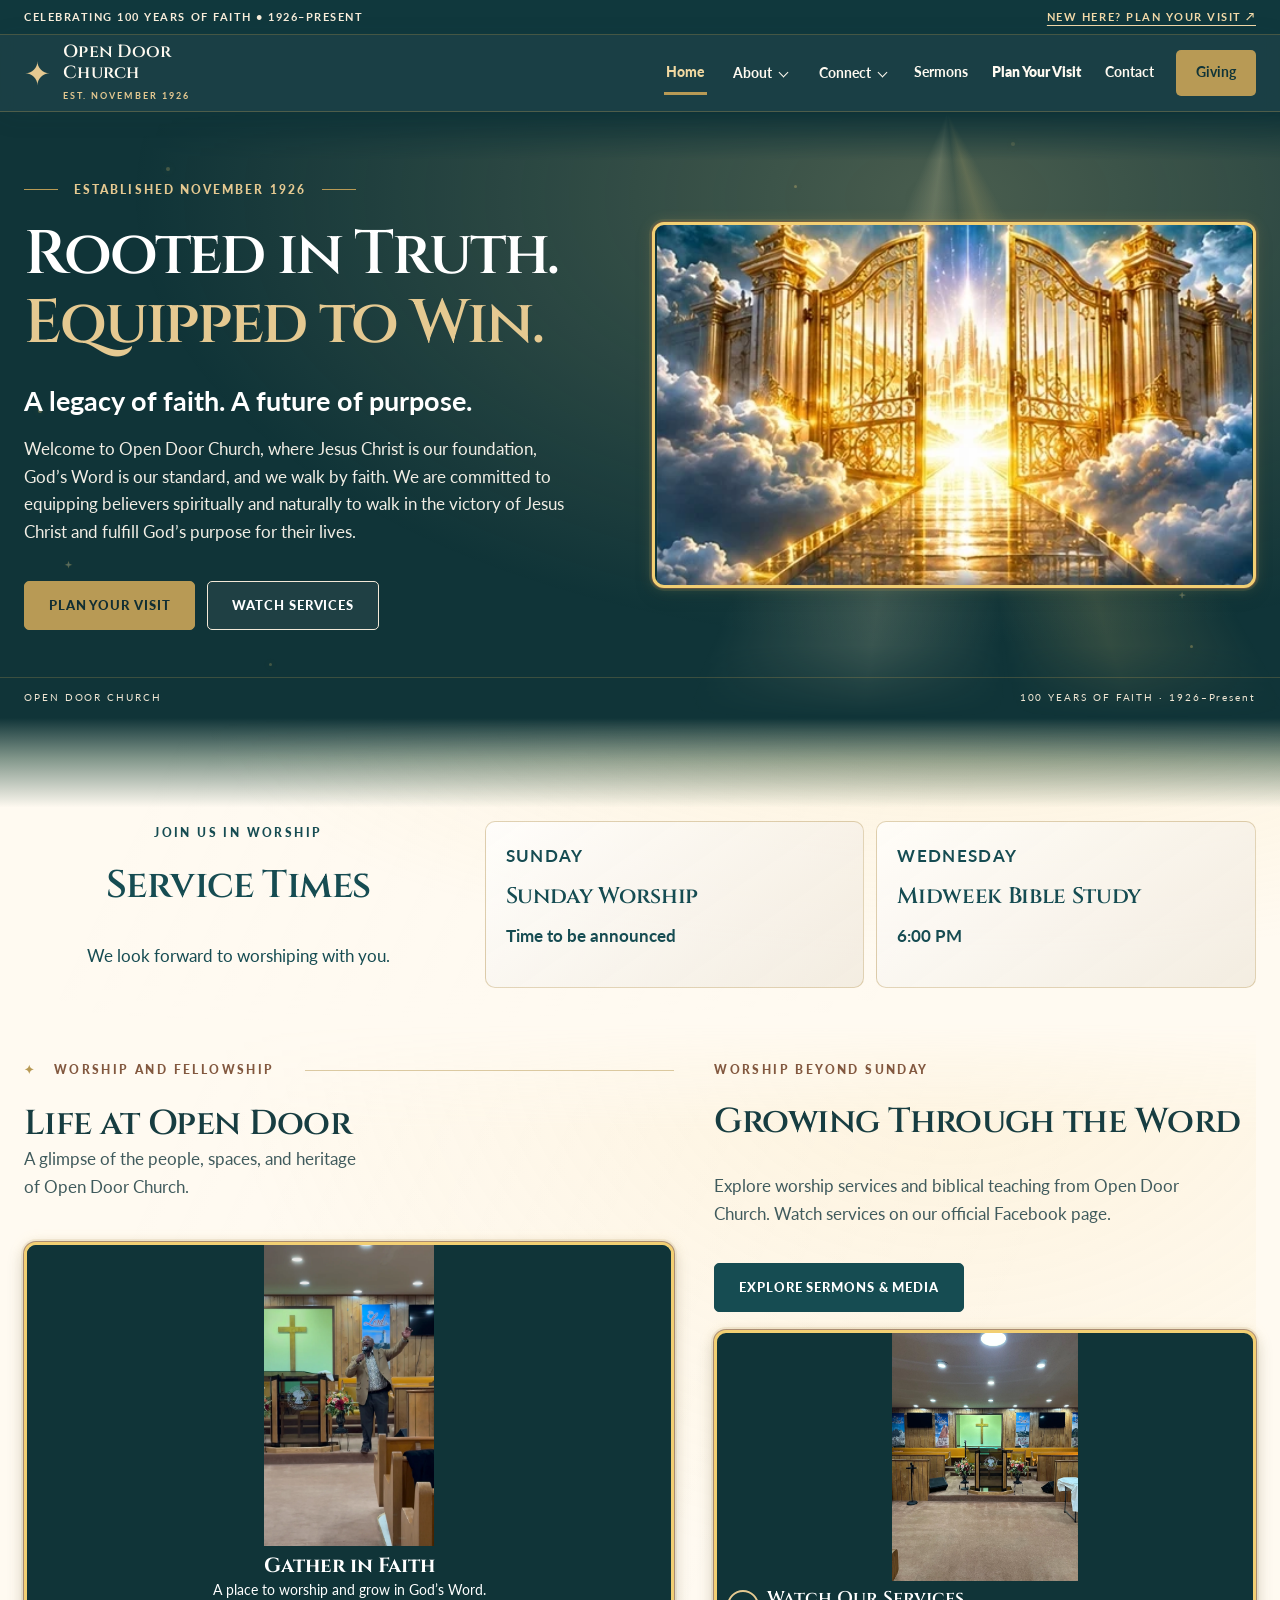
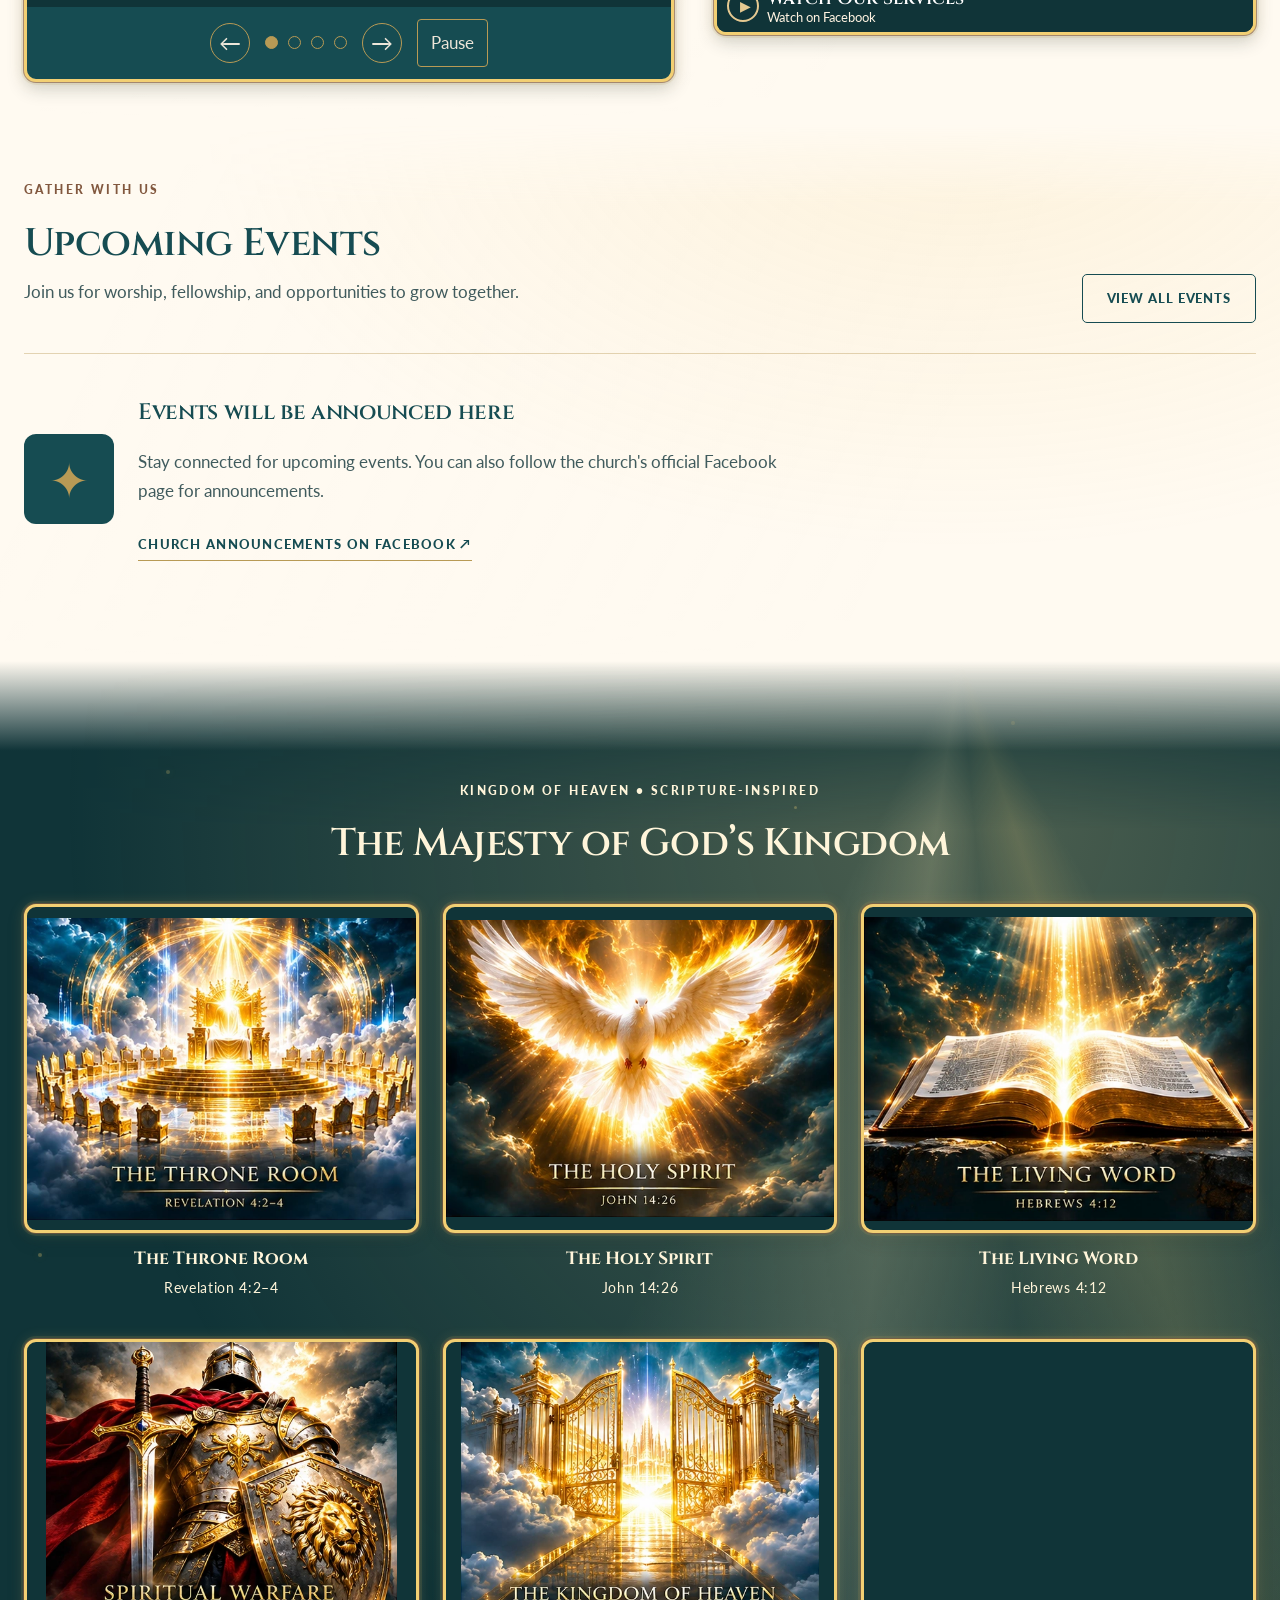
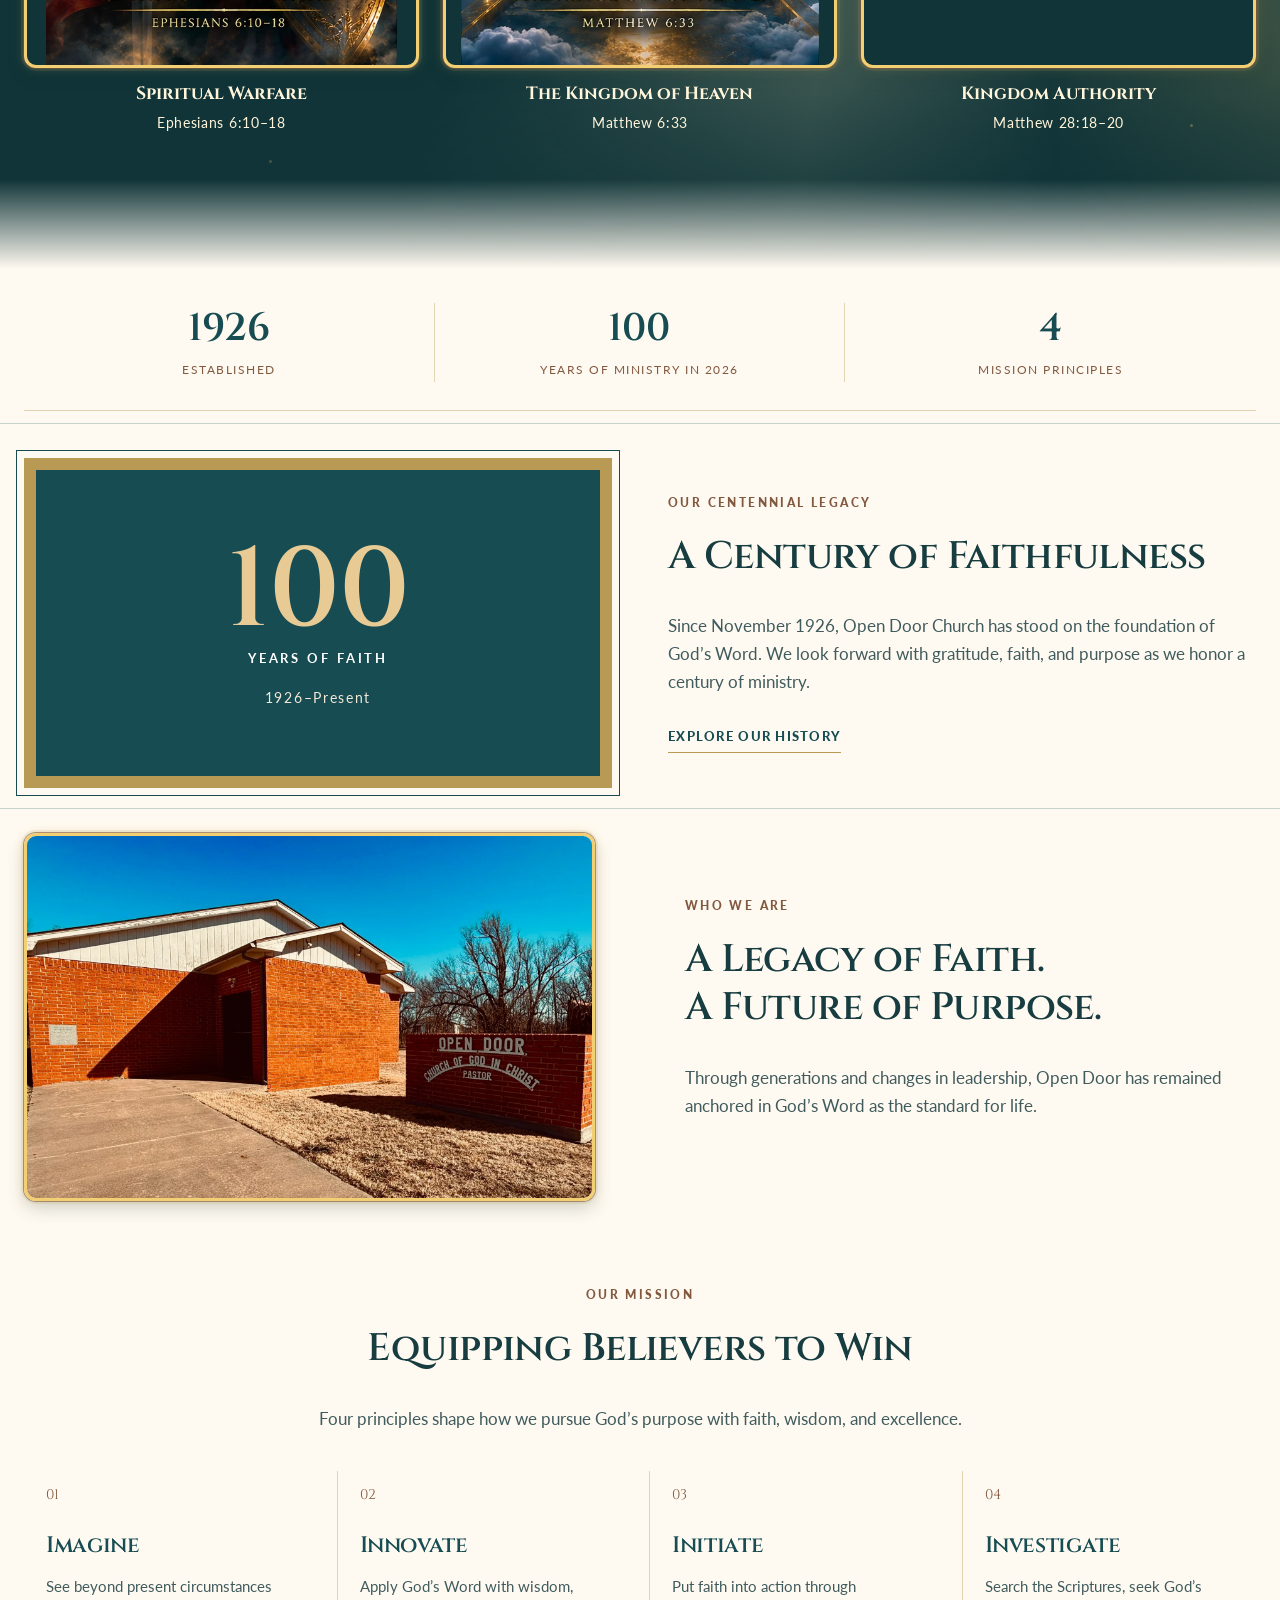
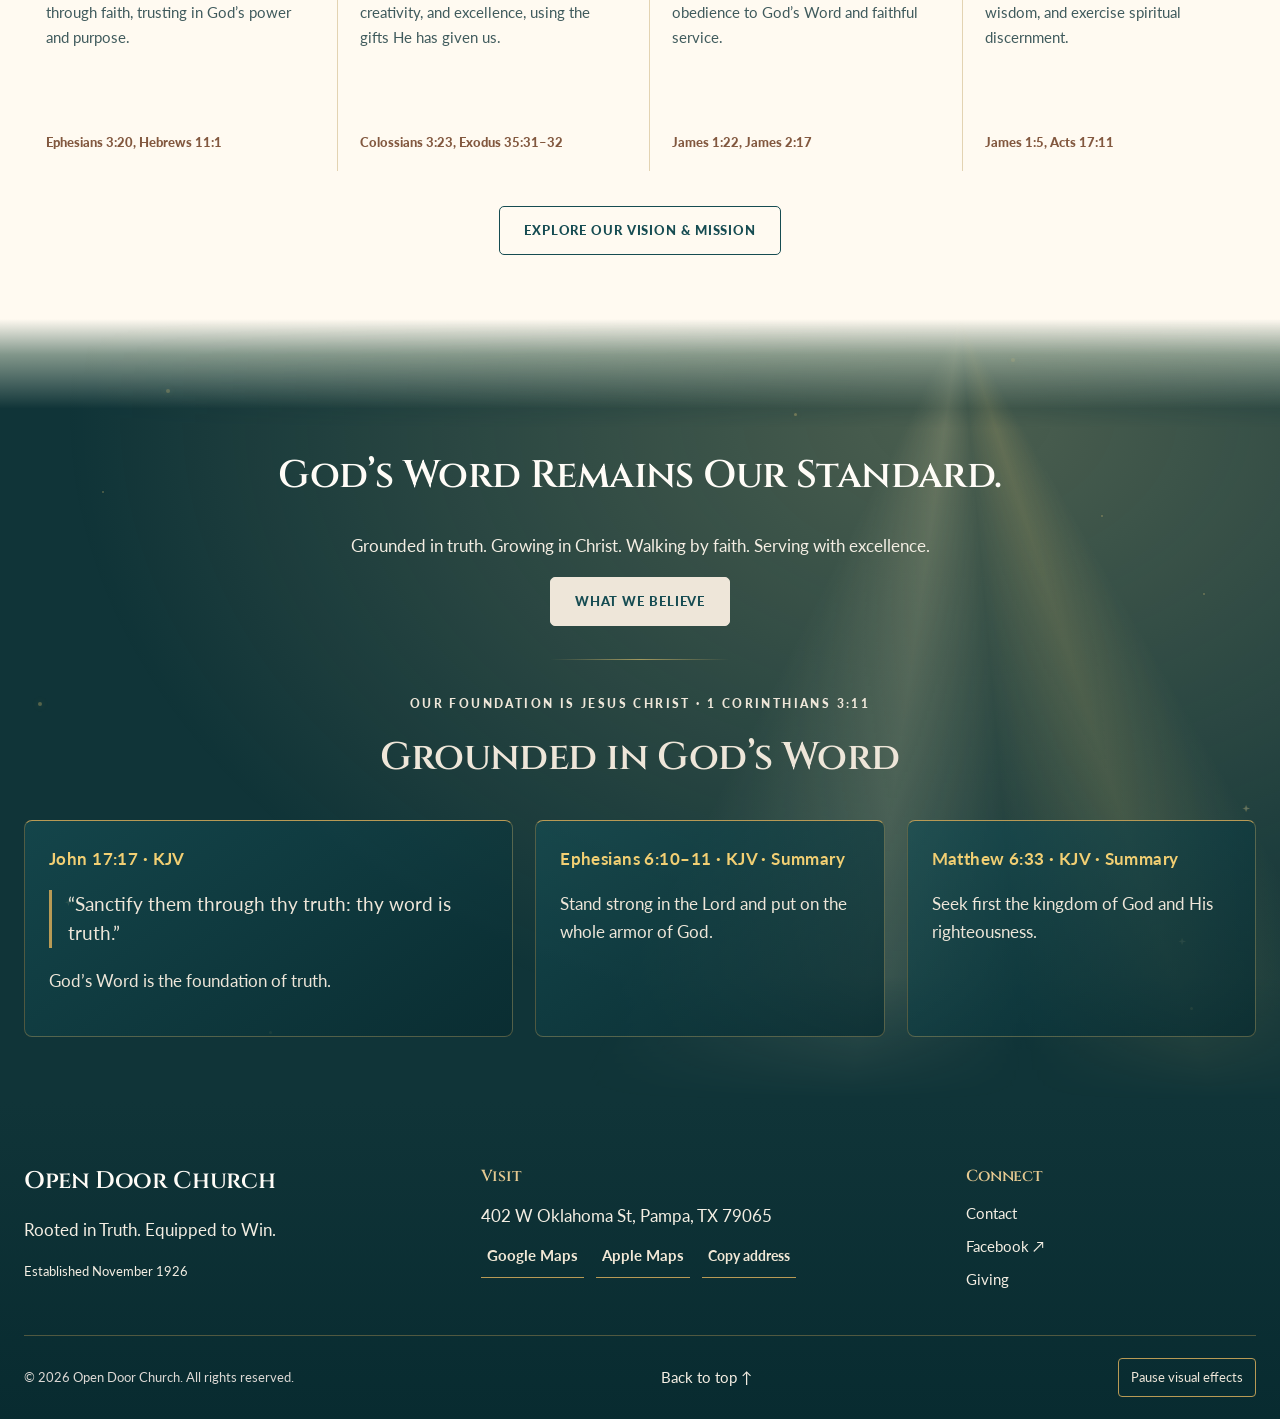
<file: index.html>
<!doctype html>
<html lang="en">
 <head>
  <meta charset="utf-8"/>
  <meta content="width=device-width, initial-scale=1" name="viewport"/>
  <meta content="#164C52" name="theme-color"/>
  <title>
   Open Door Church | Church in Pampa, TX
  </title>
  <meta content="Visit Open Door Church at 402 W Oklahoma St in Pampa, Texas. Discover our 100-year legacy, beliefs, sermons, and visitor information." name="description"/>
  <meta content="index,follow,max-image-preview:large" name="robots"/>
  <meta content="website" property="og:type"/>
  <meta content="Open Door Church" property="og:site_name"/>
  <meta content="Open Door Church | Church in Pampa, TX" property="og:title"/>
  <meta content="Visit Open Door Church at 402 W Oklahoma St in Pampa, Texas. Discover our 100-year legacy, beliefs, sermons, and visitor information." property="og:description"/>
  <meta content="summary_large_image" name="twitter:card"/>
  <meta content="Open Door Church | Church in Pampa, TX" name="twitter:title"/>
  <meta content="Visit Open Door Church at 402 W Oklahoma St in Pampa, Texas. Discover our 100-year legacy, beliefs, sermons, and visitor information." name="twitter:description"/>
  <link href="https://fonts.googleapis.com" rel="preconnect"/>
  <link crossorigin="" href="https://fonts.gstatic.com" rel="preconnect"/>
  <link href="https://fonts.googleapis.com/css2?family=Cinzel:wght@400;500;600;700&amp;family=Lato:wght@400;500;700;900&amp;display=swap" rel="stylesheet"/>
  <link href="assets/favicon.svg" rel="icon" type="image/svg+xml"/>
  <link href="styles.css?v=6ee22b2a82ac" rel="stylesheet"/>
  <script type="application/ld+json">
   {"@context":"https://schema.org","@type":"Church","name":"Open Door Church","description":"Christian church established in November 1926.","foundingDate":"1926-11","address":{"@type":"PostalAddress","streetAddress":"402 W Oklahoma St","addressLocality":"Pampa","addressRegion":"TX","postalCode":"79065","addressCountry":"US"},"hasMap":"https://www.google.com/maps/search/?api=1&query=402%20W%20Oklahoma%20St%2C%20Pampa%2C%20TX%2079065","sameAs":["https://www.facebook.com/share/1DZhR4D1Pu/?mibextid=wwXIfr"]}
  </script>
  <script defer="" src="email-config.js">
  </script>
  <script defer="" src="site-content.js?v=2e54995de87d">
  </script>
  <script defer="" src="script.js?v=31ba53c92083">
  </script>
  <script defer="" src="interactions.js?v=3701d005ebd1">
  </script>
 </head>
 <body>
  <a class="skip-link" href="#main">
   Skip to content
  </a>
  <div id="app">
   <div class="top-ribbon">
    <div class="container ribbon-inner">
     <span>
      Celebrating 100 years of faith • 1926–Present
     </span>
     <a class="" href="./visit/">
      New here? Plan your visit ↗
     </a>
    </div>
   </div>
   <header class="site-header">
    <div class="container header-inner">
     <a class="brand" href="./">
      <span aria-hidden="true" class="brand-mark">
       ✦
      </span>
      <span class="brand-name">
       Open Door
       <span>
        Church
       </span>
       <small>
        EST. NOVEMBER 1926
       </small>
      </span>
     </a>
     <button aria-controls="primary-nav" aria-expanded="false" aria-label="Open navigation" class="menu-toggle" type="button">
      <span>
      </span>
      <span>
      </span>
      <span>
      </span>
     </button>
     <nav aria-label="Main navigation" class="primary-nav" id="primary-nav">
      <a aria-current="page" class="active" href="./">
       Home
      </a>
      <details class="nav-group">
       <summary>
        About
       </summary>
       <div class="nav-dropdown">
        <a class="" href="./about/">
         About
        </a>
        <a class="" href="./beliefs/">
         Beliefs
        </a>
        <a class="" href="./vision/">
         Vision &amp; Mission
        </a>
       </div>
      </details>
      <details class="nav-group">
       <summary>
        Connect
       </summary>
       <div class="nav-dropdown">
        <a class="" href="./ministries/">
         Ministries
        </a>
        <a class="" href="./events/">
         Events
        </a>
       </div>
      </details>
      <a class="" href="./sermons/">
       Sermons
      </a>
      <a class="" href="./visit/">
       Plan Your Visit
      </a>
      <a class="" href="./contact/">
       Contact
      </a>
      <a class="nav-giving" href="./giving/">
       Giving
      </a>
     </nav>
    </div>
   </header>
   <main id="main" tabindex="-1">
    <section aria-labelledby="hero-title" class="cinematic-hero">
     <div aria-label="Scripture-inspired golden gates opening into radiant light" class="cinematic-hero-photo" role="img">
     </div>
     <div aria-hidden="true" class="cinematic-hero-light">
     </div>
     <div class="cinematic-hero-shade">
     </div>
     <div class="container cinematic-hero-content">
      <div class="cinematic-kicker">
       <span class="kicker-line">
       </span>
       ESTABLISHED NOVEMBER 1926
       <span class="kicker-line">
       </span>
      </div>
      <h1 id="hero-title">
       Rooted in Truth.
       <br/>
       <em>
        Equipped to Win.
       </em>
      </h1>
      <p class="cinematic-lead">
       A legacy of faith. A future of purpose.
      </p>
      <p class="cinematic-description">
       Welcome to Open Door Church, where Jesus Christ is our foundation, God’s Word is our standard, and we walk by faith. We are committed to equipping believers spiritually and naturally to walk in the victory of Jesus Christ and fulfill God’s purpose for their lives.
      </p>
      <div class="actions cinematic-actions">
       <a class="button button-brass" href="./visit/">
        Plan Your Visit
       </a>
       <a class="button button-ghost" href="./sermons/">
        Watch Services
       </a>
      </div>
     </div>
     <div class="cinematic-bottom">
      <span>
       OPEN DOOR CHURCH
      </span>
      <span>
       100 YEARS OF FAITH · 1926–Present
      </span>
     </div>
    </section>
    <section aria-labelledby="service-times-title" class="section service-times-section">
     <div class="container">
      <div class="service-times-heading">
       <p class="eyebrow">
        Join us in worship
       </p>
       <h2 id="service-times-title">
        Service Times
       </h2>
       <p>
        We look forward to worshiping with you.
       </p>
      </div>
      <div class="service-times-grid">
       <article class="service-time-card">
        <span class="service-time-day">
         Sunday
        </span>
        <h3>
         Sunday Worship
        </h3>
        <p class="service-time-value">
         Time to be announced
        </p>
       </article>
       <article class="service-time-card">
        <span class="service-time-day">
         Wednesday
        </span>
        <h3>
         Midweek Bible Study
        </h3>
        <p class="service-time-value">
         6:00 PM
        </p>
       </article>
      </div>
     </div>
    </section>
    <div class="home-group home-media">
     <section aria-labelledby="showcase-title" class="section showcase-section">
      <div class="container">
       <div class="section-topline">
        <p class="eyebrow">
         Worship and fellowship
        </p>
        <span class="fine-rule">
        </span>
       </div>
       <div class="section-heading-row">
        <h2 id="showcase-title">
         Life at Open Door
        </h2>
        <p>
         A glimpse of the people, spaces, and heritage of Open Door Church.
        </p>
       </div>
       <div aria-label="Church photographs" aria-roledescription="carousel" class="church-slideshow">
        <div class="slide-stage">
         <figure aria-hidden="false" class="church-slide is-active">
          <img alt="Church service at the pulpit" loading="eager" src="./assets/images/worship-hero.webp"/>
          <figcaption>
           <strong>
            Gather in Faith
           </strong>
           <span>
            A place to worship and grow in God’s Word.
           </span>
          </figcaption>
         </figure>
         <figure aria-hidden="true" class="church-slide">
          <img alt="Open Door Church sanctuary" loading="lazy" src="./assets/images/sanctuary.webp"/>
          <figcaption>
           <strong>
            A Place to Belong
           </strong>
           <span>
            Discover a welcoming place for worship and fellowship.
           </span>
          </figcaption>
         </figure>
         <figure aria-hidden="true" class="church-slide">
          <img alt="Exterior of Open Door Church" loading="lazy" src="./assets/images/church-exterior.webp"/>
          <figcaption>
           <strong>
            100 Years of Faith
           </strong>
           <span>
            Honoring our legacy since November 1926.
           </span>
          </figcaption>
         </figure>
         <figure aria-hidden="true" class="church-slide">
          <img alt="Open Door Church pulpit and cross" loading="lazy" src="./assets/images/pulpit.webp"/>
          <figcaption>
           <strong>
            Rooted in Truth
           </strong>
           <span>
            God’s Word remains our standard.
           </span>
          </figcaption>
         </figure>
        </div>
        <div class="slide-toolbar">
         <button aria-label="Previous photo" class="slide-arrow slide-prev" type="button">
          ←
         </button>
         <div aria-label="Choose a photo" class="slide-dots">
          <button aria-current="true" aria-label="Show photo 1" class="slide-dot is-active" data-slide="0" type="button">
          </button>
          <button aria-current="false" aria-label="Show photo 2" class="slide-dot" data-slide="1" type="button">
          </button>
          <button aria-current="false" aria-label="Show photo 3" class="slide-dot" data-slide="2" type="button">
          </button>
          <button aria-current="false" aria-label="Show photo 4" class="slide-dot" data-slide="3" type="button">
          </button>
         </div>
         <button aria-label="Next photo" class="slide-arrow slide-next" type="button">
          →
         </button>
         <button aria-label="Pause slideshow" class="slide-play" type="button">
          Pause
         </button>
        </div>
       </div>
      </div>
     </section>
     <section aria-labelledby="latest-title" class="section latest-message">
      <div class="container latest-message-layout">
       <div class="latest-message-copy">
        <p class="eyebrow">
         Worship beyond Sunday
        </p>
        <h2 id="latest-title">
         Growing Through the Word
        </h2>
        <p>
         Explore worship services and biblical teaching from Open Door Church. Watch services on our official Facebook page.
        </p>
        <a class="button button-primary" href="./sermons/">
         Explore Sermons &amp; Media
        </a>
       </div>
       <a aria-label="Watch Open Door Church services on Facebook (opens in a new tab)" class="latest-message-art" href="https://www.facebook.com/share/1DZhR4D1Pu/?mibextid=wwXIfr" rel="noopener noreferrer" style="display: block; text-decoration: none;" target="_blank">
        <img alt="Open Door Church pulpit and cross" loading="lazy" src="./assets/images/pulpit.webp"/>
        <div class="latest-message-art-overlay">
         <span aria-hidden="true" class="video-play-symbol">
          ▶
         </span>
         <strong>
          Watch Our Services
         </strong>
         <small>
          Watch on Facebook
         </small>
        </div>
       </a>
      </div>
     </section>
    </div>
    <section aria-labelledby="upcoming-events-title" class="section upcoming-events-section">
     <div class="container">
      <div class="upcoming-events-header">
       <div>
        <p class="eyebrow">
         Gather with us
        </p>
        <h2 id="upcoming-events-title">
         Upcoming Events
        </h2>
        <p>
         Join us for worship, fellowship, and opportunities to grow together.
        </p>
       </div>
       <a class="button button-outline" href="./events/">
        View All Events
       </a>
      </div>
      <div class="upcoming-events-empty">
       <div aria-hidden="true" class="upcoming-events-empty-icon">
        ✦
       </div>
       <div>
        <h3>
         Events will be announced here
        </h3>
        <p>
         Stay connected for upcoming events. You can also follow the church's official Facebook page for announcements.
        </p>
        <a class="text-link" href="https://www.facebook.com/share/1DZhR4D1Pu/?mibextid=wwXIfr" rel="noopener noreferrer" target="_blank">
         Church announcements on Facebook ↗
        </a>
       </div>
      </div>
     </div>
    </section>
    <section aria-labelledby="kingdom-gallery-title" class="section kingdom-gallery">
     <div class="container">
      <div class="kingdom-heading">
       <p class="eyebrow">
        Kingdom of Heaven • Scripture-inspired
       </p>
       <h2 id="kingdom-gallery-title">
        The Majesty of God’s Kingdom
       </h2>
      </div>
      <div class="kingdom-art-grid">
       <figure class="kingdom-art-card reveal-on-scroll">
        <a aria-label="Enlarge The Throne Room" class="art-expand" href="./assets/images/kingdom/set-1-throne-room-display.webp">
         <img alt="Scripture-inspired artwork: The Throne Room" decoding="async" height="429" loading="lazy" src="./assets/images/kingdom/set-1-throne-room-display.webp" width="551"/>
        </a>
        <figcaption>
         <strong>
          The Throne Room
         </strong>
         <small>
          Revelation 4:2–4
         </small>
        </figcaption>
       </figure>
       <figure class="kingdom-art-card reveal-on-scroll">
        <a aria-label="Enlarge The Holy Spirit" class="art-expand" href="./assets/images/kingdom/set-1-holy-spirit-display.webp">
         <img alt="Scripture-inspired artwork: The Holy Spirit" decoding="async" height="429" loading="lazy" src="./assets/images/kingdom/set-1-holy-spirit-display.webp" width="562"/>
        </a>
        <figcaption>
         <strong>
          The Holy Spirit
         </strong>
         <small>
          John 14:26
         </small>
        </figcaption>
       </figure>
       <figure class="kingdom-art-card reveal-on-scroll">
        <a aria-label="Enlarge The Living Word" class="art-expand" href="./assets/images/kingdom/set-1-living-word-display.webp">
         <img alt="Scripture-inspired artwork: The Living Word" decoding="async" height="429" loading="lazy" src="./assets/images/kingdom/set-1-living-word-display.webp" width="549"/>
        </a>
        <figcaption>
         <strong>
          The Living Word
         </strong>
         <small>
          Hebrews 4:12
         </small>
        </figcaption>
       </figure>
       <figure class="kingdom-art-card reveal-on-scroll">
        <a aria-label="Enlarge Spiritual Warfare" class="art-expand" href="./assets/images/kingdom/set-1-spiritual-warfare-display.webp">
         <img alt="Scripture-inspired artwork: Spiritual Warfare" decoding="async" height="507" loading="lazy" src="./assets/images/kingdom/set-1-spiritual-warfare-display.webp" width="551"/>
        </a>
        <figcaption>
         <strong>
          Spiritual Warfare
         </strong>
         <small>
          Ephesians 6:10–18
         </small>
        </figcaption>
       </figure>
       <figure class="kingdom-art-card reveal-on-scroll">
        <a aria-label="Enlarge The Kingdom of Heaven" class="art-expand" href="./assets/images/kingdom/set-1-kingdom-gates-display.webp">
         <img alt="Scripture-inspired artwork: The Kingdom of Heaven" decoding="async" height="507" loading="lazy" src="./assets/images/kingdom/set-1-kingdom-gates-display.webp" width="562"/>
        </a>
        <figcaption>
         <strong>
          The Kingdom of Heaven
         </strong>
         <small>
          Matthew 6:33
         </small>
        </figcaption>
       </figure>
       <figure class="kingdom-art-card reveal-on-scroll">
        <a aria-label="Enlarge Kingdom Authority" class="art-expand" href="./assets/images/kingdom/set-1-kingdom-authority-display.webp">
         <img alt="Scripture-inspired artwork: Kingdom Authority" decoding="async" height="507" loading="lazy" src="./assets/images/kingdom/set-1-kingdom-authority-display.webp" width="549"/>
        </a>
        <figcaption>
         <strong>
          Kingdom Authority
         </strong>
         <small>
          Matthew 28:18–20
         </small>
        </figcaption>
       </figure>
      </div>
     </div>
    </section>
    <div class="home-group home-heritage">
     <section class="heritage-band">
      <div class="container heritage-grid">
       <div>
        <strong>
         1926
        </strong>
        <span>
         Established
        </span>
       </div>
       <div>
        <strong>
         100
        </strong>
        <span>
         Years of ministry in 2026
        </span>
       </div>
       <div>
        <strong>
         4
        </strong>
        <span>
         Mission principles
        </span>
       </div>
      </div>
     </section>
     <section aria-labelledby="centennial-heading" class="section anniversary-feature">
      <div class="container anniversary-inner">
       <div aria-label="Celebrating 100 years, 1926 to 2026" class="anniversary-emblem">
        <strong>
         100
        </strong>
        <span>
         Years of Faith
        </span>
        <small>
         1926–Present
        </small>
       </div>
       <div>
        <p class="eyebrow">
         Our centennial legacy
        </p>
        <h2 id="centennial-heading">
         A Century of Faithfulness
        </h2>
        <p>
         Since November 1926, Open Door Church has stood on the foundation of God’s Word. We look forward with gratitude, faith, and purpose as we honor a century of ministry.
        </p>
        <a class="text-link" href="./about/">
         Explore Our History
        </a>
       </div>
      </div>
     </section>
     <section class="section container split-section">
      <div class="section-photo">
       <img alt="Exterior of Open Door Church with its brick sign" class="" decoding="async" loading="lazy" src="./assets/images/church-exterior.webp"/>
      </div>
      <div class="section-copy">
       <p class="eyebrow">
        Who we are
       </p>
       <h2>
        A Legacy of Faith.
        <br/>
        A Future of Purpose.
       </h2>
       <p>
        Through generations and changes in leadership, Open Door has remained anchored in God’s Word as the standard for life.
       </p>
      </div>
     </section>
    </div>
    <div class="home-group home-mission">
     <section class="section section-muted">
      <div class="container center-heading">
       <p class="eyebrow">
        Our mission
       </p>
       <h2>
        Equipping Believers to Win
       </h2>
       <p>
        Four principles shape how we pursue God’s purpose with faith, wisdom, and excellence.
       </p>
      </div>
      <div class="container mission-grid">
       <article class="mission-card">
        <span class="card-number">
         01
        </span>
        <h3>
         Imagine
        </h3>
        <p>
         See beyond present circumstances through faith, trusting in God’s power and purpose.
        </p>
        <span class="verse">
         Ephesians 3:20, Hebrews 11:1
        </span>
       </article>
       <article class="mission-card">
        <span class="card-number">
         02
        </span>
        <h3>
         Innovate
        </h3>
        <p>
         Apply God’s Word with wisdom, creativity, and excellence, using the gifts He has given us.
        </p>
        <span class="verse">
         Colossians 3:23, Exodus 35:31–32
        </span>
       </article>
       <article class="mission-card">
        <span class="card-number">
         03
        </span>
        <h3>
         Initiate
        </h3>
        <p>
         Put faith into action through obedience to God’s Word and faithful service.
        </p>
        <span class="verse">
         James 1:22, James 2:17
        </span>
       </article>
       <article class="mission-card">
        <span class="card-number">
         04
        </span>
        <h3>
         Investigate
        </h3>
        <p>
         Search the Scriptures, seek God’s wisdom, and exercise spiritual discernment.
        </p>
        <span class="verse">
         James 1:5, Acts 17:11
        </span>
       </article>
      </div>
      <div class="center-action">
       <a class="button button-outline" href="./vision/">
        Explore Our Vision &amp; Mission
       </a>
      </div>
     </section>
    </div>
    <div class="home-group home-foundation">
     <section class="section statement-section">
      <div class="container statement-inner">
       <h2>
        God’s Word Remains Our Standard.
       </h2>
       <p>
        Grounded in truth. Growing in Christ. Walking by faith. Serving with excellence.
       </p>
       <a class="button button-light" href="./beliefs/">
        What We Believe
       </a>
      </div>
     </section>
     <section aria-labelledby="scripture-home-title" class="section scripture-foundation-section">
      <div class="container">
       <div class="center-heading">
        <p class="eyebrow">
         Our Foundation Is Jesus Christ · 1 Corinthians 3:11
        </p>
        <h2 id="scripture-home-title">
         Grounded in God’s Word
        </h2>
       </div>
       <div class="scripture-foundation-grid">
        <article class="scripture-foundation-card">
         <p class="scripture-reference">
          John 17:17 · KJV
         </p>
         <blockquote>
          <p>
           “Sanctify them through thy truth: thy word is truth.”
          </p>
         </blockquote>
         <p>
          God’s Word is the foundation of truth.
         </p>
        </article>
        <article class="scripture-foundation-card">
         <p class="scripture-reference">
          Ephesians 6:10–11 · KJV · Summary
         </p>
         <p>
          Stand strong in the Lord and put on the whole armor of God.
         </p>
        </article>
        <article class="scripture-foundation-card">
         <p class="scripture-reference">
          Matthew 6:33 · KJV · Summary
         </p>
         <p>
          Seek first the kingdom of God and His righteousness.
         </p>
        </article>
       </div>
      </div>
     </section>
    </div>
   </main>
   <footer class="site-footer">
    <div class="container footer-grid">
     <div>
      <h2>
       Open Door Church
      </h2>
      <p>
       Rooted in Truth. Equipped to Win.
      </p>
      <p class="footer-small">
       Established November 1926
      </p>
     </div>
     <div>
      <h3>
       Visit
      </h3>
      <p>
       402 W Oklahoma St, Pampa, TX 79065
       <br/>
       <span class="direction-options">
        <a aria-label="Get directions using Google Maps" class="direction-link" href="https://www.google.com/maps/dir/?api=1&amp;destination=402%20W%20Oklahoma%20St%2C%20Pampa%2C%20TX%2079065" rel="noopener noreferrer" target="_blank">
         Google Maps
        </a>
        <a aria-label="Get directions using Apple Maps" class="direction-link" href="https://maps.apple.com/directions?destination=402%20W%20Oklahoma%20St%2C%20Pampa%2C%20TX%2079065&amp;mode=driving" rel="noopener noreferrer" target="_blank">
         Apple Maps
        </a>
        <button class="copy-address" data-added-map-copy="" hidden="" type="button">
         Copy address
        </button>
        <span aria-live="polite" class="copy-status" data-added-map-copy="" role="status">
        </span>
       </span>
      </p>
     </div>
     <div>
      <h3>
       Connect
      </h3>
      <a class="" href="./contact/">
       Contact
      </a>
      <a aria-label="Open Door Church official Facebook page" href="https://www.facebook.com/share/1DZhR4D1Pu/?mibextid=wwXIfr" rel="noopener noreferrer" target="_blank">
       Facebook ↗
      </a>
      <a class="" href="./giving/">
       Giving
      </a>
     </div>
    </div>
    <div class="container footer-bottom">
     <span>
      © 2026 Open Door Church. All rights reserved.
     </span>
     <a class="back-to-top" href="#main">
      Back to top ↑
     </a>
    </div>
   </footer>
  </div>
 </body>
</html>
</file>
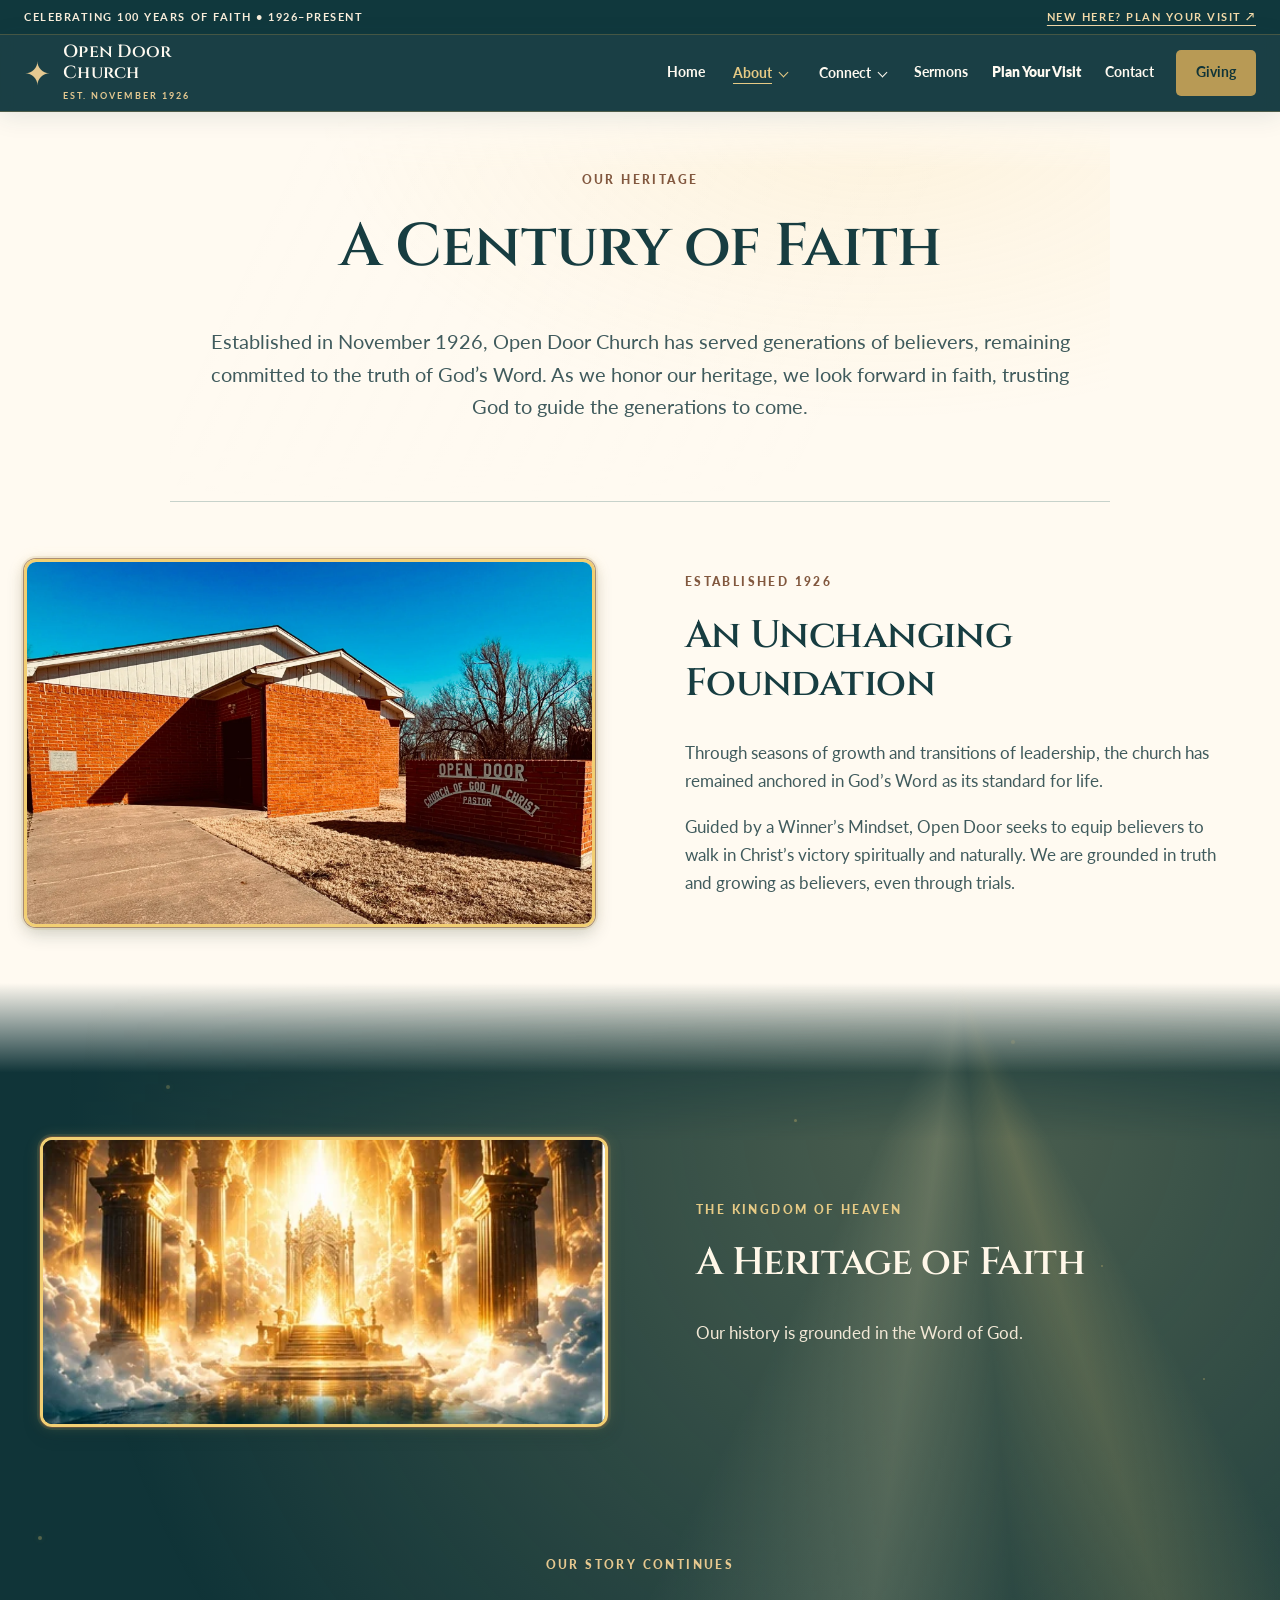
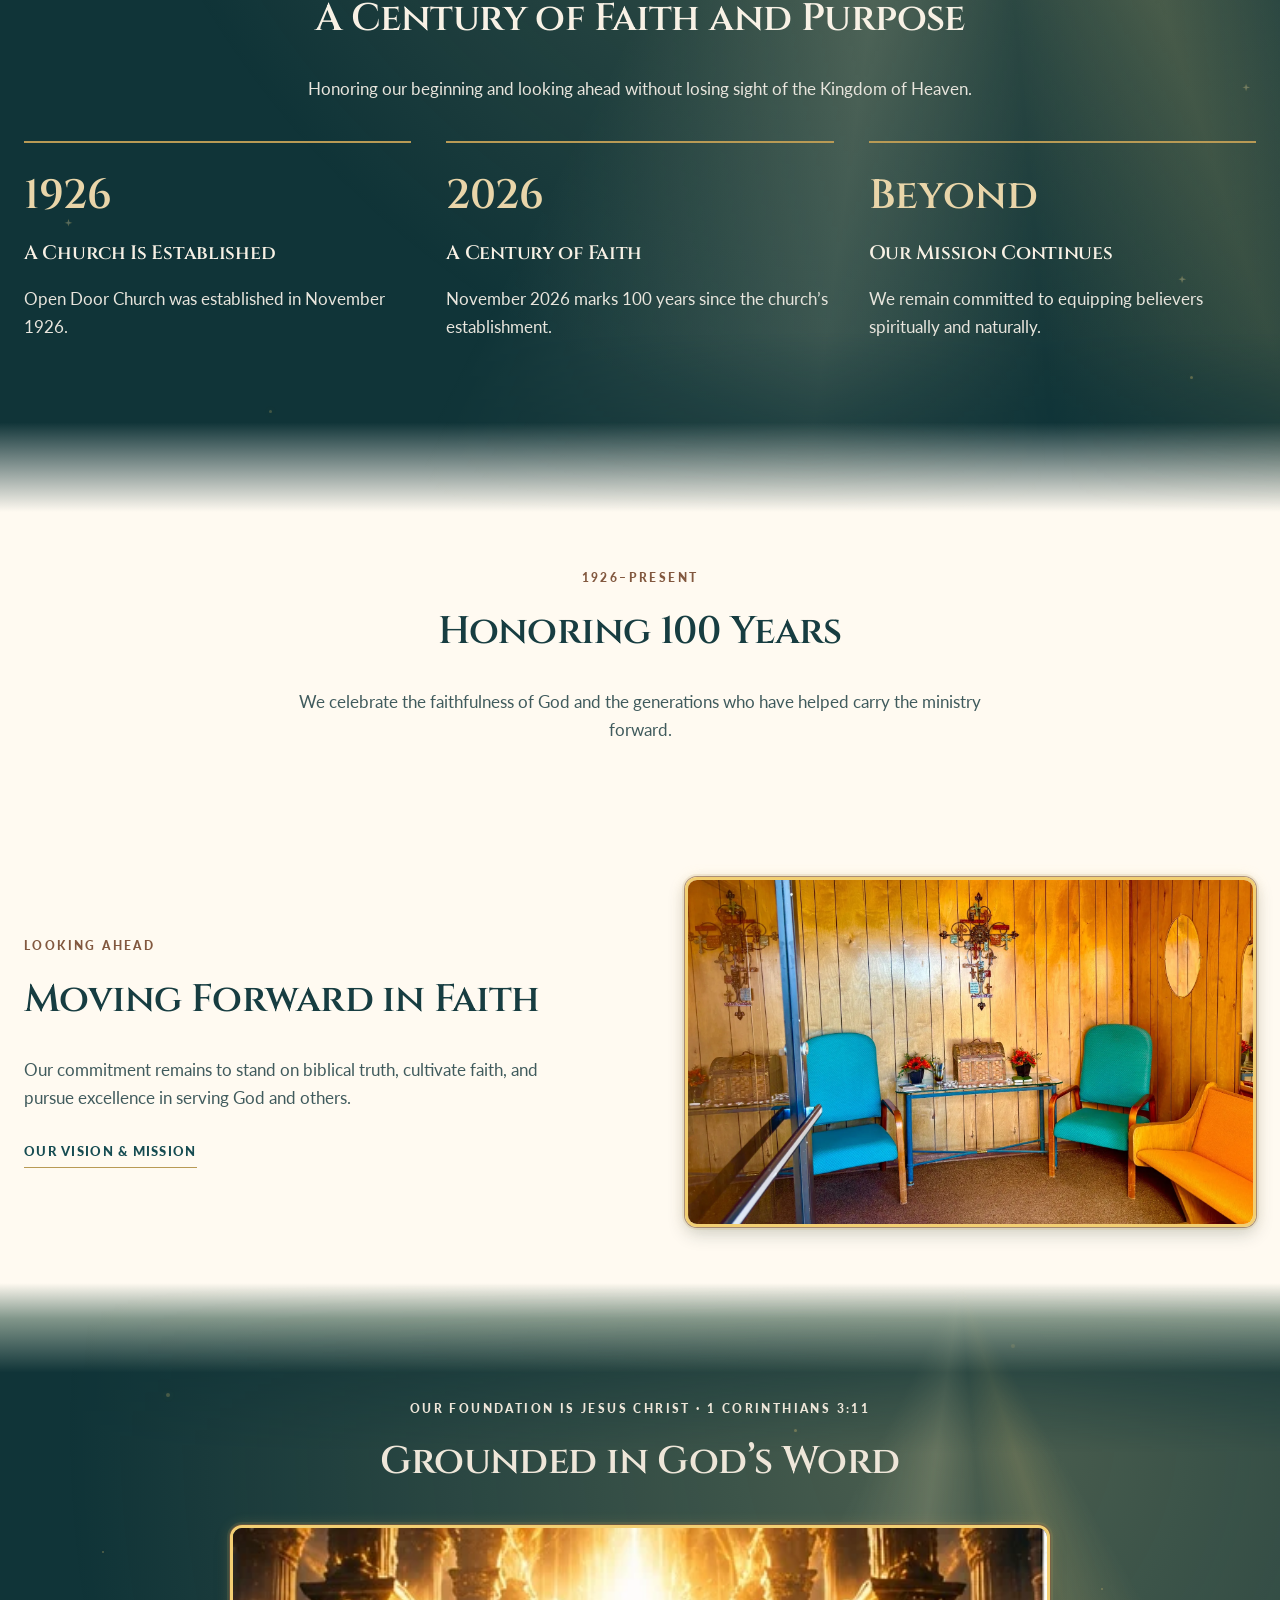
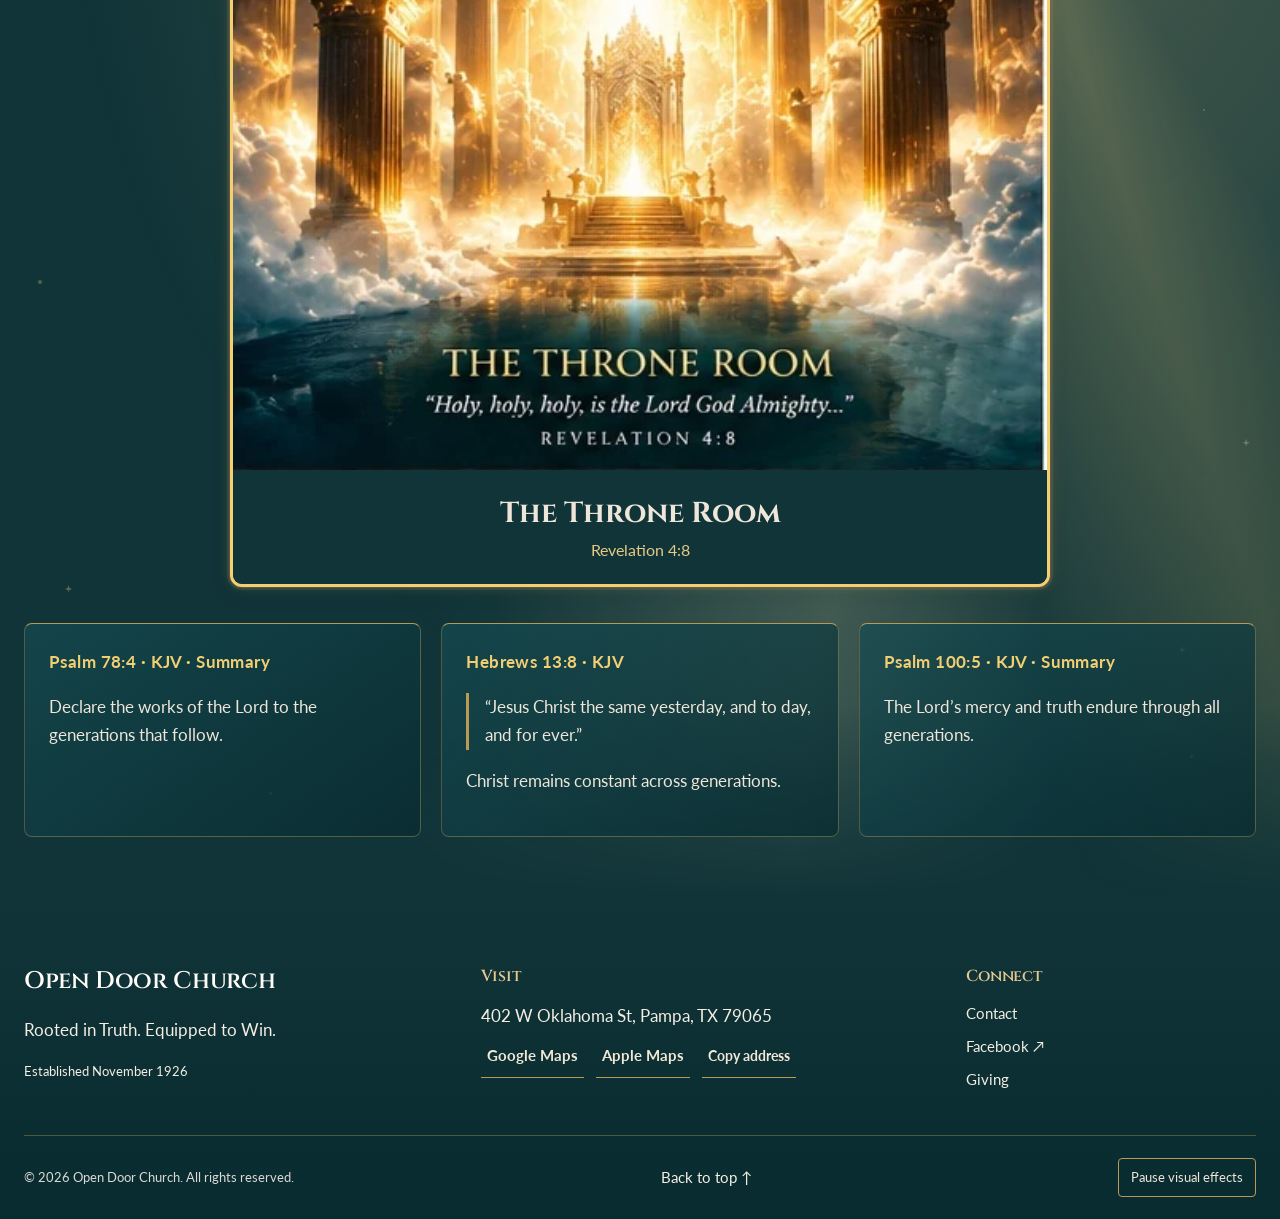
<file: about/index.html>
<!doctype html>
<html lang="en">
 <head>
  <meta charset="utf-8"/>
  <meta content="width=device-width, initial-scale=1" name="viewport"/>
  <meta content="#164C52" name="theme-color"/>
  <title>
   Our Story &amp; 100-Year Legacy | Open Door Church
  </title>
  <meta content="Learn about Open Door Church, established in November 1926, and the legacy of faith guiding our church into its second century." name="description"/>
  <meta content="index,follow,max-image-preview:large" name="robots"/>
  <meta content="website" property="og:type"/>
  <meta content="Open Door Church" property="og:site_name"/>
  <meta content="Our Story &amp; 100-Year Legacy | Open Door Church" property="og:title"/>
  <meta content="Learn about Open Door Church, established in November 1926, and the legacy of faith guiding our church into its second century." property="og:description"/>
  <meta content="summary_large_image" name="twitter:card"/>
  <meta content="Our Story &amp; 100-Year Legacy | Open Door Church" name="twitter:title"/>
  <meta content="Learn about Open Door Church, established in November 1926, and the legacy of faith guiding our church into its second century." name="twitter:description"/>
  <link href="https://fonts.googleapis.com" rel="preconnect"/>
  <link crossorigin="" href="https://fonts.gstatic.com" rel="preconnect"/>
  <link href="https://fonts.googleapis.com/css2?family=Cinzel:wght@400;500;600;700&amp;family=Lato:wght@400;500;700;900&amp;display=swap" rel="stylesheet"/>
  <link href="../assets/favicon.svg" rel="icon" type="image/svg+xml"/>
  <link href="../styles.css?v=6ee22b2a82ac" rel="stylesheet"/>
  <script type="application/ld+json">
   {"@context":"https://schema.org","@type":"Church","name":"Open Door Church","description":"Christian church established in November 1926.","foundingDate":"1926-11","address":{"@type":"PostalAddress","streetAddress":"402 W Oklahoma St","addressLocality":"Pampa","addressRegion":"TX","postalCode":"79065","addressCountry":"US"},"hasMap":"https://www.google.com/maps/search/?api=1&query=402%20W%20Oklahoma%20St%2C%20Pampa%2C%20TX%2079065","sameAs":["https://www.facebook.com/share/1DZhR4D1Pu/?mibextid=wwXIfr"]}
  </script>
  <script defer="" src="../email-config.js">
  </script>
  <script defer="" src="../site-content.js?v=2e54995de87d">
  </script>
  <script defer="" src="../script.js?v=31ba53c92083">
  </script>
  <script defer="" src="../interactions.js?v=3701d005ebd1">
  </script>
 </head>
 <body>
  <a class="skip-link" href="#main">
   Skip to content
  </a>
  <div id="app">
   <div class="top-ribbon">
    <div class="container ribbon-inner">
     <span>
      Celebrating 100 years of faith • 1926–Present
     </span>
     <a class="" href="../visit/">
      New here? Plan your visit ↗
     </a>
    </div>
   </div>
   <header class="site-header">
    <div class="container header-inner">
     <a class="brand" href="../">
      <span aria-hidden="true" class="brand-mark">
       ✦
      </span>
      <span class="brand-name">
       Open Door
       <span>
        Church
       </span>
       <small>
        EST. NOVEMBER 1926
       </small>
      </span>
     </a>
     <button aria-controls="primary-nav" aria-expanded="false" aria-label="Open navigation" class="menu-toggle" type="button">
      <span>
      </span>
      <span>
      </span>
      <span>
      </span>
     </button>
     <nav aria-label="Main navigation" class="primary-nav" id="primary-nav">
      <a class="" href="../">
       Home
      </a>
      <details class="nav-group">
       <summary class="active">
        About
       </summary>
       <div class="nav-dropdown">
        <a aria-current="page" class="active" href="../about/">
         About
        </a>
        <a class="" href="../beliefs/">
         Beliefs
        </a>
        <a class="" href="../vision/">
         Vision &amp; Mission
        </a>
       </div>
      </details>
      <details class="nav-group">
       <summary>
        Connect
       </summary>
       <div class="nav-dropdown">
        <a class="" href="../ministries/">
         Ministries
        </a>
        <a class="" href="../events/">
         Events
        </a>
       </div>
      </details>
      <a class="" href="../sermons/">
       Sermons
      </a>
      <a class="" href="../visit/">
       Plan Your Visit
      </a>
      <a class="" href="../contact/">
       Contact
      </a>
      <a class="nav-giving" href="../giving/">
       Giving
      </a>
     </nav>
    </div>
   </header>
   <main id="main" tabindex="-1">
    <div class="page-intro container">
     <p class="eyebrow">
      Our heritage
     </p>
     <h1>
      A Century of Faith
     </h1>
     <p class="lead">
      Established in November 1926, Open Door Church has served generations of believers, remaining committed to the truth of God’s Word. As we honor our heritage, we look forward in faith, trusting God to guide the generations to come.
     </p>
    </div>
    <section class="section container split-section">
     <div class="section-photo">
      <img alt="Open Door Church exterior and entrance" class="" decoding="async" loading="lazy" src="../assets/images/church-exterior.webp"/>
     </div>
     <div class="section-copy">
      <p class="eyebrow">
       Established 1926
      </p>
      <h2>
       An Unchanging Foundation
      </h2>
      <p>
       Through seasons of growth and transitions of leadership, the church has remained anchored in God’s Word as its standard for life.
      </p>
      <p>
       Guided by a Winner’s Mindset, Open Door seeks to equip believers to walk in Christ’s victory spiritually and naturally. We are grounded in truth and growing as believers, even through trials.
      </p>
     </div>
    </section>
    <div class="heritage-flow">
     <section aria-label="A Heritage of Faith" class="kingdom-banner reveal-on-scroll">
      <img alt="" decoding="async" loading="lazy" src="../assets/images/kingdom/set-2-throne-room-scene.webp"/>
      <div class="container kingdom-banner-content kingdom-glass">
       <p class="eyebrow">
        The Kingdom of Heaven
       </p>
       <h2>
        A Heritage of Faith
       </h2>
       <p>
        Our history is grounded in the Word of God.
       </p>
      </div>
     </section>
     <section class="section timeline-section">
      <div class="container">
       <div class="center-heading">
        <p class="eyebrow">
         Our story continues
        </p>
        <h2>
         A Century of Faith and Purpose
        </h2>
        <p>
         Honoring our beginning and looking ahead without losing sight of the Kingdom of Heaven.
        </p>
       </div>
       <div class="timeline-grid">
        <article>
         <span class="timeline-year">
          1926
         </span>
         <h3>
          A Church Is Established
         </h3>
         <p>
          Open Door Church was established in November 1926.
         </p>
        </article>
        <article>
         <span class="timeline-year">
          2026
         </span>
         <h3>
          A Century of Faith
         </h3>
         <p>
          November 2026 marks 100 years since the church’s establishment.
         </p>
        </article>
        <article>
         <span class="timeline-year">
          Beyond
         </span>
         <h3>
          Our Mission Continues
         </h3>
         <p>
          We remain committed to equipping believers spiritually and naturally.
         </p>
        </article>
       </div>
      </div>
     </section>
    </div>
    <div class="refined-group about-next">
     <section class="section section-muted">
      <div class="container center-heading">
       <p class="eyebrow">
        1926–Present
       </p>
       <h2>
        Honoring 100 Years
       </h2>
       <p>
        We celebrate the faithfulness of God and the generations who have helped carry the ministry forward.
       </p>
      </div>
     </section>
     <section class="section container split-section reverse">
      <div class="section-photo">
       <img alt="Open Door Church welcome area with chairs and wall decorations" class="" decoding="async" loading="lazy" src="../assets/images/welcome-area.webp"/>
      </div>
      <div class="section-copy">
       <p class="eyebrow">
        Looking ahead
       </p>
       <h2>
        Moving Forward in Faith
       </h2>
       <p>
        Our commitment remains to stand on biblical truth, cultivate faith, and pursue excellence in serving God and others.
       </p>
       <a class="text-link" href="../vision/">
        Our Vision &amp; Mission
       </a>
      </div>
     </section>
    </div>
    <section aria-labelledby="scripture-about-title" class="section scripture-foundation-section">
     <div class="container">
      <div class="center-heading">
       <p class="eyebrow">
        Our Foundation Is Jesus Christ · 1 Corinthians 3:11
       </p>
       <h2 id="scripture-about-title">
        Grounded in God’s Word
       </h2>
      </div>
      <div class="kingdom-page-art">
       <figure class="kingdom-page-art-frame">
        <img alt="The Throne Room" decoding="async" loading="lazy" src="../assets/images/kingdom/set-2-throne-room.webp"/>
        <figcaption>
         <strong>
          The Throne Room
         </strong>
         <small>
          Revelation 4:8
         </small>
        </figcaption>
       </figure>
      </div>
      <div class="scripture-foundation-grid">
       <article class="scripture-foundation-card">
        <p class="scripture-reference">
         Psalm 78:4 · KJV · Summary
        </p>
        <p>
         Declare the works of the Lord to the generations that follow.
        </p>
       </article>
       <article class="scripture-foundation-card">
        <p class="scripture-reference">
         Hebrews 13:8 · KJV
        </p>
        <blockquote>
         <p>
          “Jesus Christ the same yesterday, and to day, and for ever.”
         </p>
        </blockquote>
        <p>
         Christ remains constant across generations.
        </p>
       </article>
       <article class="scripture-foundation-card">
        <p class="scripture-reference">
         Psalm 100:5 · KJV · Summary
        </p>
        <p>
         The Lord’s mercy and truth endure through all generations.
        </p>
       </article>
      </div>
     </div>
    </section>
   </main>
   <footer class="site-footer">
    <div class="container footer-grid">
     <div>
      <h2>
       Open Door Church
      </h2>
      <p>
       Rooted in Truth. Equipped to Win.
      </p>
      <p class="footer-small">
       Established November 1926
      </p>
     </div>
     <div>
      <h3>
       Visit
      </h3>
      <p>
       402 W Oklahoma St, Pampa, TX 79065
       <br/>
       <span class="direction-options">
        <a aria-label="Get directions using Google Maps" class="direction-link" href="https://www.google.com/maps/dir/?api=1&amp;destination=402%20W%20Oklahoma%20St%2C%20Pampa%2C%20TX%2079065" rel="noopener noreferrer" target="_blank">
         Google Maps
        </a>
        <a aria-label="Get directions using Apple Maps" class="direction-link" href="https://maps.apple.com/directions?destination=402%20W%20Oklahoma%20St%2C%20Pampa%2C%20TX%2079065&amp;mode=driving" rel="noopener noreferrer" target="_blank">
         Apple Maps
        </a>
        <button class="copy-address" data-added-map-copy="" hidden="" type="button">
         Copy address
        </button>
        <span aria-live="polite" class="copy-status" data-added-map-copy="" role="status">
        </span>
       </span>
      </p>
     </div>
     <div>
      <h3>
       Connect
      </h3>
      <a class="" href="../contact/">
       Contact
      </a>
      <a aria-label="Open Door Church official Facebook page" href="https://www.facebook.com/share/1DZhR4D1Pu/?mibextid=wwXIfr" rel="noopener noreferrer" target="_blank">
       Facebook ↗
      </a>
      <a class="" href="../giving/">
       Giving
      </a>
     </div>
    </div>
    <div class="container footer-bottom">
     <span>
      © 2026 Open Door Church. All rights reserved.
     </span>
     <a class="back-to-top" href="#main">
      Back to top ↑
     </a>
    </div>
   </footer>
  </div>
 </body>
</html>
</file>
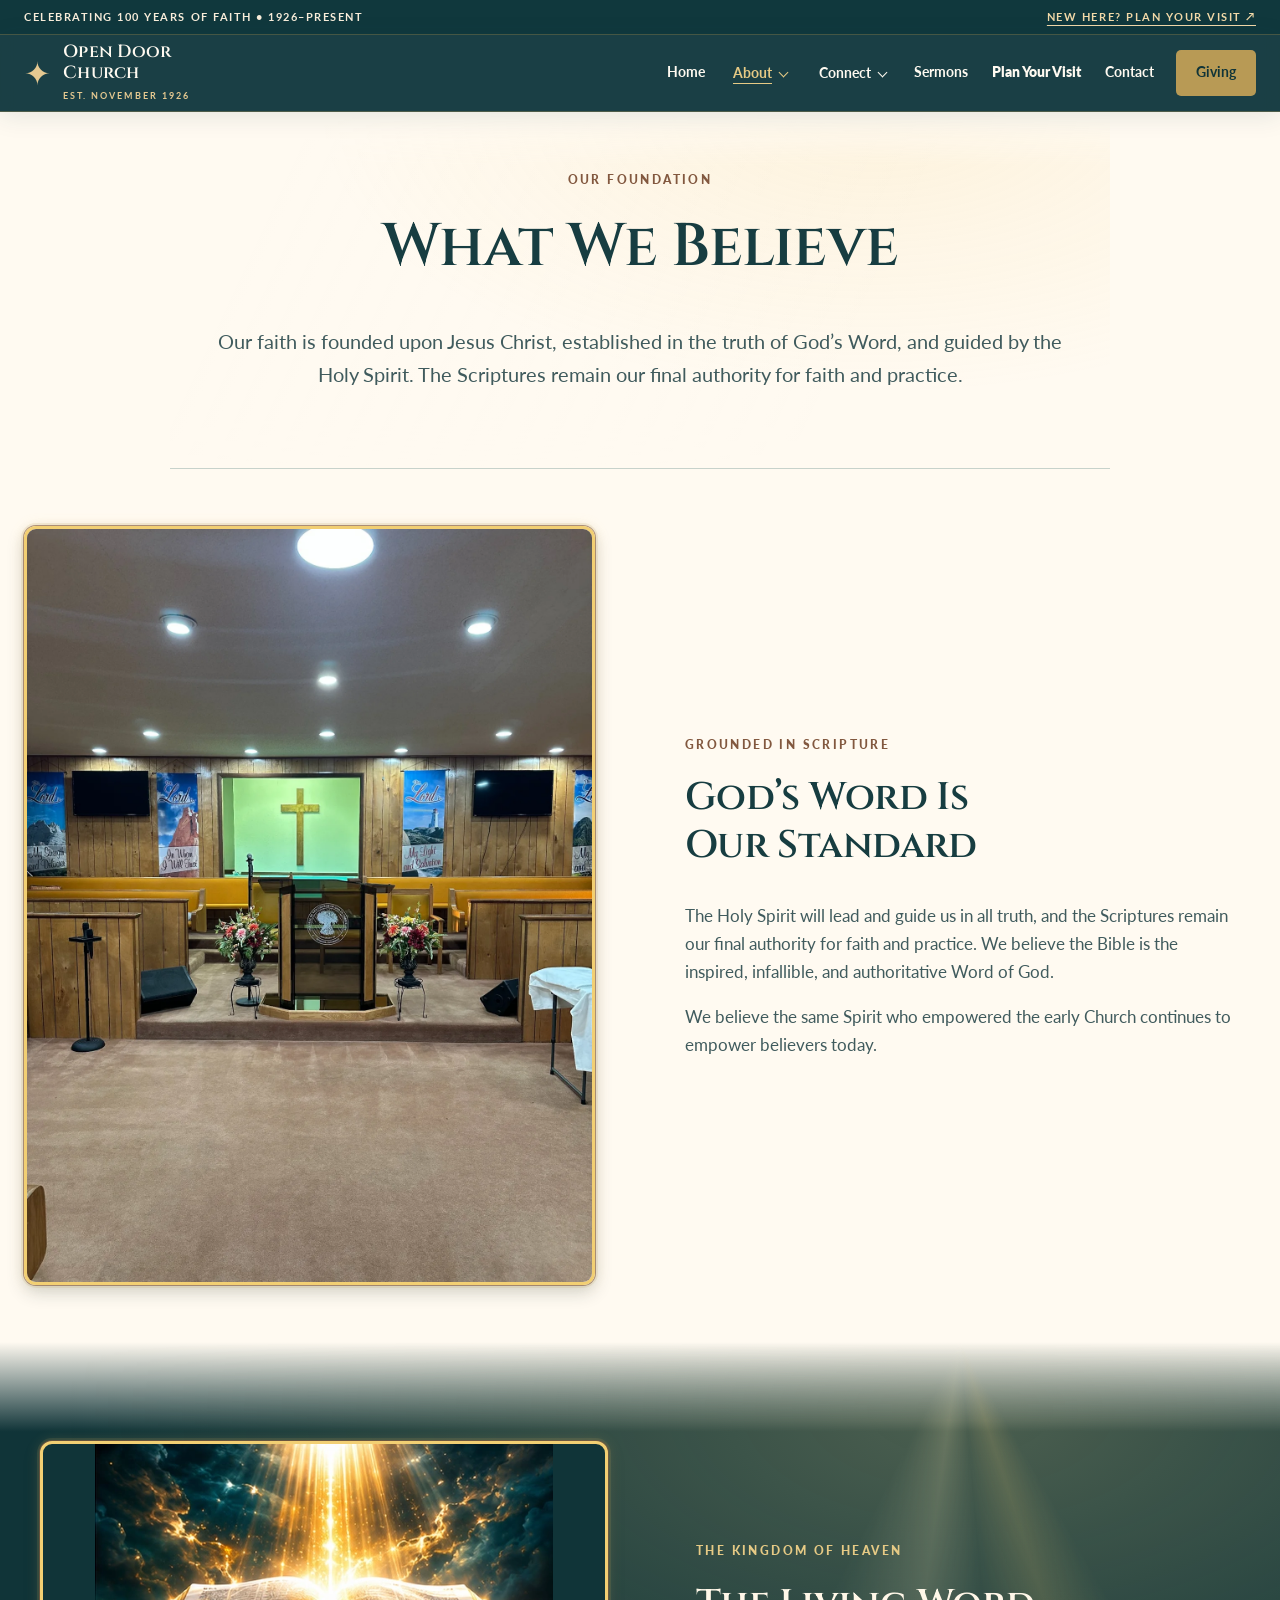
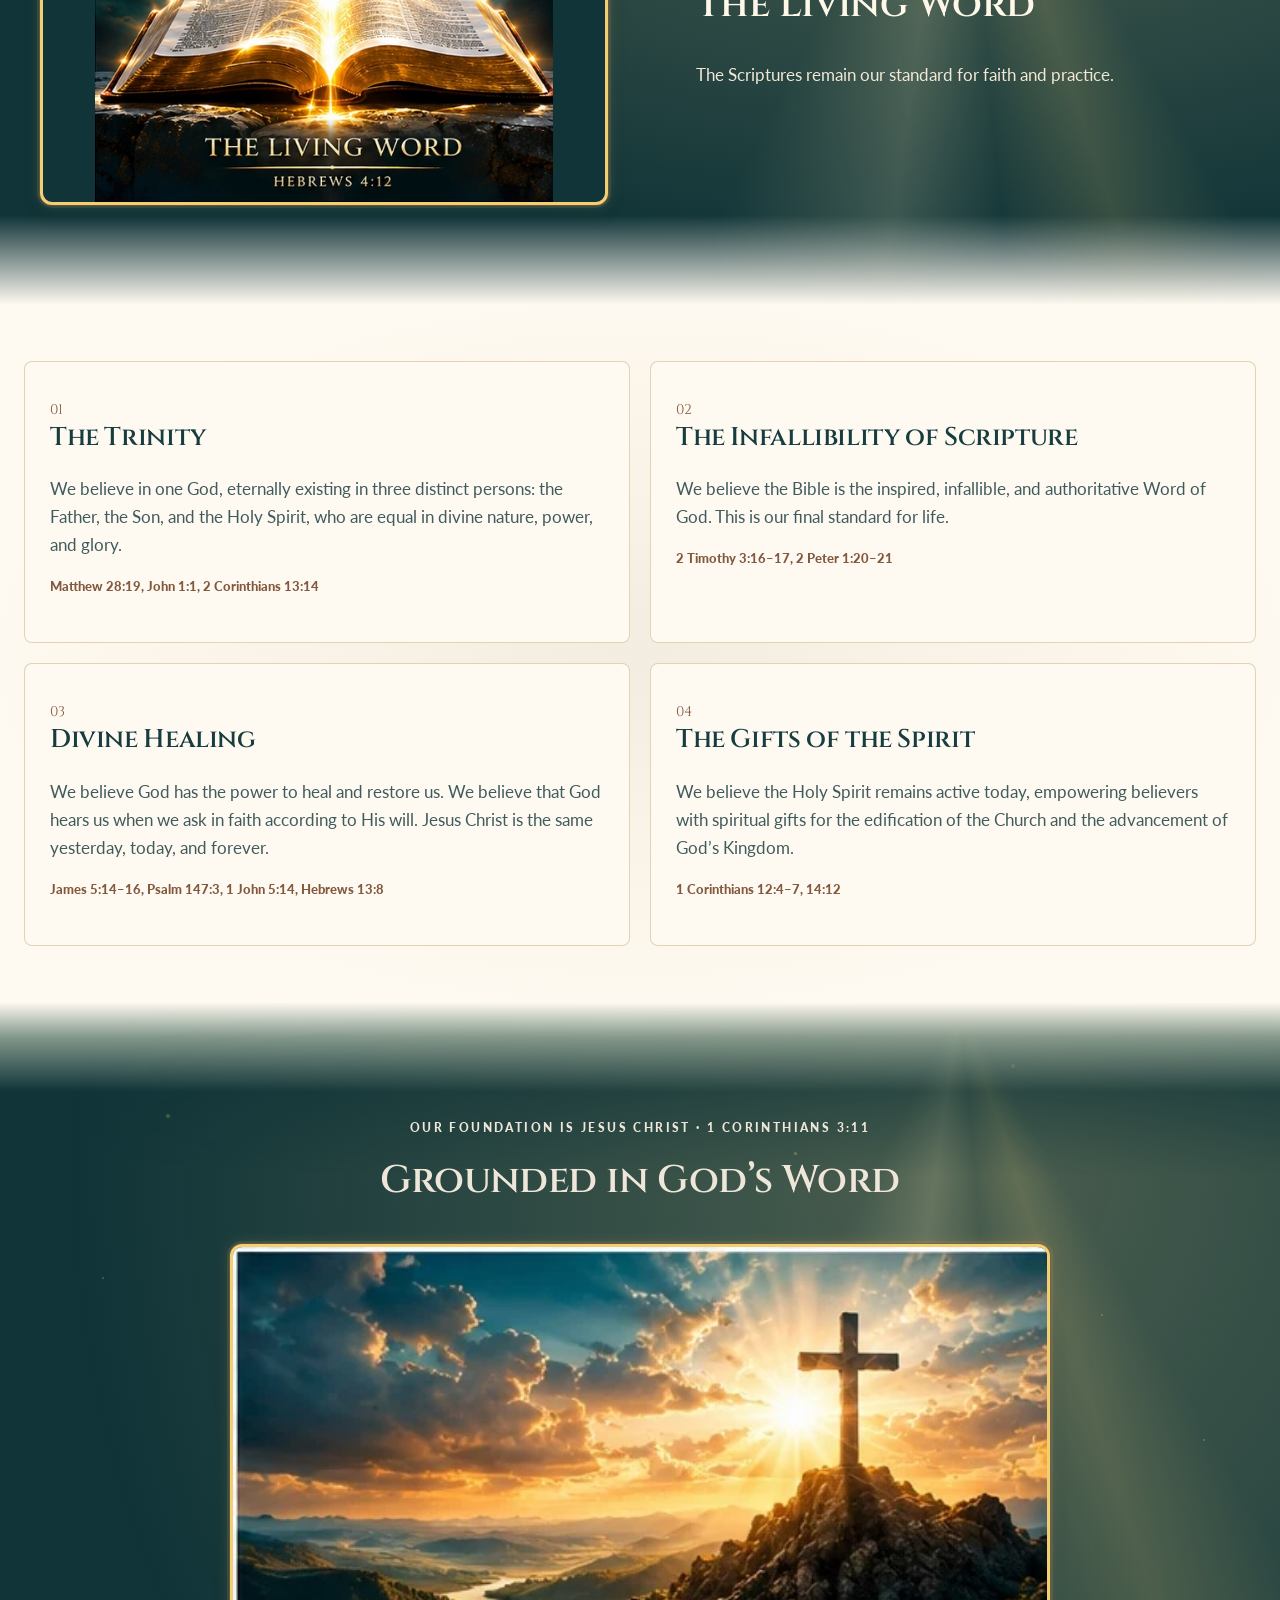
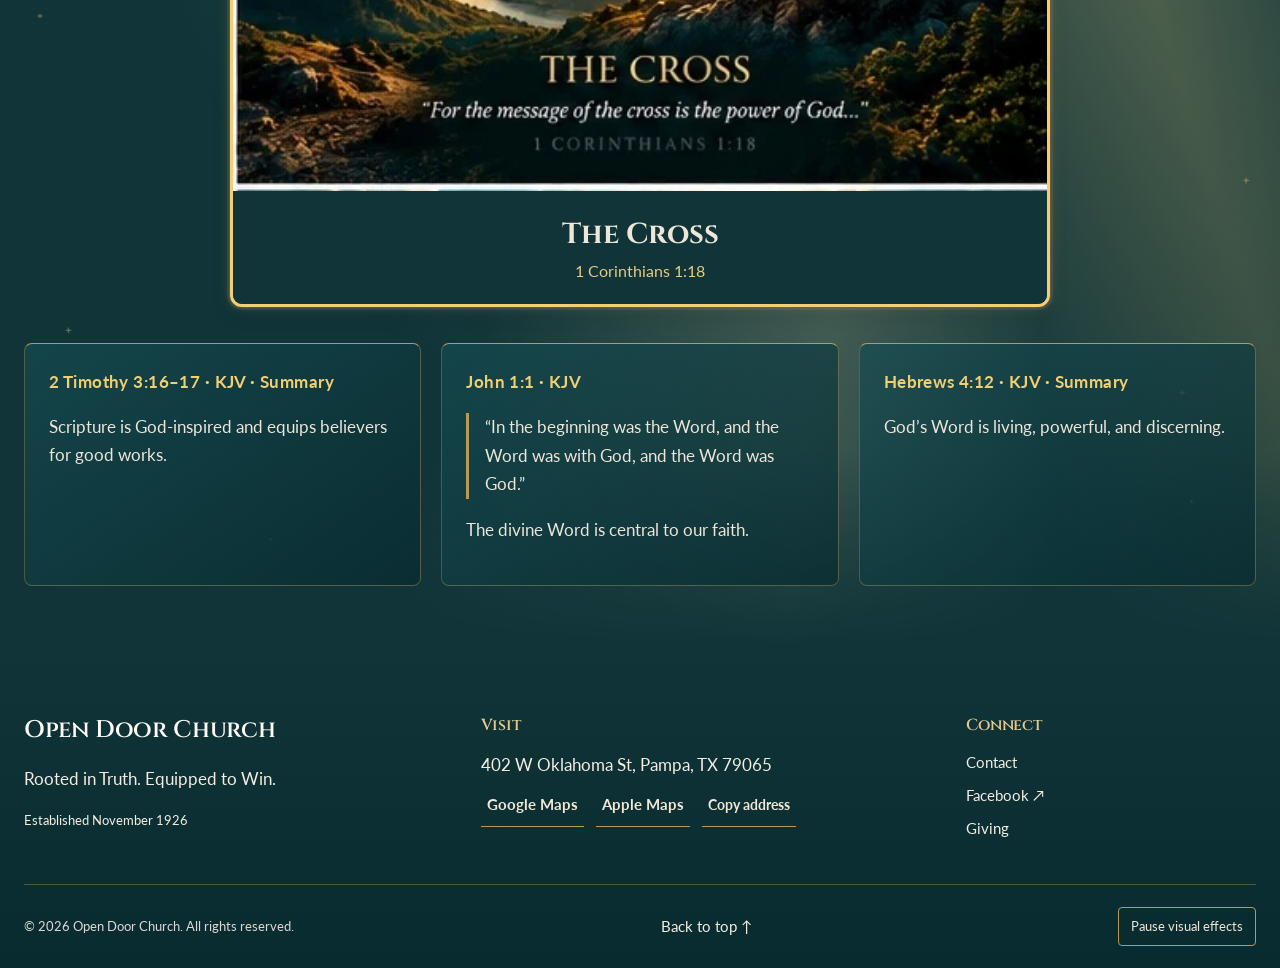
<file: beliefs/index.html>
<!doctype html>
<html lang="en">
 <head>
  <meta charset="utf-8"/>
  <meta content="width=device-width, initial-scale=1" name="viewport"/>
  <meta content="#164C52" name="theme-color"/>
  <title>
   What We Believe | Open Door Church
  </title>
  <meta content="Explore Open Door Church beliefs about the Trinity, the authority of Scripture, divine healing, and the gifts of the Holy Spirit." name="description"/>
  <meta content="index,follow,max-image-preview:large" name="robots"/>
  <meta content="website" property="og:type"/>
  <meta content="Open Door Church" property="og:site_name"/>
  <meta content="What We Believe | Open Door Church" property="og:title"/>
  <meta content="Explore Open Door Church beliefs about the Trinity, the authority of Scripture, divine healing, and the gifts of the Holy Spirit." property="og:description"/>
  <meta content="summary_large_image" name="twitter:card"/>
  <meta content="What We Believe | Open Door Church" name="twitter:title"/>
  <meta content="Explore Open Door Church beliefs about the Trinity, the authority of Scripture, divine healing, and the gifts of the Holy Spirit." name="twitter:description"/>
  <link href="https://fonts.googleapis.com" rel="preconnect"/>
  <link crossorigin="" href="https://fonts.gstatic.com" rel="preconnect"/>
  <link href="https://fonts.googleapis.com/css2?family=Cinzel:wght@400;500;600;700&amp;family=Lato:wght@400;500;700;900&amp;display=swap" rel="stylesheet"/>
  <link href="../assets/favicon.svg" rel="icon" type="image/svg+xml"/>
  <link href="../styles.css?v=6ee22b2a82ac" rel="stylesheet"/>
  <script type="application/ld+json">
   {"@context":"https://schema.org","@type":"Church","name":"Open Door Church","description":"Christian church established in November 1926.","foundingDate":"1926-11","address":{"@type":"PostalAddress","streetAddress":"402 W Oklahoma St","addressLocality":"Pampa","addressRegion":"TX","postalCode":"79065","addressCountry":"US"},"hasMap":"https://www.google.com/maps/search/?api=1&query=402%20W%20Oklahoma%20St%2C%20Pampa%2C%20TX%2079065","sameAs":["https://www.facebook.com/share/1DZhR4D1Pu/?mibextid=wwXIfr"]}
  </script>
  <script defer="" src="../email-config.js">
  </script>
  <script defer="" src="../site-content.js?v=2e54995de87d">
  </script>
  <script defer="" src="../script.js?v=31ba53c92083">
  </script>
  <script defer="" src="../interactions.js?v=3701d005ebd1">
  </script>
 </head>
 <body>
  <a class="skip-link" href="#main">
   Skip to content
  </a>
  <div id="app">
   <div class="top-ribbon">
    <div class="container ribbon-inner">
     <span>
      Celebrating 100 years of faith • 1926–Present
     </span>
     <a class="" href="../visit/">
      New here? Plan your visit ↗
     </a>
    </div>
   </div>
   <header class="site-header">
    <div class="container header-inner">
     <a class="brand" href="../">
      <span aria-hidden="true" class="brand-mark">
       ✦
      </span>
      <span class="brand-name">
       Open Door
       <span>
        Church
       </span>
       <small>
        EST. NOVEMBER 1926
       </small>
      </span>
     </a>
     <button aria-controls="primary-nav" aria-expanded="false" aria-label="Open navigation" class="menu-toggle" type="button">
      <span>
      </span>
      <span>
      </span>
      <span>
      </span>
     </button>
     <nav aria-label="Main navigation" class="primary-nav" id="primary-nav">
      <a class="" href="../">
       Home
      </a>
      <details class="nav-group">
       <summary class="active">
        About
       </summary>
       <div class="nav-dropdown">
        <a class="" href="../about/">
         About
        </a>
        <a aria-current="page" class="active" href="../beliefs/">
         Beliefs
        </a>
        <a class="" href="../vision/">
         Vision &amp; Mission
        </a>
       </div>
      </details>
      <details class="nav-group">
       <summary>
        Connect
       </summary>
       <div class="nav-dropdown">
        <a class="" href="../ministries/">
         Ministries
        </a>
        <a class="" href="../events/">
         Events
        </a>
       </div>
      </details>
      <a class="" href="../sermons/">
       Sermons
      </a>
      <a class="" href="../visit/">
       Plan Your Visit
      </a>
      <a class="" href="../contact/">
       Contact
      </a>
      <a class="nav-giving" href="../giving/">
       Giving
      </a>
     </nav>
    </div>
   </header>
   <main id="main" tabindex="-1">
    <div class="page-intro container">
     <p class="eyebrow">
      Our foundation
     </p>
     <h1>
      What We Believe
     </h1>
     <p class="lead">
      Our faith is founded upon Jesus Christ, established in the truth of God’s Word, and guided by the Holy Spirit. The Scriptures remain our final authority for faith and practice.
     </p>
    </div>
    <section class="section container split-section">
     <div class="section-photo">
      <img alt="Open Door Church pulpit and cross" class="" decoding="async" loading="lazy" src="../assets/images/pulpit.webp"/>
     </div>
     <div class="section-copy">
      <p class="eyebrow">
       Grounded in scripture
      </p>
      <h2>
       God’s Word Is Our Standard
      </h2>
      <p>
       The Holy Spirit will lead and guide us in all truth, and the Scriptures remain our final authority for faith and practice. We believe the Bible is the inspired, infallible, and authoritative Word of God.
      </p>
      <p>
       We believe the same Spirit who empowered the early Church continues to empower believers today.
      </p>
     </div>
    </section>
    <section aria-label="The Living Word" class="kingdom-banner reveal-on-scroll">
     <img alt="" class="full-lettered-banner" decoding="async" loading="lazy" src="../assets/images/kingdom/set-1-living-word-display.webp" style="--banner-frame-ratio: 512 / 328"/>
     <div class="container kingdom-banner-content kingdom-glass">
      <p class="eyebrow">
       The Kingdom of Heaven
      </p>
      <h2>
       The Living Word
      </h2>
      <p>
       The Scriptures remain our standard for faith and practice.
      </p>
     </div>
    </section>
    <section class="section section-muted">
     <div class="container belief-grid">
      <article class="belief-card">
       <span class="card-number">
        01
       </span>
       <h2>
        The Trinity
       </h2>
       <p>
        We believe in one God, eternally existing in three distinct persons: the Father, the Son, and the Holy Spirit, who are equal in divine nature, power, and glory.
       </p>
       <p class="verse">
        Matthew 28:19, John 1:1, 2 Corinthians 13:14
       </p>
      </article>
      <article class="belief-card">
       <span class="card-number">
        02
       </span>
       <h2>
        The Infallibility of Scripture
       </h2>
       <p>
        We believe the Bible is the inspired, infallible, and authoritative Word of God. This is our final standard for life.
       </p>
       <p class="verse">
        2 Timothy 3:16–17, 2 Peter 1:20–21
       </p>
      </article>
      <article class="belief-card">
       <span class="card-number">
        03
       </span>
       <h2>
        Divine Healing
       </h2>
       <p>
        We believe God has the power to heal and restore us. We believe that God hears us when we ask in faith according to His will. Jesus Christ is the same yesterday, today, and forever.
       </p>
       <p class="verse">
        James 5:14–16, Psalm 147:3, 1 John 5:14, Hebrews 13:8
       </p>
      </article>
      <article class="belief-card">
       <span class="card-number">
        04
       </span>
       <h2>
        The Gifts of the Spirit
       </h2>
       <p>
        We believe the Holy Spirit remains active today, empowering believers with spiritual gifts for the edification of the Church and the advancement of God’s Kingdom.
       </p>
       <p class="verse">
        1 Corinthians 12:4–7, 14:12
       </p>
      </article>
     </div>
    </section>
    <section aria-labelledby="scripture-beliefs-title" class="section scripture-foundation-section">
     <div class="container">
      <div class="center-heading">
       <p class="eyebrow">
        Our Foundation Is Jesus Christ · 1 Corinthians 3:11
       </p>
       <h2 id="scripture-beliefs-title">
        Grounded in God’s Word
       </h2>
      </div>
      <div class="kingdom-page-art">
       <figure class="kingdom-page-art-frame">
        <img alt="The Cross" decoding="async" loading="lazy" src="../assets/images/kingdom/set-2-cross.webp"/>
        <figcaption>
         <strong>
          The Cross
         </strong>
         <small>
          1 Corinthians 1:18
         </small>
        </figcaption>
       </figure>
      </div>
      <div class="scripture-foundation-grid">
       <article class="scripture-foundation-card">
        <p class="scripture-reference">
         2 Timothy 3:16–17 · KJV · Summary
        </p>
        <p>
         Scripture is God-inspired and equips believers for good works.
        </p>
       </article>
       <article class="scripture-foundation-card">
        <p class="scripture-reference">
         John 1:1 · KJV
        </p>
        <blockquote>
         <p>
          “In the beginning was the Word, and the Word was with God, and the Word was God.”
         </p>
        </blockquote>
        <p>
         The divine Word is central to our faith.
        </p>
       </article>
       <article class="scripture-foundation-card">
        <p class="scripture-reference">
         Hebrews 4:12 · KJV · Summary
        </p>
        <p>
         God’s Word is living, powerful, and discerning.
        </p>
       </article>
      </div>
     </div>
    </section>
   </main>
   <footer class="site-footer">
    <div class="container footer-grid">
     <div>
      <h2>
       Open Door Church
      </h2>
      <p>
       Rooted in Truth. Equipped to Win.
      </p>
      <p class="footer-small">
       Established November 1926
      </p>
     </div>
     <div>
      <h3>
       Visit
      </h3>
      <p>
       402 W Oklahoma St, Pampa, TX 79065
       <br/>
       <span class="direction-options">
        <a aria-label="Get directions using Google Maps" class="direction-link" href="https://www.google.com/maps/dir/?api=1&amp;destination=402%20W%20Oklahoma%20St%2C%20Pampa%2C%20TX%2079065" rel="noopener noreferrer" target="_blank">
         Google Maps
        </a>
        <a aria-label="Get directions using Apple Maps" class="direction-link" href="https://maps.apple.com/directions?destination=402%20W%20Oklahoma%20St%2C%20Pampa%2C%20TX%2079065&amp;mode=driving" rel="noopener noreferrer" target="_blank">
         Apple Maps
        </a>
        <button class="copy-address" data-added-map-copy="" hidden="" type="button">
         Copy address
        </button>
        <span aria-live="polite" class="copy-status" data-added-map-copy="" role="status">
        </span>
       </span>
      </p>
     </div>
     <div>
      <h3>
       Connect
      </h3>
      <a class="" href="../contact/">
       Contact
      </a>
      <a aria-label="Open Door Church official Facebook page" href="https://www.facebook.com/share/1DZhR4D1Pu/?mibextid=wwXIfr" rel="noopener noreferrer" target="_blank">
       Facebook ↗
      </a>
      <a class="" href="../giving/">
       Giving
      </a>
     </div>
    </div>
    <div class="container footer-bottom">
     <span>
      © 2026 Open Door Church. All rights reserved.
     </span>
     <a class="back-to-top" href="#main">
      Back to top ↑
     </a>
    </div>
   </footer>
  </div>
 </body>
</html>
</file>
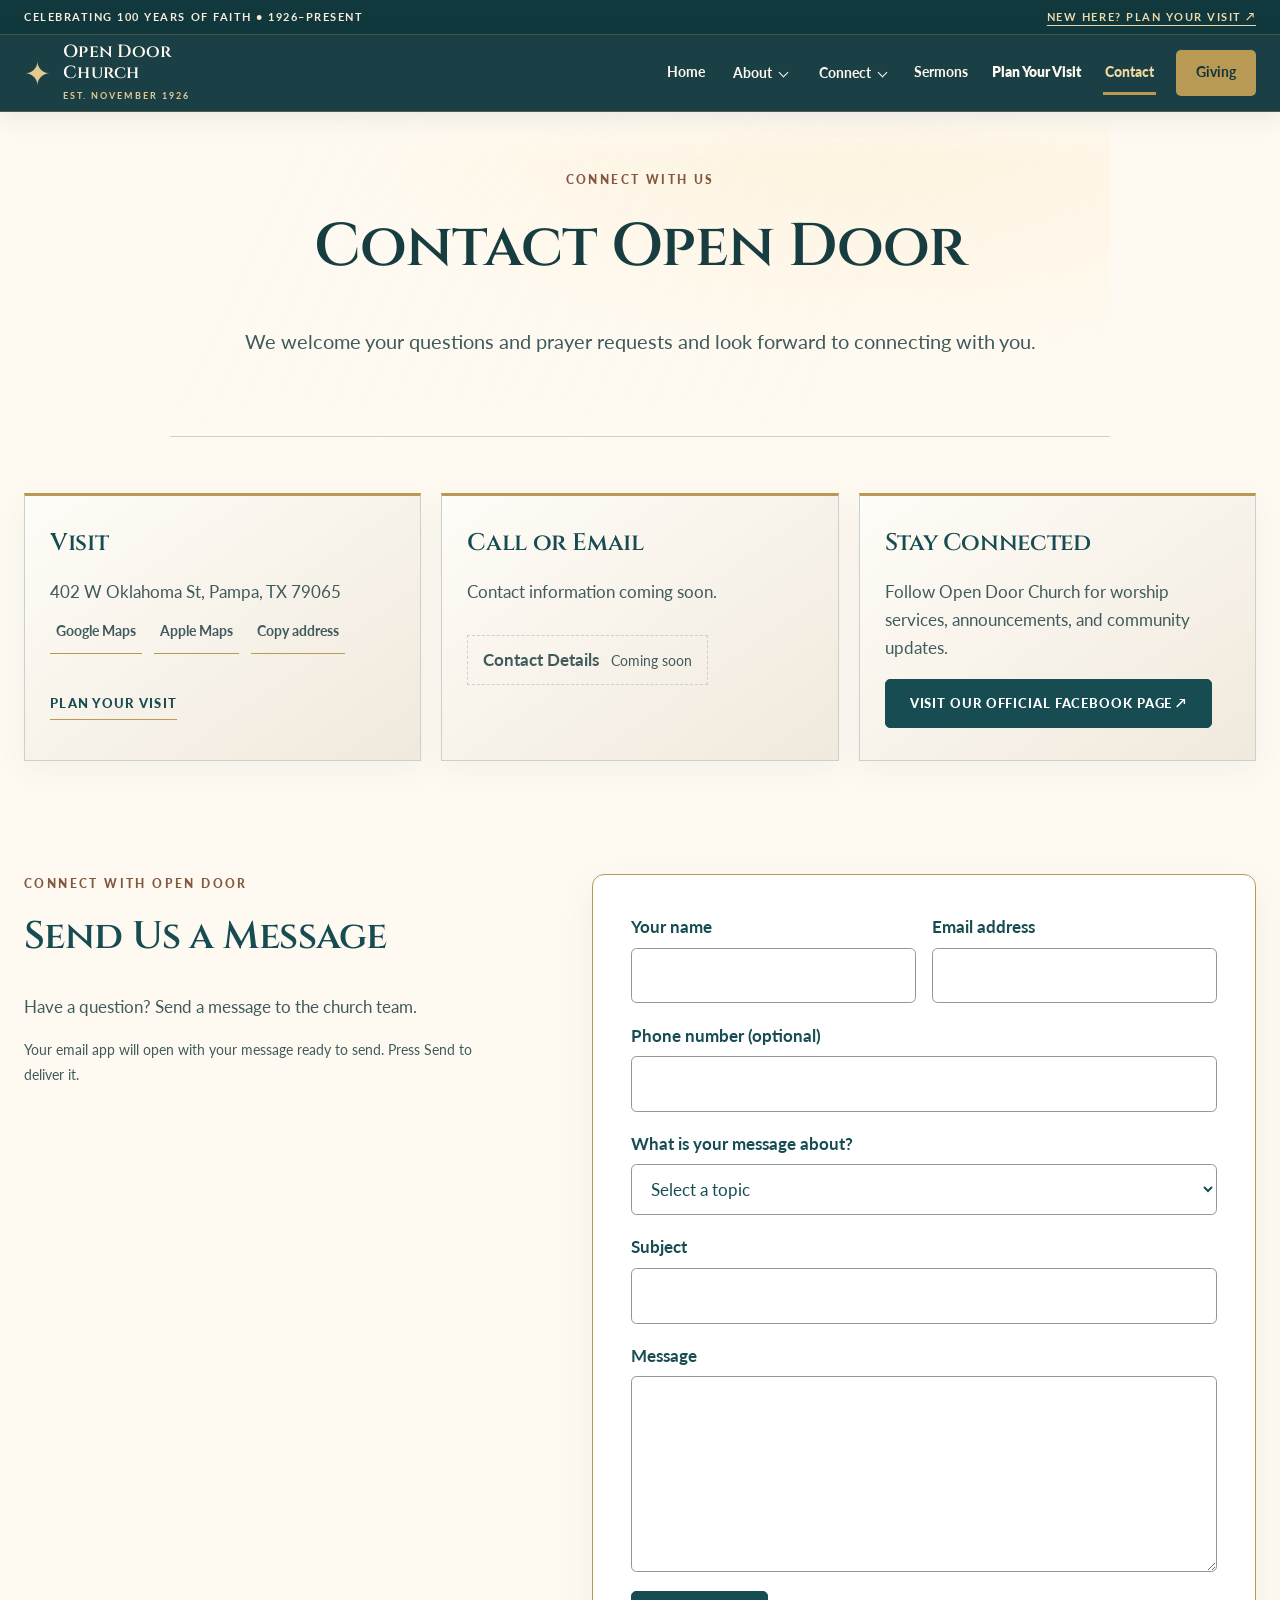
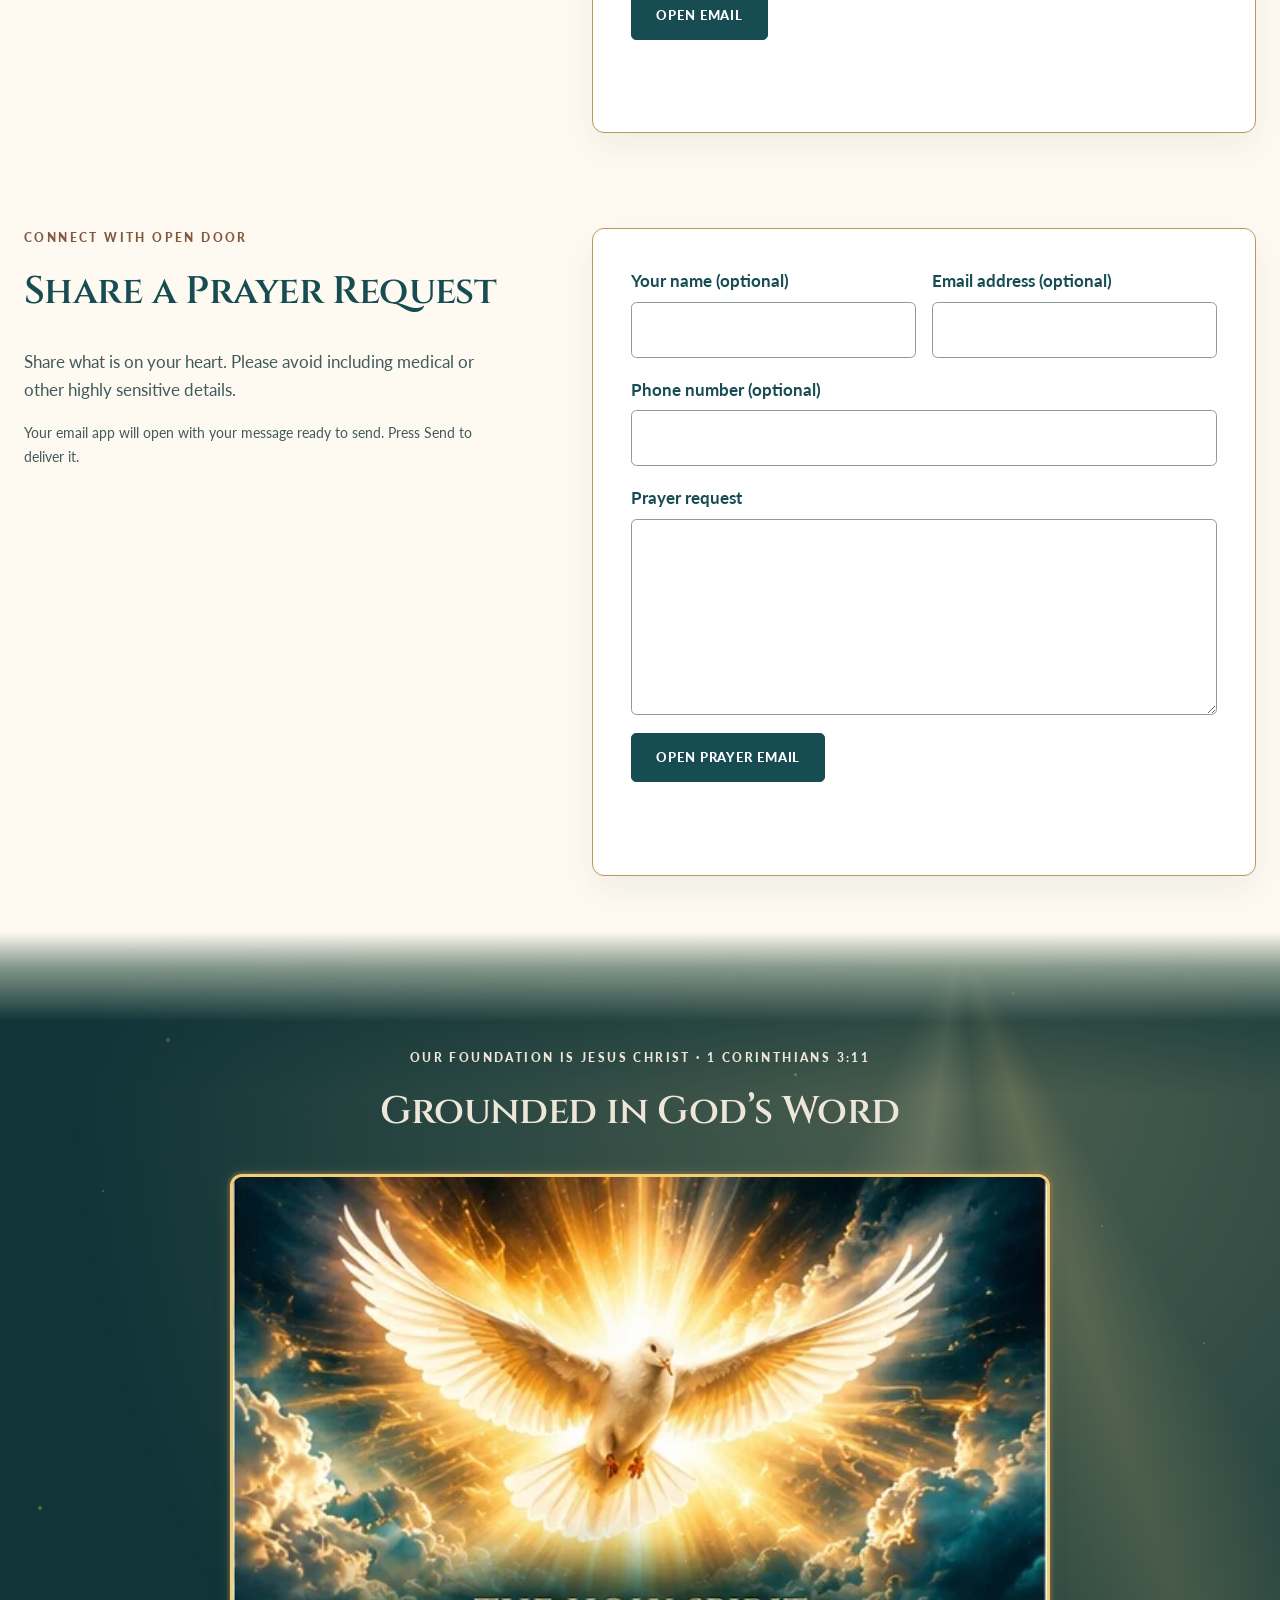
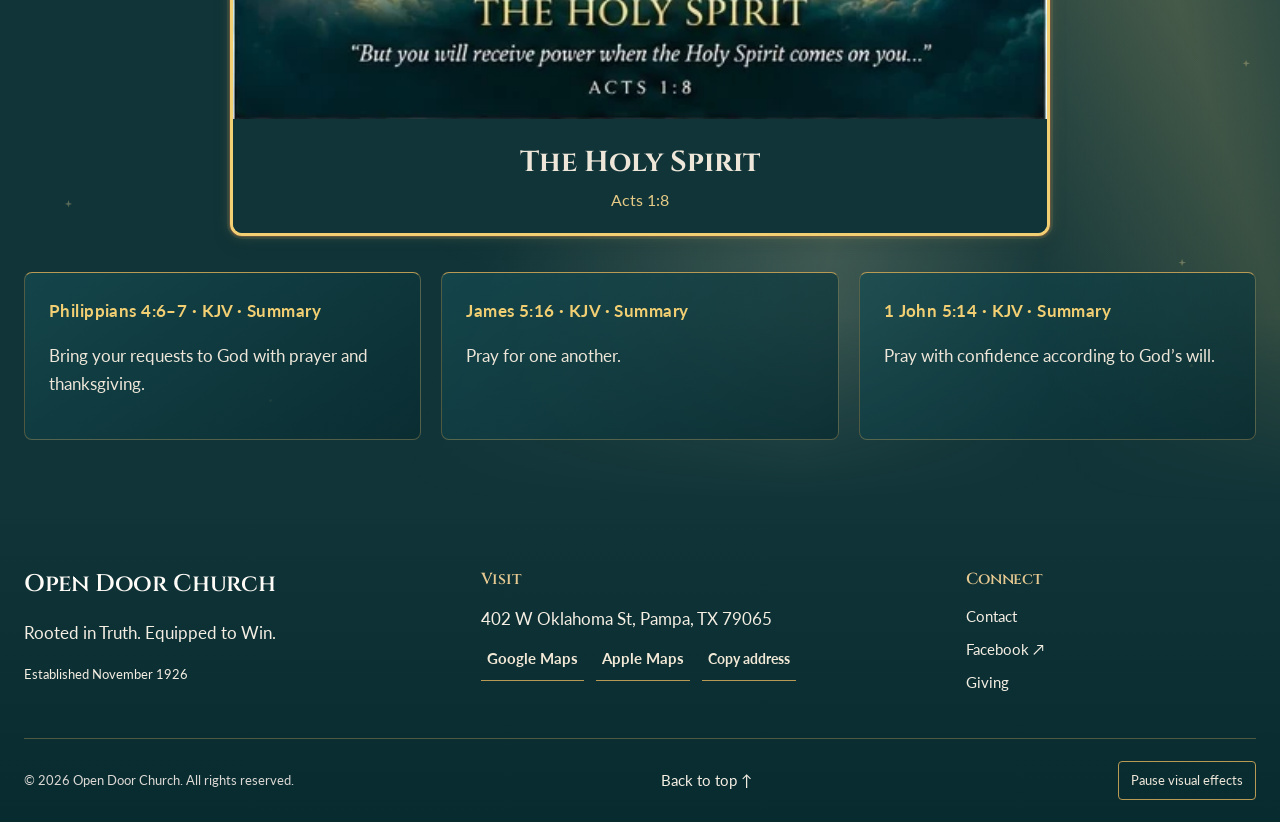
<file: contact/index.html>
<!doctype html>
<html lang="en">
 <head>
  <meta charset="utf-8"/>
  <meta content="width=device-width, initial-scale=1" name="viewport"/>
  <meta content="#164C52" name="theme-color"/>
  <title>
   Contact &amp; Directions | Open Door Church Pampa, TX
  </title>
  <meta content="Find Open Door Church at 402 W Oklahoma St, Pampa, TX 79065. Get directions and connect with our church." name="description"/>
  <meta content="index,follow,max-image-preview:large" name="robots"/>
  <meta content="website" property="og:type"/>
  <meta content="Open Door Church" property="og:site_name"/>
  <meta content="Contact &amp; Directions | Open Door Church Pampa, TX" property="og:title"/>
  <meta content="Find Open Door Church at 402 W Oklahoma St, Pampa, TX 79065. Get directions and connect with our church." property="og:description"/>
  <meta content="summary_large_image" name="twitter:card"/>
  <meta content="Contact &amp; Directions | Open Door Church Pampa, TX" name="twitter:title"/>
  <meta content="Find Open Door Church at 402 W Oklahoma St, Pampa, TX 79065. Get directions and connect with our church." name="twitter:description"/>
  <link href="https://fonts.googleapis.com" rel="preconnect"/>
  <link crossorigin="" href="https://fonts.gstatic.com" rel="preconnect"/>
  <link href="https://fonts.googleapis.com/css2?family=Cinzel:wght@400;500;600;700&amp;family=Lato:wght@400;500;700;900&amp;display=swap" rel="stylesheet"/>
  <link href="../assets/favicon.svg" rel="icon" type="image/svg+xml"/>
  <link href="../styles.css?v=6ee22b2a82ac" rel="stylesheet"/>
  <script type="application/ld+json">
   {"@context":"https://schema.org","@type":"Church","name":"Open Door Church","description":"Christian church established in November 1926.","foundingDate":"1926-11","address":{"@type":"PostalAddress","streetAddress":"402 W Oklahoma St","addressLocality":"Pampa","addressRegion":"TX","postalCode":"79065","addressCountry":"US"},"hasMap":"https://www.google.com/maps/search/?api=1&query=402%20W%20Oklahoma%20St%2C%20Pampa%2C%20TX%2079065","sameAs":["https://www.facebook.com/share/1DZhR4D1Pu/?mibextid=wwXIfr"]}
  </script>
  <script defer="" src="../email-config.js">
  </script>
  <script defer="" src="../site-content.js?v=2e54995de87d">
  </script>
  <script defer="" src="../script.js?v=31ba53c92083">
  </script>
  <script defer="" src="../interactions.js?v=3701d005ebd1">
  </script>
 </head>
 <body>
  <a class="skip-link" href="#main">
   Skip to content
  </a>
  <div id="app">
   <div class="top-ribbon">
    <div class="container ribbon-inner">
     <span>
      Celebrating 100 years of faith • 1926–Present
     </span>
     <a class="" href="../visit/">
      New here? Plan your visit ↗
     </a>
    </div>
   </div>
   <header class="site-header">
    <div class="container header-inner">
     <a class="brand" href="../">
      <span aria-hidden="true" class="brand-mark">
       ✦
      </span>
      <span class="brand-name">
       Open Door
       <span>
        Church
       </span>
       <small>
        EST. NOVEMBER 1926
       </small>
      </span>
     </a>
     <button aria-controls="primary-nav" aria-expanded="false" aria-label="Open navigation" class="menu-toggle" type="button">
      <span>
      </span>
      <span>
      </span>
      <span>
      </span>
     </button>
     <nav aria-label="Main navigation" class="primary-nav" id="primary-nav">
      <a class="" href="../">
       Home
      </a>
      <details class="nav-group">
       <summary>
        About
       </summary>
       <div class="nav-dropdown">
        <a class="" href="../about/">
         About
        </a>
        <a class="" href="../beliefs/">
         Beliefs
        </a>
        <a class="" href="../vision/">
         Vision &amp; Mission
        </a>
       </div>
      </details>
      <details class="nav-group">
       <summary>
        Connect
       </summary>
       <div class="nav-dropdown">
        <a class="" href="../ministries/">
         Ministries
        </a>
        <a class="" href="../events/">
         Events
        </a>
       </div>
      </details>
      <a class="" href="../sermons/">
       Sermons
      </a>
      <a class="" href="../visit/">
       Plan Your Visit
      </a>
      <a aria-current="page" class="active" href="../contact/">
       Contact
      </a>
      <a class="nav-giving" href="../giving/">
       Giving
      </a>
     </nav>
    </div>
   </header>
   <main id="main" tabindex="-1">
    <div class="page-intro container">
     <p class="eyebrow">
      Connect with us
     </p>
     <h1>
      Contact Open Door
     </h1>
     <p class="lead">
      We welcome your questions and prayer requests and look forward to connecting with you.
     </p>
    </div>
    <section class="section container">
     <div class="contact-grid">
      <article class="info-card">
       <h2>
        Visit
       </h2>
       <p>
        402 W Oklahoma St, Pampa, TX 79065
        <br/>
        <span class="direction-options">
         <a aria-label="Get directions using Google Maps" class="direction-link" href="https://www.google.com/maps/dir/?api=1&amp;destination=402%20W%20Oklahoma%20St%2C%20Pampa%2C%20TX%2079065" rel="noopener noreferrer" target="_blank">
          Google Maps
         </a>
         <a aria-label="Get directions using Apple Maps" class="direction-link" href="https://maps.apple.com/directions?destination=402%20W%20Oklahoma%20St%2C%20Pampa%2C%20TX%2079065&amp;mode=driving" rel="noopener noreferrer" target="_blank">
          Apple Maps
         </a>
         <button class="copy-address" data-added-map-copy="" hidden="" type="button">
          Copy address
         </button>
         <span aria-live="polite" class="copy-status" data-added-map-copy="" role="status">
         </span>
        </span>
       </p>
       <a class="text-link" href="../visit/">
        Plan Your Visit
       </a>
      </article>
      <article class="info-card">
       <h2>
        Call or Email
       </h2>
       <p>
        Contact information coming soon.
       </p>
       <span aria-label="Contact Details link to be added" class="coming-soon">
        Contact Details
        <small>
         Coming soon
        </small>
       </span>
      </article>
      <article class="info-card">
       <h2>
        Stay Connected
       </h2>
       <p>
        Follow Open Door Church for worship services, announcements, and community updates.
       </p>
       <a class="button button-primary" href="https://www.facebook.com/share/1DZhR4D1Pu/?mibextid=wwXIfr" rel="noopener noreferrer" target="_blank">
        Visit Our Official Facebook Page ↗
       </a>
      </article>
     </div>
    </section>
    <div class="refined-group contact-forms">
     <section aria-labelledby="contact-form-title" class="section form-section">
      <div class="container form-layout">
       <div class="form-intro">
        <p class="eyebrow">
         Connect with Open Door
        </p>
        <h2 id="contact-form-title">
         Send Us a Message
        </h2>
        <p>
         Have a question? Send a message to the church team.
        </p>
        <p class="form-privacy-note">
         Your email app will open with your message ready to send. Press Send to deliver it.
        </p>
       </div>
       <form action="#" class="church-form" data-form-type="contact" method="get">
        <div class="form-row">
         <div class="form-field">
          <label for="contact-name">
           Your name
          </label>
          <input autocomplete="name" id="contact-name" maxlength="100" name="name" required="" type="text"/>
         </div>
         <div class="form-field">
          <label for="contact-email">
           Email address
          </label>
          <input autocomplete="email" id="contact-email" maxlength="254" name="email" required="" type="email"/>
         </div>
        </div>
        <div class="form-field">
         <label for="contact-phone">
          Phone number (optional)
         </label>
         <input autocomplete="tel" id="contact-phone" maxlength="30" name="phone" type="tel"/>
        </div>
        <div class="form-field">
         <label for="contact-topic">
          What is your message about?
         </label>
         <select id="contact-topic" name="topic" required="">
          <option value="">
           Select a topic
          </option>
          <option value="general">
           General Questions
          </option>
          <option value="pastoral">
           Pastoral Care
          </option>
          <option value="ministry">
           Ministries
          </option>
          <option value="events">
           Church Events
          </option>
          <option value="website">
           Website Support
          </option>
         </select>
        </div>
        <div class="form-field">
         <label for="contact-subject">
          Subject
         </label>
         <input id="contact-subject" maxlength="120" name="subject" required="" type="text"/>
        </div>
        <div class="form-field">
         <label for="contact-message">
          Message
         </label>
         <textarea id="contact-message" maxlength="4000" minlength="5" name="message" required="" rows="6"></textarea>
        </div>
        <div aria-hidden="true" class="form-field form-anti-spam">
         <label for="contact-website">
          Website
         </label>
         <input autocomplete="off" id="contact-website" name="website" tabindex="-1" type="text"/>
        </div>
        <button class="button button-primary form-submit" type="submit">
         Open Email
        </button>
        <p aria-live="polite" class="form-status" role="status">
        </p>
       </form>
      </div>
     </section>
     <section aria-labelledby="prayer-form-title" class="section form-section">
      <div class="container form-layout">
       <div class="form-intro">
        <p class="eyebrow">
         Connect with Open Door
        </p>
        <h2 id="prayer-form-title">
         Share a Prayer Request
        </h2>
        <p>
         Share what is on your heart. Please avoid including medical or other highly sensitive details.
        </p>
        <p class="form-privacy-note">
         Your email app will open with your message ready to send. Press Send to deliver it.
        </p>
       </div>
       <form action="#" class="church-form" data-form-type="prayer" method="get">
        <div class="form-row">
         <div class="form-field">
          <label for="prayer-name">
           Your name (optional)
          </label>
          <input autocomplete="name" id="prayer-name" maxlength="100" name="name" type="text"/>
         </div>
         <div class="form-field">
          <label for="prayer-email">
           Email address (optional)
          </label>
          <input autocomplete="email" id="prayer-email" maxlength="254" name="email" type="email"/>
         </div>
        </div>
        <div class="form-field">
         <label for="prayer-phone">
          Phone number (optional)
         </label>
         <input autocomplete="tel" id="prayer-phone" maxlength="30" name="phone" type="tel"/>
        </div>
        <div class="form-field">
         <label for="prayer-message">
          Prayer request
         </label>
         <textarea id="prayer-message" maxlength="4000" minlength="5" name="message" required="" rows="6"></textarea>
        </div>
        <div aria-hidden="true" class="form-field form-anti-spam">
         <label for="prayer-website">
          Website
         </label>
         <input autocomplete="off" id="prayer-website" name="website" tabindex="-1" type="text"/>
        </div>
        <button class="button button-primary form-submit" type="submit">
         Open Prayer Email
        </button>
        <p aria-live="polite" class="form-status" role="status">
        </p>
       </form>
      </div>
     </section>
    </div>
    <section aria-labelledby="scripture-contact-title" class="section scripture-foundation-section">
     <div class="container">
      <div class="center-heading">
       <p class="eyebrow">
        Our Foundation Is Jesus Christ · 1 Corinthians 3:11
       </p>
       <h2 id="scripture-contact-title">
        Grounded in God’s Word
       </h2>
      </div>
      <div class="kingdom-page-art">
       <figure class="kingdom-page-art-frame">
        <img alt="The Holy Spirit" decoding="async" loading="lazy" src="../assets/images/kingdom/set-2-holy-spirit.webp"/>
        <figcaption>
         <strong>
          The Holy Spirit
         </strong>
         <small>
          Acts 1:8
         </small>
        </figcaption>
       </figure>
      </div>
      <div class="scripture-foundation-grid">
       <article class="scripture-foundation-card">
        <p class="scripture-reference">
         Philippians 4:6–7 · KJV · Summary
        </p>
        <p>
         Bring your requests to God with prayer and thanksgiving.
        </p>
       </article>
       <article class="scripture-foundation-card">
        <p class="scripture-reference">
         James 5:16 · KJV · Summary
        </p>
        <p>
         Pray for one another.
        </p>
       </article>
       <article class="scripture-foundation-card">
        <p class="scripture-reference">
         1 John 5:14 · KJV · Summary
        </p>
        <p>
         Pray with confidence according to God’s will.
        </p>
       </article>
      </div>
     </div>
    </section>
   </main>
   <footer class="site-footer">
    <div class="container footer-grid">
     <div>
      <h2>
       Open Door Church
      </h2>
      <p>
       Rooted in Truth. Equipped to Win.
      </p>
      <p class="footer-small">
       Established November 1926
      </p>
     </div>
     <div>
      <h3>
       Visit
      </h3>
      <p>
       402 W Oklahoma St, Pampa, TX 79065
       <br/>
       <span class="direction-options">
        <a aria-label="Get directions using Google Maps" class="direction-link" href="https://www.google.com/maps/dir/?api=1&amp;destination=402%20W%20Oklahoma%20St%2C%20Pampa%2C%20TX%2079065" rel="noopener noreferrer" target="_blank">
         Google Maps
        </a>
        <a aria-label="Get directions using Apple Maps" class="direction-link" href="https://maps.apple.com/directions?destination=402%20W%20Oklahoma%20St%2C%20Pampa%2C%20TX%2079065&amp;mode=driving" rel="noopener noreferrer" target="_blank">
         Apple Maps
        </a>
        <button class="copy-address" data-added-map-copy="" hidden="" type="button">
         Copy address
        </button>
        <span aria-live="polite" class="copy-status" data-added-map-copy="" role="status">
        </span>
       </span>
      </p>
     </div>
     <div>
      <h3>
       Connect
      </h3>
      <a class="" href="../contact/">
       Contact
      </a>
      <a aria-label="Open Door Church official Facebook page" href="https://www.facebook.com/share/1DZhR4D1Pu/?mibextid=wwXIfr" rel="noopener noreferrer" target="_blank">
       Facebook ↗
      </a>
      <a class="" href="../giving/">
       Giving
      </a>
     </div>
    </div>
    <div class="container footer-bottom">
     <span>
      © 2026 Open Door Church. All rights reserved.
     </span>
     <a class="back-to-top" href="#main">
      Back to top ↑
     </a>
    </div>
   </footer>
  </div>
 </body>
</html>
</file>
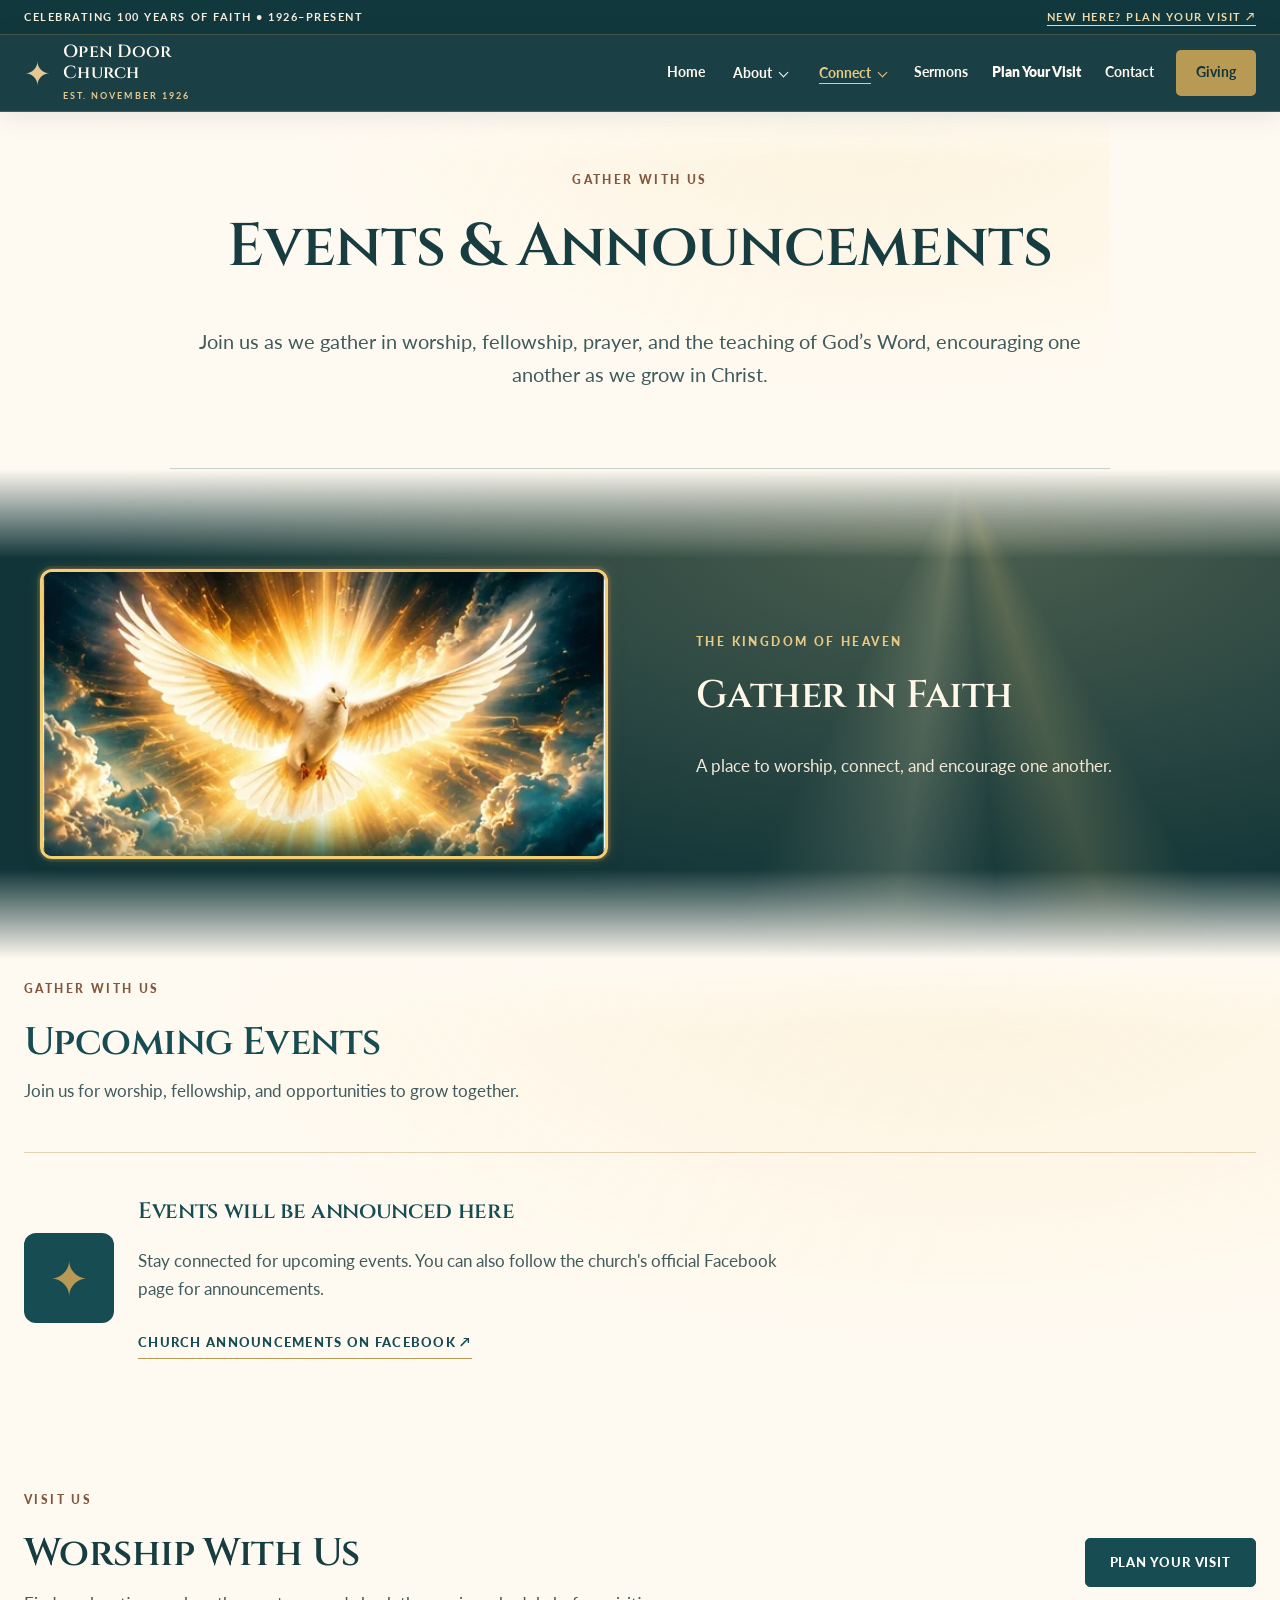
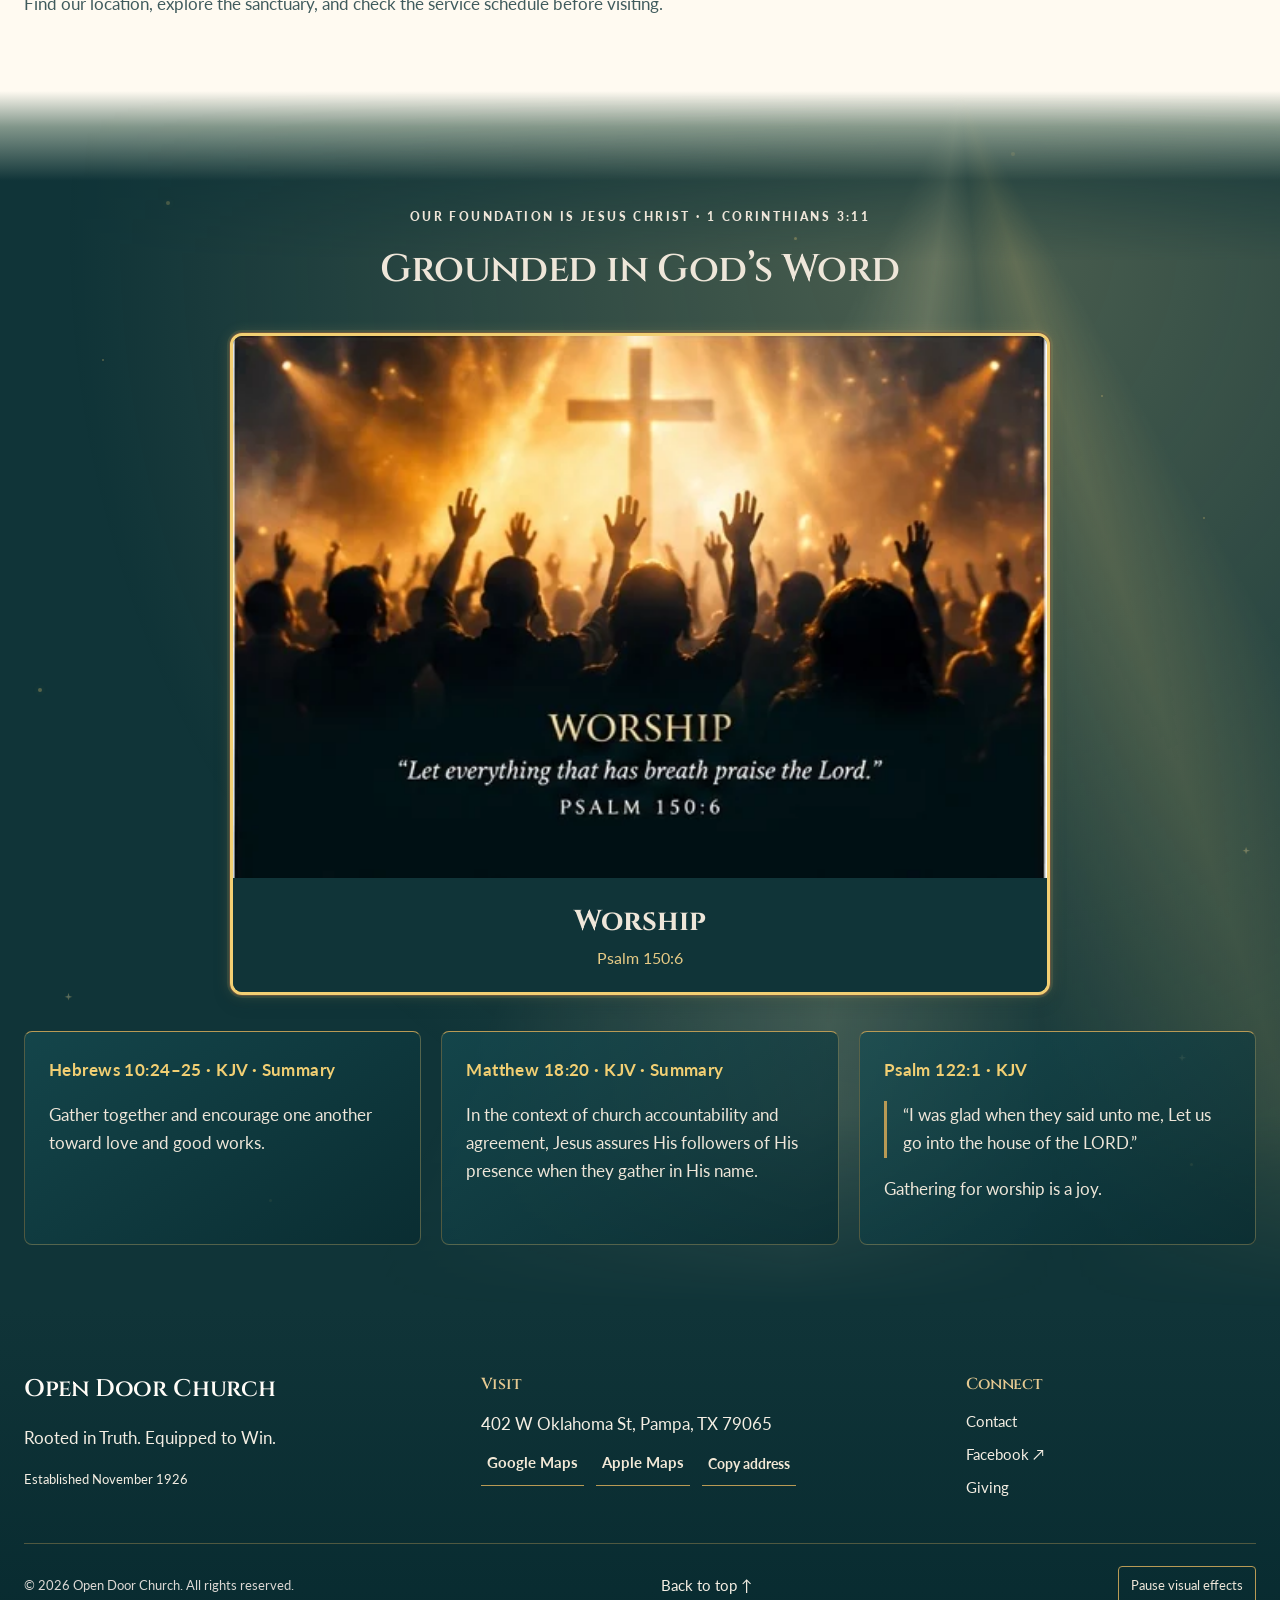
<file: events/index.html>
<!doctype html>
<html lang="en">
 <head>
  <meta charset="utf-8"/>
  <meta content="width=device-width, initial-scale=1" name="viewport"/>
  <meta content="#164C52" name="theme-color"/>
  <title>
   Events &amp; Announcements | Open Door Church
  </title>
  <meta content="Find Open Door Church event and announcement information. Confirmed event dates and details will be posted here." name="description"/>
  <meta content="index,follow,max-image-preview:large" name="robots"/>
  <meta content="website" property="og:type"/>
  <meta content="Open Door Church" property="og:site_name"/>
  <meta content="Events &amp; Announcements | Open Door Church" property="og:title"/>
  <meta content="Find Open Door Church event and announcement information. Confirmed event dates and details will be posted here." property="og:description"/>
  <meta content="summary_large_image" name="twitter:card"/>
  <meta content="Events &amp; Announcements | Open Door Church" name="twitter:title"/>
  <meta content="Find Open Door Church event and announcement information. Confirmed event dates and details will be posted here." name="twitter:description"/>
  <link href="https://fonts.googleapis.com" rel="preconnect"/>
  <link crossorigin="" href="https://fonts.gstatic.com" rel="preconnect"/>
  <link href="https://fonts.googleapis.com/css2?family=Cinzel:wght@400;500;600;700&amp;family=Lato:wght@400;500;700;900&amp;display=swap" rel="stylesheet"/>
  <link href="../assets/favicon.svg" rel="icon" type="image/svg+xml"/>
  <link href="../styles.css?v=6ee22b2a82ac" rel="stylesheet"/>
  <script type="application/ld+json">
   {"@context":"https://schema.org","@type":"Church","name":"Open Door Church","description":"Christian church established in November 1926.","foundingDate":"1926-11","address":{"@type":"PostalAddress","streetAddress":"402 W Oklahoma St","addressLocality":"Pampa","addressRegion":"TX","postalCode":"79065","addressCountry":"US"},"hasMap":"https://www.google.com/maps/search/?api=1&query=402%20W%20Oklahoma%20St%2C%20Pampa%2C%20TX%2079065","sameAs":["https://www.facebook.com/share/1DZhR4D1Pu/?mibextid=wwXIfr"]}
  </script>
  <script defer="" src="../email-config.js">
  </script>
  <script defer="" src="../site-content.js?v=2e54995de87d">
  </script>
  <script defer="" src="../script.js?v=31ba53c92083">
  </script>
  <script defer="" src="../interactions.js?v=3701d005ebd1">
  </script>
 </head>
 <body>
  <a class="skip-link" href="#main">
   Skip to content
  </a>
  <div id="app">
   <div class="top-ribbon">
    <div class="container ribbon-inner">
     <span>
      Celebrating 100 years of faith • 1926–Present
     </span>
     <a class="" href="../visit/">
      New here? Plan your visit ↗
     </a>
    </div>
   </div>
   <header class="site-header">
    <div class="container header-inner">
     <a class="brand" href="../">
      <span aria-hidden="true" class="brand-mark">
       ✦
      </span>
      <span class="brand-name">
       Open Door
       <span>
        Church
       </span>
       <small>
        EST. NOVEMBER 1926
       </small>
      </span>
     </a>
     <button aria-controls="primary-nav" aria-expanded="false" aria-label="Open navigation" class="menu-toggle" type="button">
      <span>
      </span>
      <span>
      </span>
      <span>
      </span>
     </button>
     <nav aria-label="Main navigation" class="primary-nav" id="primary-nav">
      <a class="" href="../">
       Home
      </a>
      <details class="nav-group">
       <summary>
        About
       </summary>
       <div class="nav-dropdown">
        <a class="" href="../about/">
         About
        </a>
        <a class="" href="../beliefs/">
         Beliefs
        </a>
        <a class="" href="../vision/">
         Vision &amp; Mission
        </a>
       </div>
      </details>
      <details class="nav-group">
       <summary class="active">
        Connect
       </summary>
       <div class="nav-dropdown">
        <a class="" href="../ministries/">
         Ministries
        </a>
        <a aria-current="page" class="active" href="../events/">
         Events
        </a>
       </div>
      </details>
      <a class="" href="../sermons/">
       Sermons
      </a>
      <a class="" href="../visit/">
       Plan Your Visit
      </a>
      <a class="" href="../contact/">
       Contact
      </a>
      <a class="nav-giving" href="../giving/">
       Giving
      </a>
     </nav>
    </div>
   </header>
   <main id="main" tabindex="-1">
    <div class="page-intro container">
     <p class="eyebrow">
      Gather with us
     </p>
     <h1>
      Events &amp; Announcements
     </h1>
     <p class="lead">
      Join us as we gather in worship, fellowship, prayer, and the teaching of God’s Word, encouraging one another as we grow in Christ.
     </p>
    </div>
    <section aria-label="Gather in Faith" class="kingdom-banner reveal-on-scroll">
     <img alt="" decoding="async" loading="lazy" src="../assets/images/kingdom/set-2-holy-spirit-scene.webp"/>
     <div class="container kingdom-banner-content kingdom-glass">
      <p class="eyebrow">
       The Kingdom of Heaven
      </p>
      <h2>
       Gather in Faith
      </h2>
      <p>
       A place to worship, connect, and encourage one another.
      </p>
     </div>
    </section>
    <div class="refined-group event-directory">
     <section aria-labelledby="upcoming-events-title" class="section upcoming-events-section">
      <div class="container">
       <div class="upcoming-events-header">
        <div>
         <p class="eyebrow">
          Gather with us
         </p>
         <h2 id="upcoming-events-title">
          Upcoming Events
         </h2>
         <p>
          Join us for worship, fellowship, and opportunities to grow together.
         </p>
        </div>
       </div>
       <div class="upcoming-events-empty">
        <div aria-hidden="true" class="upcoming-events-empty-icon">
         ✦
        </div>
        <div>
         <h3>
          Events will be announced here
         </h3>
         <p>
          Stay connected for upcoming events. You can also follow the church's official Facebook page for announcements.
         </p>
         <a class="text-link" href="https://www.facebook.com/share/1DZhR4D1Pu/?mibextid=wwXIfr" rel="noopener noreferrer" target="_blank">
          Church announcements on Facebook ↗
         </a>
        </div>
       </div>
      </div>
     </section>
     <section class="section section-muted">
      <div class="container editorial-cta">
       <div>
        <p class="eyebrow">
         Visit us
        </p>
        <h2>
         Worship With Us
        </h2>
        <p>
         Find our location, explore the sanctuary, and check the service schedule before visiting.
        </p>
       </div>
       <a class="button button-primary" href="../visit/">
        Plan Your Visit
       </a>
      </div>
     </section>
    </div>
    <section aria-labelledby="scripture-events-title" class="section scripture-foundation-section">
     <div class="container">
      <div class="center-heading">
       <p class="eyebrow">
        Our Foundation Is Jesus Christ · 1 Corinthians 3:11
       </p>
       <h2 id="scripture-events-title">
        Grounded in God’s Word
       </h2>
      </div>
      <div class="kingdom-page-art">
       <figure class="kingdom-page-art-frame">
        <img alt="Worship" decoding="async" loading="lazy" src="../assets/images/kingdom/set-2-worship.webp"/>
        <figcaption>
         <strong>
          Worship
         </strong>
         <small>
          Psalm 150:6
         </small>
        </figcaption>
       </figure>
      </div>
      <div class="scripture-foundation-grid">
       <article class="scripture-foundation-card">
        <p class="scripture-reference">
         Hebrews 10:24–25 · KJV · Summary
        </p>
        <p>
         Gather together and encourage one another toward love and good works.
        </p>
       </article>
       <article class="scripture-foundation-card">
        <p class="scripture-reference">
         Matthew 18:20 · KJV · Summary
        </p>
        <p>
         In the context of church accountability and agreement, Jesus assures His followers of His presence when they gather in His name.
        </p>
       </article>
       <article class="scripture-foundation-card">
        <p class="scripture-reference">
         Psalm 122:1 · KJV
        </p>
        <blockquote>
         <p>
          “I was glad when they said unto me, Let us go into the house of the LORD.”
         </p>
        </blockquote>
        <p>
         Gathering for worship is a joy.
        </p>
       </article>
      </div>
     </div>
    </section>
   </main>
   <footer class="site-footer">
    <div class="container footer-grid">
     <div>
      <h2>
       Open Door Church
      </h2>
      <p>
       Rooted in Truth. Equipped to Win.
      </p>
      <p class="footer-small">
       Established November 1926
      </p>
     </div>
     <div>
      <h3>
       Visit
      </h3>
      <p>
       402 W Oklahoma St, Pampa, TX 79065
       <br/>
       <span class="direction-options">
        <a aria-label="Get directions using Google Maps" class="direction-link" href="https://www.google.com/maps/dir/?api=1&amp;destination=402%20W%20Oklahoma%20St%2C%20Pampa%2C%20TX%2079065" rel="noopener noreferrer" target="_blank">
         Google Maps
        </a>
        <a aria-label="Get directions using Apple Maps" class="direction-link" href="https://maps.apple.com/directions?destination=402%20W%20Oklahoma%20St%2C%20Pampa%2C%20TX%2079065&amp;mode=driving" rel="noopener noreferrer" target="_blank">
         Apple Maps
        </a>
        <button class="copy-address" data-added-map-copy="" hidden="" type="button">
         Copy address
        </button>
        <span aria-live="polite" class="copy-status" data-added-map-copy="" role="status">
        </span>
       </span>
      </p>
     </div>
     <div>
      <h3>
       Connect
      </h3>
      <a class="" href="../contact/">
       Contact
      </a>
      <a aria-label="Open Door Church official Facebook page" href="https://www.facebook.com/share/1DZhR4D1Pu/?mibextid=wwXIfr" rel="noopener noreferrer" target="_blank">
       Facebook ↗
      </a>
      <a class="" href="../giving/">
       Giving
      </a>
     </div>
    </div>
    <div class="container footer-bottom">
     <span>
      © 2026 Open Door Church. All rights reserved.
     </span>
     <a class="back-to-top" href="#main">
      Back to top ↑
     </a>
    </div>
   </footer>
  </div>
 </body>
</html>
</file>
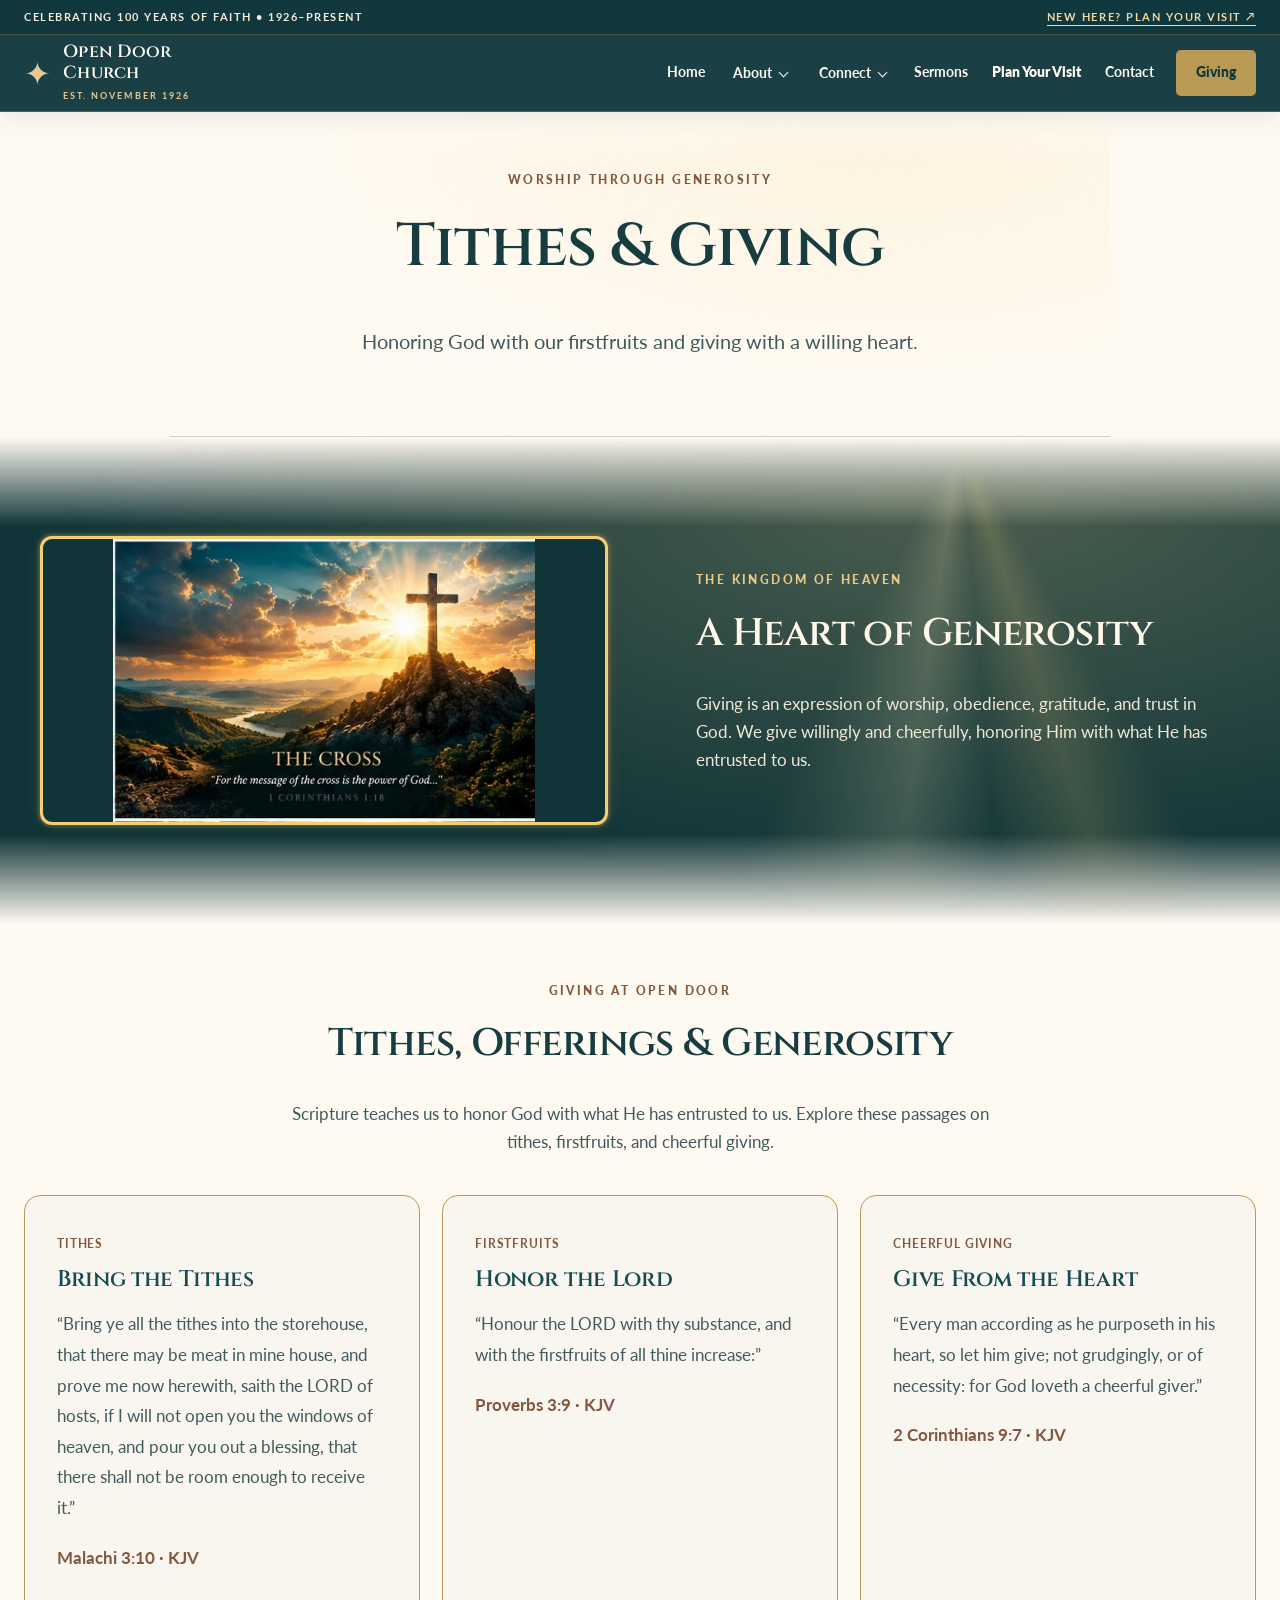
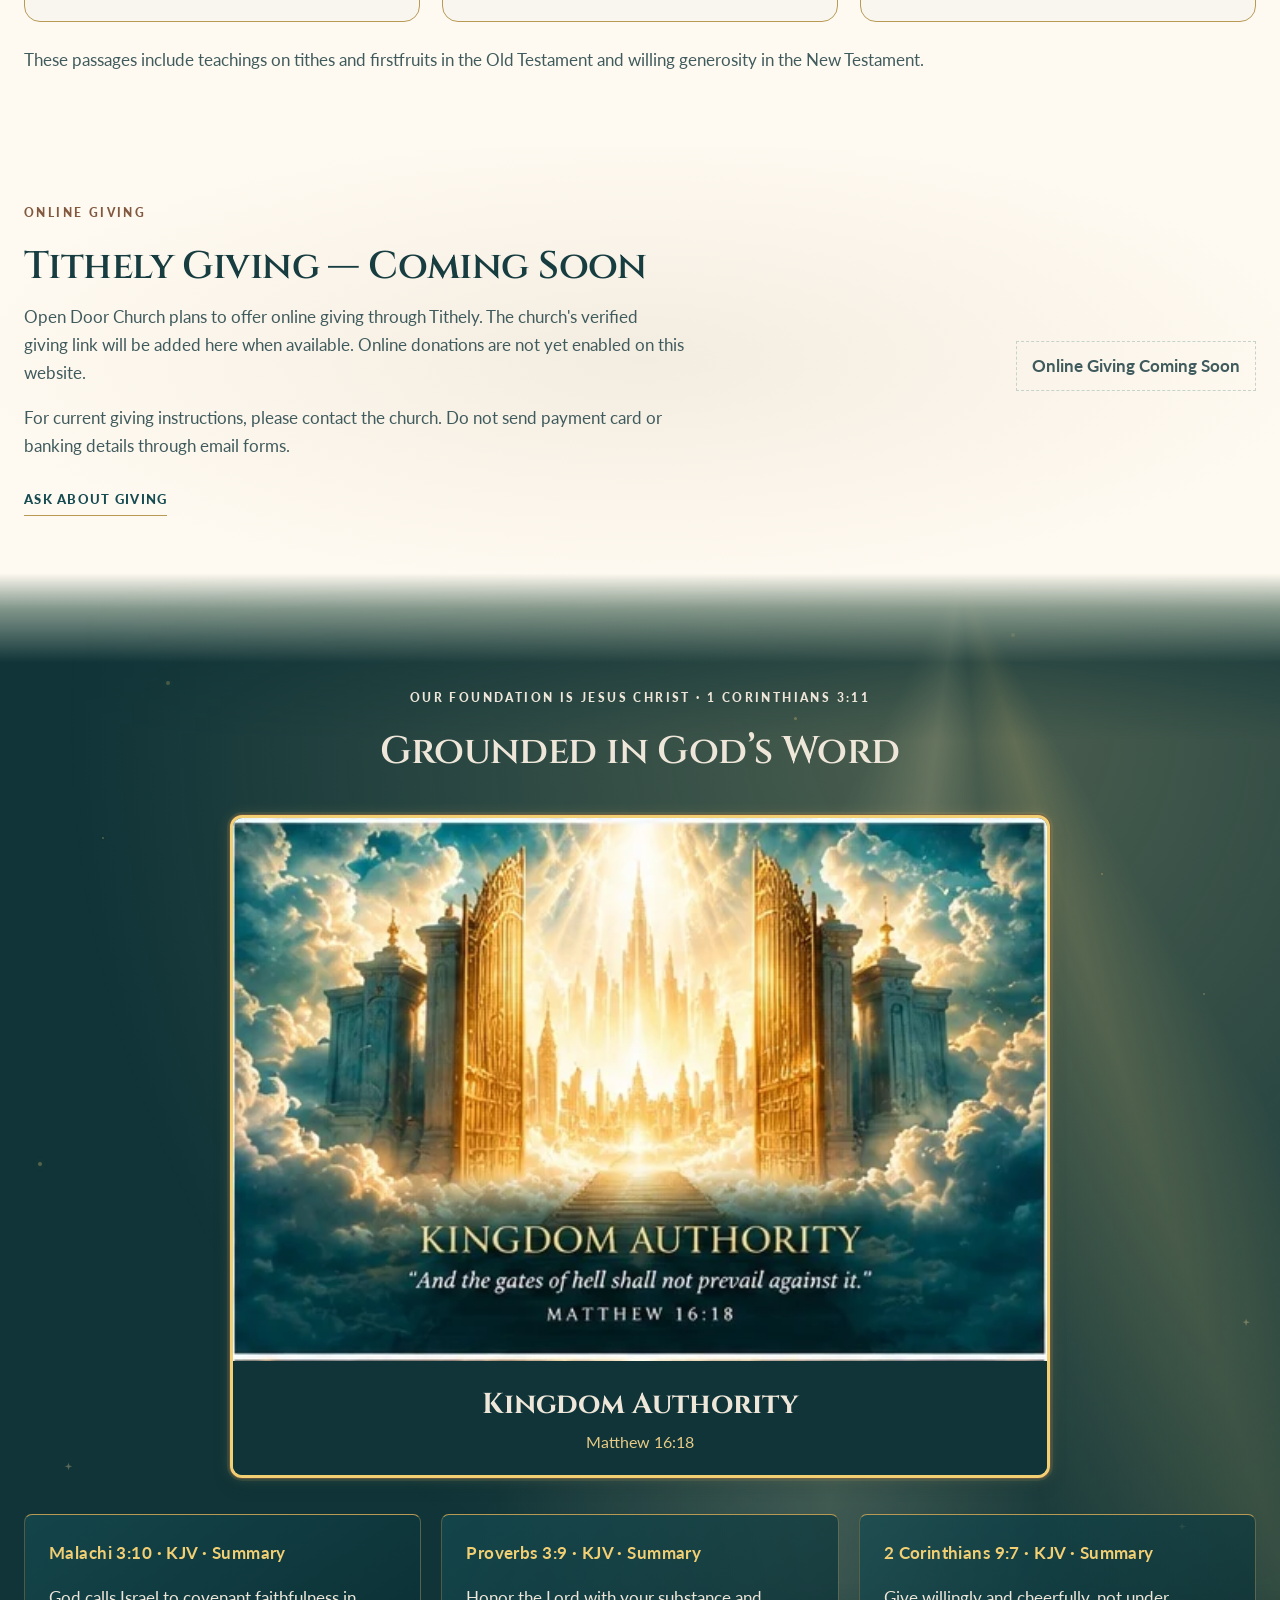
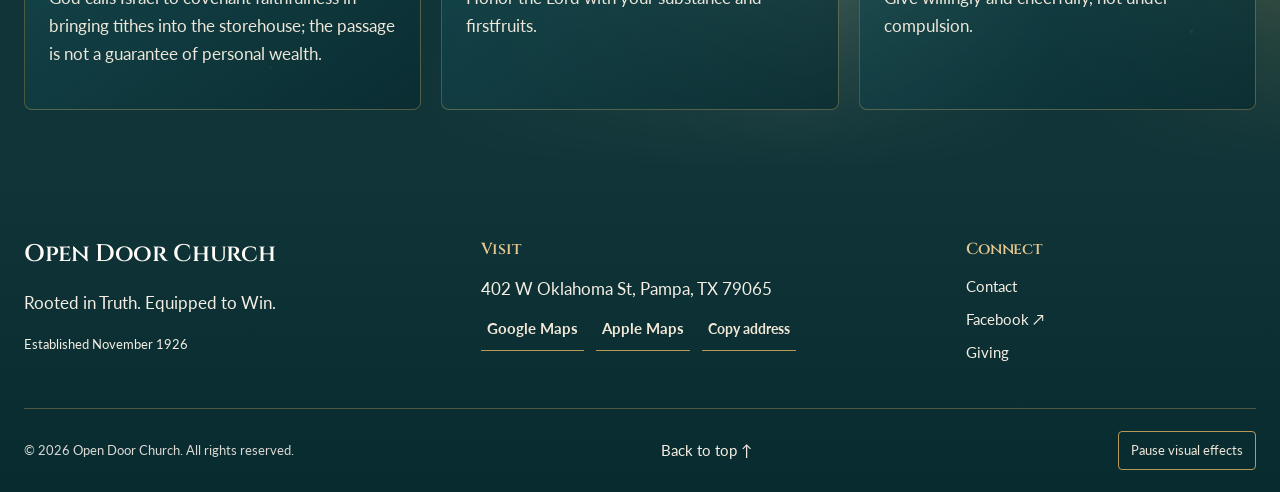
<file: giving/index.html>
<!doctype html>
<html lang="en">
 <head>
  <meta charset="utf-8"/>
  <meta content="width=device-width, initial-scale=1" name="viewport"/>
  <meta content="#164C52" name="theme-color"/>
  <title>
   Giving | Open Door Church
  </title>
  <meta content="Learn about supporting the ministry of Open Door Church. Secure online giving options will be announced when available." name="description"/>
  <meta content="index,follow,max-image-preview:large" name="robots"/>
  <meta content="website" property="og:type"/>
  <meta content="Open Door Church" property="og:site_name"/>
  <meta content="Giving | Open Door Church" property="og:title"/>
  <meta content="Learn about supporting the ministry of Open Door Church. Secure online giving options will be announced when available." property="og:description"/>
  <meta content="summary_large_image" name="twitter:card"/>
  <meta content="Giving | Open Door Church" name="twitter:title"/>
  <meta content="Learn about supporting the ministry of Open Door Church. Secure online giving options will be announced when available." name="twitter:description"/>
  <link href="https://fonts.googleapis.com" rel="preconnect"/>
  <link crossorigin="" href="https://fonts.gstatic.com" rel="preconnect"/>
  <link href="https://fonts.googleapis.com/css2?family=Cinzel:wght@400;500;600;700&amp;family=Lato:wght@400;500;700;900&amp;display=swap" rel="stylesheet"/>
  <link href="../assets/favicon.svg" rel="icon" type="image/svg+xml"/>
  <link href="../styles.css?v=6ee22b2a82ac" rel="stylesheet"/>
  <script type="application/ld+json">
   {"@context":"https://schema.org","@type":"Church","name":"Open Door Church","description":"Christian church established in November 1926.","foundingDate":"1926-11","address":{"@type":"PostalAddress","streetAddress":"402 W Oklahoma St","addressLocality":"Pampa","addressRegion":"TX","postalCode":"79065","addressCountry":"US"},"hasMap":"https://www.google.com/maps/search/?api=1&query=402%20W%20Oklahoma%20St%2C%20Pampa%2C%20TX%2079065","sameAs":["https://www.facebook.com/share/1DZhR4D1Pu/?mibextid=wwXIfr"]}
  </script>
  <script defer="" src="../email-config.js">
  </script>
  <script defer="" src="../site-content.js?v=2e54995de87d">
  </script>
  <script defer="" src="../script.js?v=31ba53c92083">
  </script>
  <script defer="" src="../interactions.js?v=3701d005ebd1">
  </script>
 </head>
 <body>
  <a class="skip-link" href="#main">
   Skip to content
  </a>
  <div id="app">
   <div class="top-ribbon">
    <div class="container ribbon-inner">
     <span>
      Celebrating 100 years of faith • 1926–Present
     </span>
     <a class="" href="../visit/">
      New here? Plan your visit ↗
     </a>
    </div>
   </div>
   <header class="site-header">
    <div class="container header-inner">
     <a class="brand" href="../">
      <span aria-hidden="true" class="brand-mark">
       ✦
      </span>
      <span class="brand-name">
       Open Door
       <span>
        Church
       </span>
       <small>
        EST. NOVEMBER 1926
       </small>
      </span>
     </a>
     <button aria-controls="primary-nav" aria-expanded="false" aria-label="Open navigation" class="menu-toggle" type="button">
      <span>
      </span>
      <span>
      </span>
      <span>
      </span>
     </button>
     <nav aria-label="Main navigation" class="primary-nav" id="primary-nav">
      <a class="" href="../">
       Home
      </a>
      <details class="nav-group">
       <summary>
        About
       </summary>
       <div class="nav-dropdown">
        <a class="" href="../about/">
         About
        </a>
        <a class="" href="../beliefs/">
         Beliefs
        </a>
        <a class="" href="../vision/">
         Vision &amp; Mission
        </a>
       </div>
      </details>
      <details class="nav-group">
       <summary>
        Connect
       </summary>
       <div class="nav-dropdown">
        <a class="" href="../ministries/">
         Ministries
        </a>
        <a class="" href="../events/">
         Events
        </a>
       </div>
      </details>
      <a class="" href="../sermons/">
       Sermons
      </a>
      <a class="" href="../visit/">
       Plan Your Visit
      </a>
      <a class="" href="../contact/">
       Contact
      </a>
      <a aria-current="page" class="nav-giving" href="../giving/">
       Giving
      </a>
     </nav>
    </div>
   </header>
   <main id="main" tabindex="-1">
    <div class="page-intro container">
     <p class="eyebrow">
      Worship through generosity
     </p>
     <h1>
      Tithes &amp; Giving
     </h1>
     <p class="lead">
      Honoring God with our firstfruits and giving with a willing heart.
     </p>
    </div>
    <section aria-label="A Heart of Generosity" class="kingdom-banner reveal-on-scroll">
     <img alt="" class="full-lettered-banner" decoding="async" loading="lazy" src="../assets/images/kingdom/set-2-cross.webp" style="--banner-frame-ratio: 512 / 260"/>
     <div class="container kingdom-banner-content kingdom-glass">
      <p class="eyebrow">
       The Kingdom of Heaven
      </p>
      <h2>
       A Heart of Generosity
      </h2>
      <p>
       Giving is an expression of worship, obedience, gratitude, and trust in God. We give willingly and cheerfully, honoring Him with what He has entrusted to us.
      </p>
     </div>
    </section>
    <section aria-labelledby="giving-heading" class="section container">
     <div class="center-heading">
      <p class="eyebrow">
       Giving at Open Door
      </p>
      <h2 id="giving-heading">
       Tithes, Offerings &amp; Generosity
      </h2>
      <p>
       Scripture teaches us to honor God with what He has entrusted to us. Explore these passages on tithes, firstfruits, and cheerful giving.
      </p>
     </div>
     <div class="giving-scripture-grid">
      <article class="giving-scripture-card">
       <span class="giving-verse-label">
        Tithes
       </span>
       <h3>
        Bring the Tithes
       </h3>
       <blockquote>
        <p>
         “Bring ye all the tithes into the storehouse, that there may be meat in mine house, and prove me now herewith, saith the LORD of hosts, if I will not open you the windows of heaven, and pour you out a blessing, that there shall not be room enough to receive it.”
        </p>
       </blockquote>
       <p class="giving-reference">
        Malachi 3:10 · KJV
       </p>
      </article>
      <article class="giving-scripture-card">
       <span class="giving-verse-label">
        Firstfruits
       </span>
       <h3>
        Honor the Lord
       </h3>
       <blockquote>
        <p>
         “Honour the LORD with thy substance, and with the firstfruits of all thine increase:”
        </p>
       </blockquote>
       <p class="giving-reference">
        Proverbs 3:9 · KJV
       </p>
      </article>
      <article class="giving-scripture-card">
       <span class="giving-verse-label">
        Cheerful Giving
       </span>
       <h3>
        Give From the Heart
       </h3>
       <blockquote>
        <p>
         “Every man according as he purposeth in his heart, so let him give; not grudgingly, or of necessity: for God loveth a cheerful giver.”
        </p>
       </blockquote>
       <p class="giving-reference">
        2 Corinthians 9:7 · KJV
       </p>
      </article>
     </div>
     <p class="giving-scripture-note">
      These passages include teachings on tithes and firstfruits in the Old Testament and willing generosity in the New Testament.
     </p>
    </section>
    <section aria-labelledby="tithely-heading" class="section section-muted">
     <div class="container editorial-cta">
      <div>
       <p class="eyebrow">
        Online giving
       </p>
       <h2 id="tithely-heading">
        Tithely Giving — Coming Soon
       </h2>
       <p>
        Open Door Church plans to offer online giving through Tithely. The church's verified giving link will be added here when available. Online donations are not yet enabled on this website.
       </p>
       <p>
        For current giving instructions, please contact the church. Do not send payment card or banking details through email forms.
       </p>
       <a class="text-link" href="../contact/">
        Ask About Giving
       </a>
      </div>
      <span aria-label="Online giving is not yet available" class="coming-soon">
       Online Giving Coming Soon
      </span>
     </div>
    </section>
    <section aria-labelledby="scripture-giving-title" class="section scripture-foundation-section">
     <div class="container">
      <div class="center-heading">
       <p class="eyebrow">
        Our Foundation Is Jesus Christ · 1 Corinthians 3:11
       </p>
       <h2 id="scripture-giving-title">
        Grounded in God’s Word
       </h2>
      </div>
      <div class="kingdom-page-art">
       <figure class="kingdom-page-art-frame">
        <img alt="Kingdom Authority" decoding="async" loading="lazy" src="../assets/images/kingdom/set-2-kingdom-authority.webp"/>
        <figcaption>
         <strong>
          Kingdom Authority
         </strong>
         <small>
          Matthew 16:18
         </small>
        </figcaption>
       </figure>
      </div>
      <div class="scripture-foundation-grid">
       <article class="scripture-foundation-card">
        <p class="scripture-reference">
         Malachi 3:10 · KJV · Summary
        </p>
        <p>
         God calls Israel to covenant faithfulness in bringing tithes into the storehouse; the passage is not a guarantee of personal wealth.
        </p>
       </article>
       <article class="scripture-foundation-card">
        <p class="scripture-reference">
         Proverbs 3:9 · KJV · Summary
        </p>
        <p>
         Honor the Lord with your substance and firstfruits.
        </p>
       </article>
       <article class="scripture-foundation-card">
        <p class="scripture-reference">
         2 Corinthians 9:7 · KJV · Summary
        </p>
        <p>
         Give willingly and cheerfully, not under compulsion.
        </p>
       </article>
      </div>
     </div>
    </section>
   </main>
   <footer class="site-footer">
    <div class="container footer-grid">
     <div>
      <h2>
       Open Door Church
      </h2>
      <p>
       Rooted in Truth. Equipped to Win.
      </p>
      <p class="footer-small">
       Established November 1926
      </p>
     </div>
     <div>
      <h3>
       Visit
      </h3>
      <p>
       402 W Oklahoma St, Pampa, TX 79065
       <br/>
       <span class="direction-options">
        <a aria-label="Get directions using Google Maps" class="direction-link" href="https://www.google.com/maps/dir/?api=1&amp;destination=402%20W%20Oklahoma%20St%2C%20Pampa%2C%20TX%2079065" rel="noopener noreferrer" target="_blank">
         Google Maps
        </a>
        <a aria-label="Get directions using Apple Maps" class="direction-link" href="https://maps.apple.com/directions?destination=402%20W%20Oklahoma%20St%2C%20Pampa%2C%20TX%2079065&amp;mode=driving" rel="noopener noreferrer" target="_blank">
         Apple Maps
        </a>
        <button class="copy-address" data-added-map-copy="" hidden="" type="button">
         Copy address
        </button>
        <span aria-live="polite" class="copy-status" data-added-map-copy="" role="status">
        </span>
       </span>
      </p>
     </div>
     <div>
      <h3>
       Connect
      </h3>
      <a class="" href="../contact/">
       Contact
      </a>
      <a aria-label="Open Door Church official Facebook page" href="https://www.facebook.com/share/1DZhR4D1Pu/?mibextid=wwXIfr" rel="noopener noreferrer" target="_blank">
       Facebook ↗
      </a>
      <a class="" href="../giving/">
       Giving
      </a>
     </div>
    </div>
    <div class="container footer-bottom">
     <span>
      © 2026 Open Door Church. All rights reserved.
     </span>
     <a class="back-to-top" href="#main">
      Back to top ↑
     </a>
    </div>
   </footer>
  </div>
 </body>
</html>
</file>
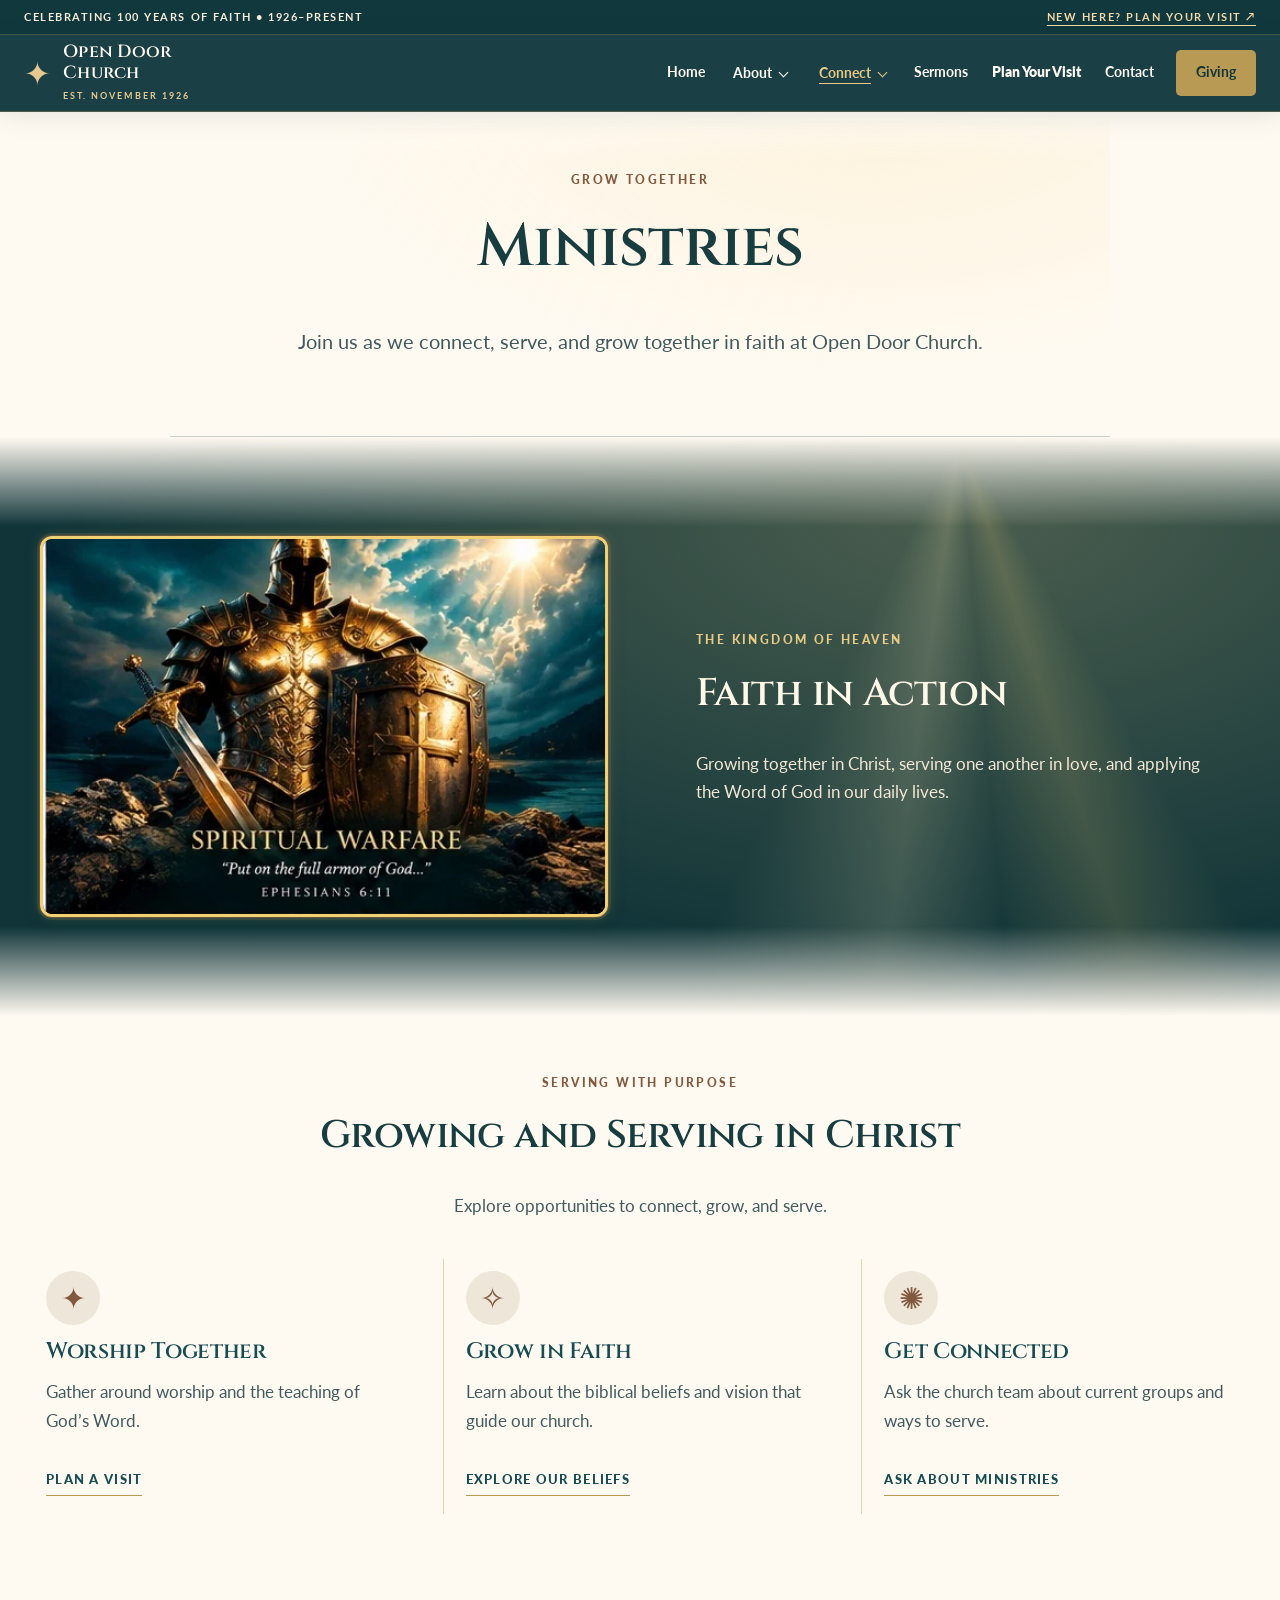
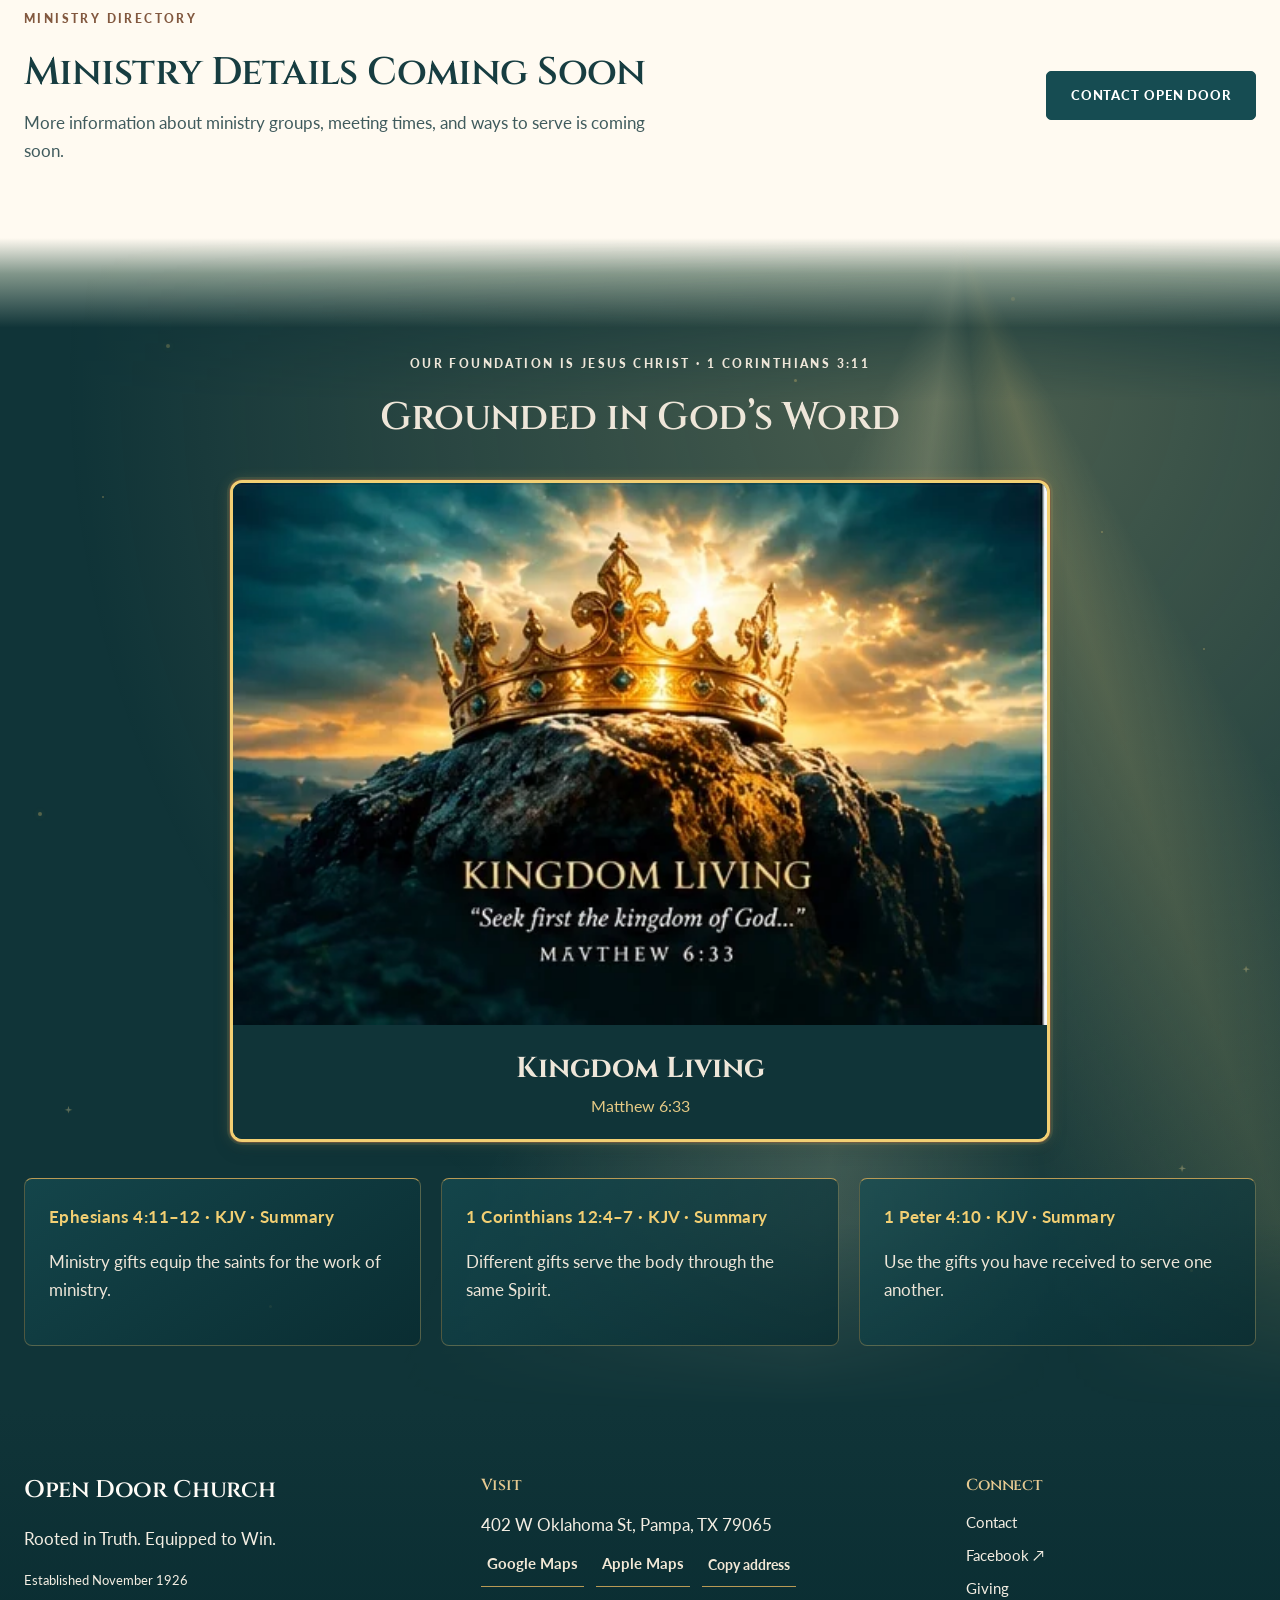
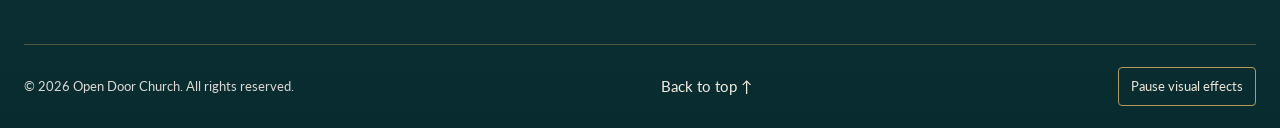
<file: ministries/index.html>
<!doctype html>
<html lang="en">
 <head>
  <meta charset="utf-8"/>
  <meta content="width=device-width, initial-scale=1" name="viewport"/>
  <meta content="#164C52" name="theme-color"/>
  <title>
   Ministries | Open Door Church
  </title>
  <meta content="Explore opportunities to connect, serve, and grow in faith at Open Door Church. Ministry details will be published as confirmed." name="description"/>
  <meta content="index,follow,max-image-preview:large" name="robots"/>
  <meta content="website" property="og:type"/>
  <meta content="Open Door Church" property="og:site_name"/>
  <meta content="Ministries | Open Door Church" property="og:title"/>
  <meta content="Explore opportunities to connect, serve, and grow in faith at Open Door Church. Ministry details will be published as confirmed." property="og:description"/>
  <meta content="summary_large_image" name="twitter:card"/>
  <meta content="Ministries | Open Door Church" name="twitter:title"/>
  <meta content="Explore opportunities to connect, serve, and grow in faith at Open Door Church. Ministry details will be published as confirmed." name="twitter:description"/>
  <link href="https://fonts.googleapis.com" rel="preconnect"/>
  <link crossorigin="" href="https://fonts.gstatic.com" rel="preconnect"/>
  <link href="https://fonts.googleapis.com/css2?family=Cinzel:wght@400;500;600;700&amp;family=Lato:wght@400;500;700;900&amp;display=swap" rel="stylesheet"/>
  <link href="../assets/favicon.svg" rel="icon" type="image/svg+xml"/>
  <link href="../styles.css?v=6ee22b2a82ac" rel="stylesheet"/>
  <script type="application/ld+json">
   {"@context":"https://schema.org","@type":"Church","name":"Open Door Church","description":"Christian church established in November 1926.","foundingDate":"1926-11","address":{"@type":"PostalAddress","streetAddress":"402 W Oklahoma St","addressLocality":"Pampa","addressRegion":"TX","postalCode":"79065","addressCountry":"US"},"hasMap":"https://www.google.com/maps/search/?api=1&query=402%20W%20Oklahoma%20St%2C%20Pampa%2C%20TX%2079065","sameAs":["https://www.facebook.com/share/1DZhR4D1Pu/?mibextid=wwXIfr"]}
  </script>
  <script defer="" src="../email-config.js">
  </script>
  <script defer="" src="../site-content.js?v=2e54995de87d">
  </script>
  <script defer="" src="../script.js?v=31ba53c92083">
  </script>
  <script defer="" src="../interactions.js?v=3701d005ebd1">
  </script>
 </head>
 <body>
  <a class="skip-link" href="#main">
   Skip to content
  </a>
  <div id="app">
   <div class="top-ribbon">
    <div class="container ribbon-inner">
     <span>
      Celebrating 100 years of faith • 1926–Present
     </span>
     <a class="" href="../visit/">
      New here? Plan your visit ↗
     </a>
    </div>
   </div>
   <header class="site-header">
    <div class="container header-inner">
     <a class="brand" href="../">
      <span aria-hidden="true" class="brand-mark">
       ✦
      </span>
      <span class="brand-name">
       Open Door
       <span>
        Church
       </span>
       <small>
        EST. NOVEMBER 1926
       </small>
      </span>
     </a>
     <button aria-controls="primary-nav" aria-expanded="false" aria-label="Open navigation" class="menu-toggle" type="button">
      <span>
      </span>
      <span>
      </span>
      <span>
      </span>
     </button>
     <nav aria-label="Main navigation" class="primary-nav" id="primary-nav">
      <a class="" href="../">
       Home
      </a>
      <details class="nav-group">
       <summary>
        About
       </summary>
       <div class="nav-dropdown">
        <a class="" href="../about/">
         About
        </a>
        <a class="" href="../beliefs/">
         Beliefs
        </a>
        <a class="" href="../vision/">
         Vision &amp; Mission
        </a>
       </div>
      </details>
      <details class="nav-group">
       <summary class="active">
        Connect
       </summary>
       <div class="nav-dropdown">
        <a aria-current="page" class="active" href="../ministries/">
         Ministries
        </a>
        <a class="" href="../events/">
         Events
        </a>
       </div>
      </details>
      <a class="" href="../sermons/">
       Sermons
      </a>
      <a class="" href="../visit/">
       Plan Your Visit
      </a>
      <a class="" href="../contact/">
       Contact
      </a>
      <a class="nav-giving" href="../giving/">
       Giving
      </a>
     </nav>
    </div>
   </header>
   <main id="main" tabindex="-1">
    <div class="page-intro container">
     <p class="eyebrow">
      Grow together
     </p>
     <h1>
      Ministries
     </h1>
     <p class="lead">
      Join us as we connect, serve, and grow together in faith at Open Door Church.
     </p>
    </div>
    <section aria-label="Faith in Action" class="kingdom-banner reveal-on-scroll">
     <img alt="" decoding="async" loading="lazy" src="../assets/images/kingdom/set-2-spiritual-warfare.webp"/>
     <div class="container kingdom-banner-content kingdom-glass">
      <p class="eyebrow">
       The Kingdom of Heaven
      </p>
      <h2>
       Faith in Action
      </h2>
      <p>
       Growing together in Christ, serving one another in love, and applying the Word of God in our daily lives.
      </p>
     </div>
    </section>
    <div class="refined-group ministry-directory">
     <section aria-labelledby="ministries-overview" class="section container">
      <div class="center-heading">
       <p class="eyebrow">
        Serving with purpose
       </p>
       <h2 id="ministries-overview">
        Growing and Serving in Christ
       </h2>
       <p>
        Explore opportunities to connect, grow, and serve.
       </p>
      </div>
      <div class="feature-grid">
       <article class="feature-card">
        <span aria-hidden="true" class="feature-icon">
         ✦
        </span>
        <h3>
         Worship Together
        </h3>
        <p>
         Gather around worship and the teaching of God’s Word.
        </p>
        <a class="text-link" href="../visit/">
         Plan a Visit
        </a>
       </article>
       <article class="feature-card">
        <span aria-hidden="true" class="feature-icon">
         ✧
        </span>
        <h3>
         Grow in Faith
        </h3>
        <p>
         Learn about the biblical beliefs and vision that guide our church.
        </p>
        <a class="text-link" href="../beliefs/">
         Explore Our Beliefs
        </a>
       </article>
       <article class="feature-card">
        <span aria-hidden="true" class="feature-icon">
         ✺
        </span>
        <h3>
         Get Connected
        </h3>
        <p>
         Ask the church team about current groups and ways to serve.
        </p>
        <a class="text-link" href="../contact/">
         Ask About Ministries
        </a>
       </article>
      </div>
     </section>
     <section class="section section-muted">
      <div class="container editorial-cta">
       <div>
        <p class="eyebrow">
         Ministry directory
        </p>
        <h2>
         Ministry Details Coming Soon
        </h2>
        <p>
         More information about ministry groups, meeting times, and ways to serve is coming soon.
        </p>
       </div>
       <a class="button button-primary" href="../contact/">
        Contact Open Door
       </a>
      </div>
     </section>
    </div>
    <section aria-labelledby="scripture-ministries-title" class="section scripture-foundation-section">
     <div class="container">
      <div class="center-heading">
       <p class="eyebrow">
        Our Foundation Is Jesus Christ · 1 Corinthians 3:11
       </p>
       <h2 id="scripture-ministries-title">
        Grounded in God’s Word
       </h2>
      </div>
      <div class="kingdom-page-art">
       <figure class="kingdom-page-art-frame">
        <img alt="Kingdom Living" decoding="async" loading="lazy" src="../assets/images/kingdom/set-2-kingdom-living.webp"/>
        <figcaption>
         <strong>
          Kingdom Living
         </strong>
         <small>
          Matthew 6:33
         </small>
        </figcaption>
       </figure>
      </div>
      <div class="scripture-foundation-grid">
       <article class="scripture-foundation-card">
        <p class="scripture-reference">
         Ephesians 4:11–12 · KJV · Summary
        </p>
        <p>
         Ministry gifts equip the saints for the work of ministry.
        </p>
       </article>
       <article class="scripture-foundation-card">
        <p class="scripture-reference">
         1 Corinthians 12:4–7 · KJV · Summary
        </p>
        <p>
         Different gifts serve the body through the same Spirit.
        </p>
       </article>
       <article class="scripture-foundation-card">
        <p class="scripture-reference">
         1 Peter 4:10 · KJV · Summary
        </p>
        <p>
         Use the gifts you have received to serve one another.
        </p>
       </article>
      </div>
     </div>
    </section>
   </main>
   <footer class="site-footer">
    <div class="container footer-grid">
     <div>
      <h2>
       Open Door Church
      </h2>
      <p>
       Rooted in Truth. Equipped to Win.
      </p>
      <p class="footer-small">
       Established November 1926
      </p>
     </div>
     <div>
      <h3>
       Visit
      </h3>
      <p>
       402 W Oklahoma St, Pampa, TX 79065
       <br/>
       <span class="direction-options">
        <a aria-label="Get directions using Google Maps" class="direction-link" href="https://www.google.com/maps/dir/?api=1&amp;destination=402%20W%20Oklahoma%20St%2C%20Pampa%2C%20TX%2079065" rel="noopener noreferrer" target="_blank">
         Google Maps
        </a>
        <a aria-label="Get directions using Apple Maps" class="direction-link" href="https://maps.apple.com/directions?destination=402%20W%20Oklahoma%20St%2C%20Pampa%2C%20TX%2079065&amp;mode=driving" rel="noopener noreferrer" target="_blank">
         Apple Maps
        </a>
        <button class="copy-address" data-added-map-copy="" hidden="" type="button">
         Copy address
        </button>
        <span aria-live="polite" class="copy-status" data-added-map-copy="" role="status">
        </span>
       </span>
      </p>
     </div>
     <div>
      <h3>
       Connect
      </h3>
      <a class="" href="../contact/">
       Contact
      </a>
      <a aria-label="Open Door Church official Facebook page" href="https://www.facebook.com/share/1DZhR4D1Pu/?mibextid=wwXIfr" rel="noopener noreferrer" target="_blank">
       Facebook ↗
      </a>
      <a class="" href="../giving/">
       Giving
      </a>
     </div>
    </div>
    <div class="container footer-bottom">
     <span>
      © 2026 Open Door Church. All rights reserved.
     </span>
     <a class="back-to-top" href="#main">
      Back to top ↑
     </a>
    </div>
   </footer>
  </div>
 </body>
</html>
</file>
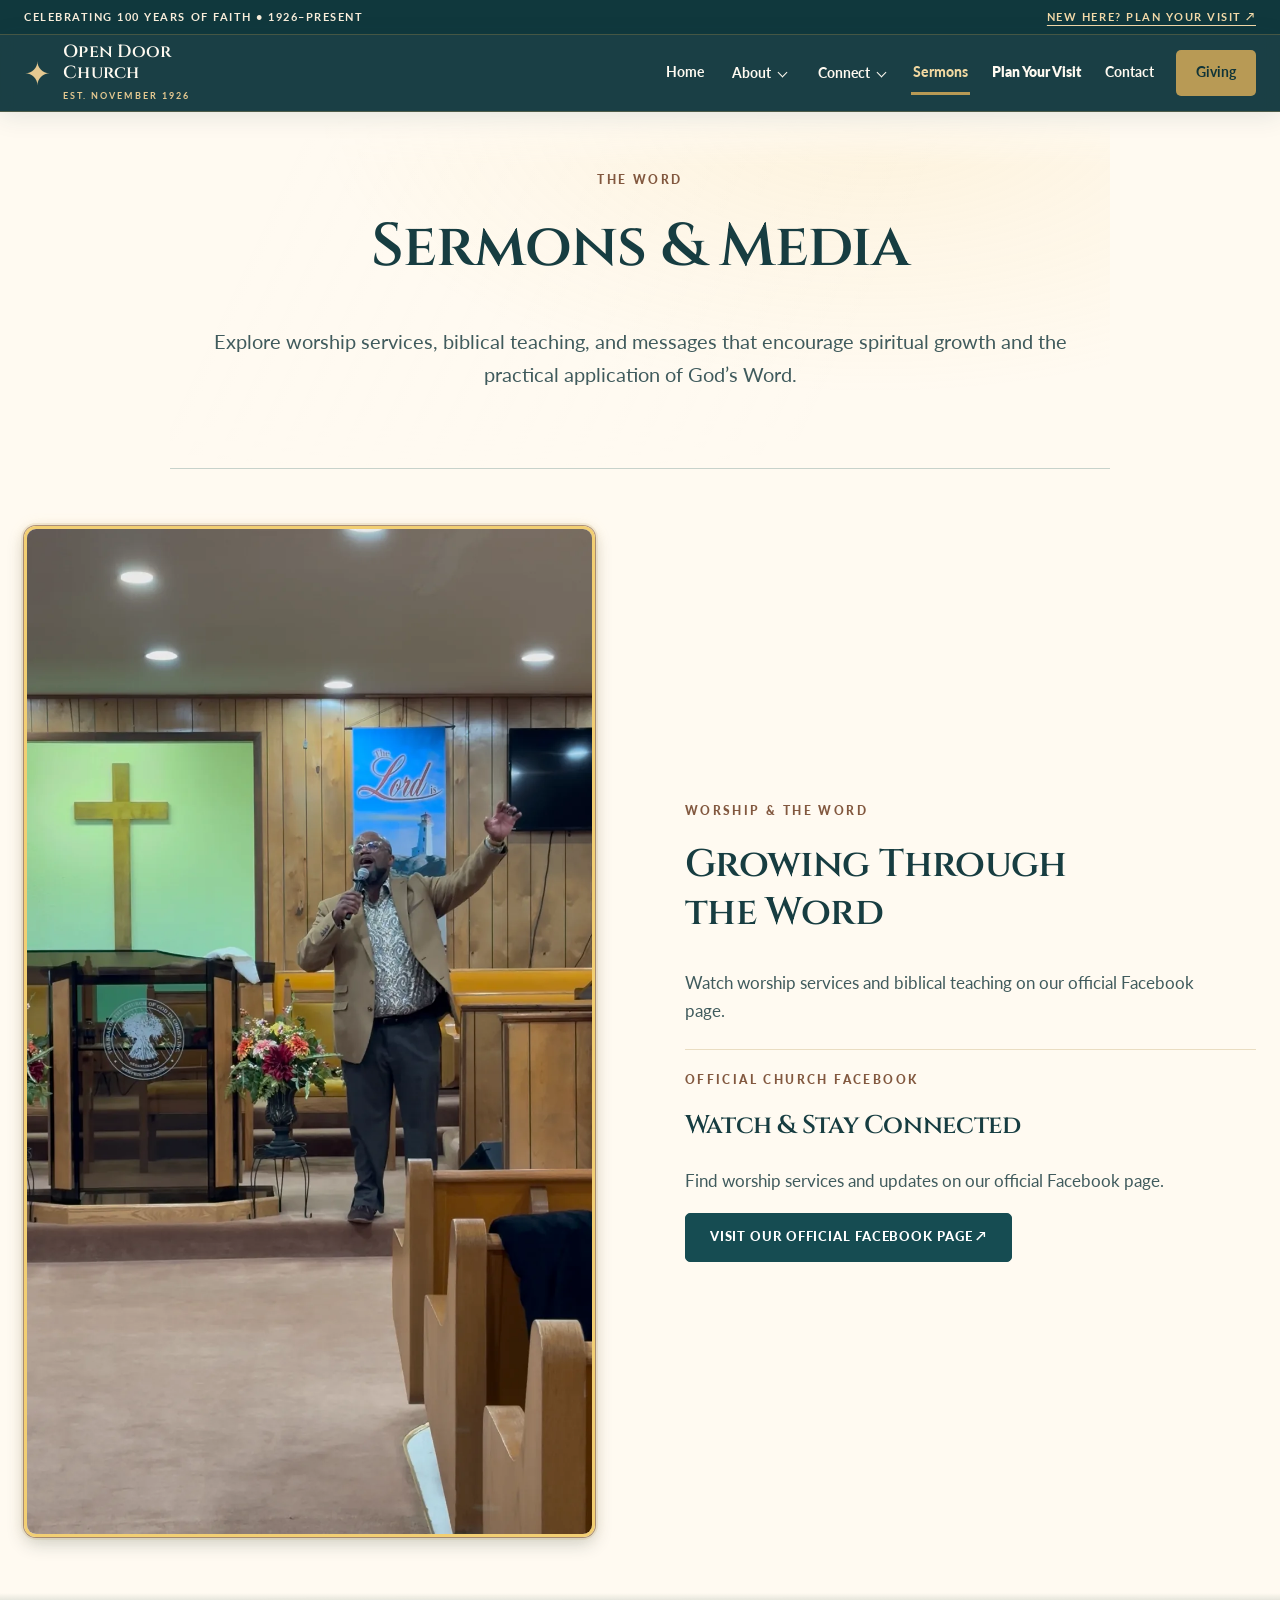
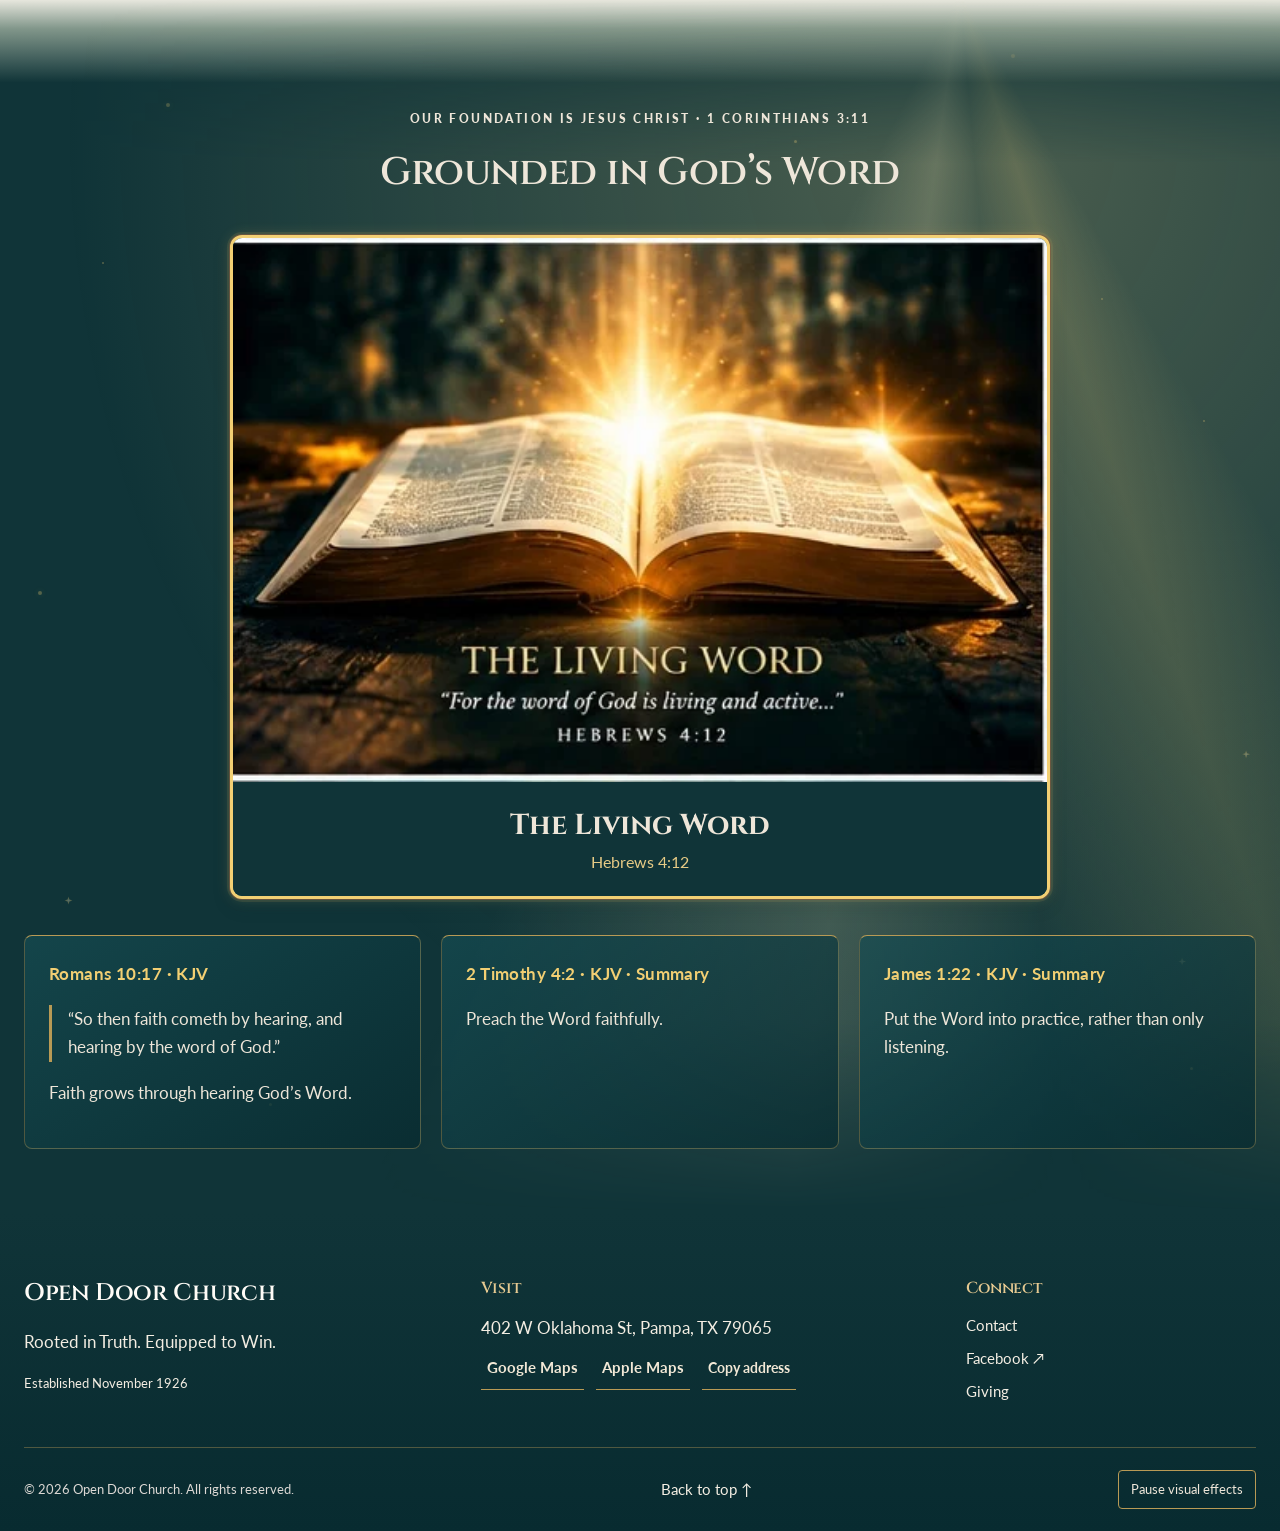
<file: sermons/index.html>
<!doctype html>
<html lang="en">
 <head>
  <meta charset="utf-8"/>
  <meta content="width=device-width, initial-scale=1" name="viewport"/>
  <meta content="#164C52" name="theme-color"/>
  <title>
   Sermons &amp; Media | Open Door Church
  </title>
  <meta content="Watch worship services, sermons, and biblical teaching from Open Door Church on Facebook." name="description"/>
  <meta content="index,follow,max-image-preview:large" name="robots"/>
  <meta content="website" property="og:type"/>
  <meta content="Open Door Church" property="og:site_name"/>
  <meta content="Sermons &amp; Media | Open Door Church" property="og:title"/>
  <meta content="Watch worship services, sermons, and biblical teaching from Open Door Church on Facebook." property="og:description"/>
  <meta content="summary_large_image" name="twitter:card"/>
  <meta content="Sermons &amp; Media | Open Door Church" name="twitter:title"/>
  <meta content="Watch worship services, sermons, and biblical teaching from Open Door Church on Facebook." name="twitter:description"/>
  <link href="https://fonts.googleapis.com" rel="preconnect"/>
  <link crossorigin="" href="https://fonts.gstatic.com" rel="preconnect"/>
  <link href="https://fonts.googleapis.com/css2?family=Cinzel:wght@400;500;600;700&amp;family=Lato:wght@400;500;700;900&amp;display=swap" rel="stylesheet"/>
  <link href="../assets/favicon.svg" rel="icon" type="image/svg+xml"/>
  <link href="../styles.css?v=6ee22b2a82ac" rel="stylesheet"/>
  <script type="application/ld+json">
   {"@context":"https://schema.org","@type":"Church","name":"Open Door Church","description":"Christian church established in November 1926.","foundingDate":"1926-11","address":{"@type":"PostalAddress","streetAddress":"402 W Oklahoma St","addressLocality":"Pampa","addressRegion":"TX","postalCode":"79065","addressCountry":"US"},"hasMap":"https://www.google.com/maps/search/?api=1&query=402%20W%20Oklahoma%20St%2C%20Pampa%2C%20TX%2079065","sameAs":["https://www.facebook.com/share/1DZhR4D1Pu/?mibextid=wwXIfr"]}
  </script>
  <script defer="" src="../email-config.js">
  </script>
  <script defer="" src="../site-content.js?v=2e54995de87d">
  </script>
  <script defer="" src="../script.js?v=31ba53c92083">
  </script>
  <script defer="" src="../interactions.js?v=3701d005ebd1">
  </script>
 </head>
 <body>
  <a class="skip-link" href="#main">
   Skip to content
  </a>
  <div id="app">
   <div class="top-ribbon">
    <div class="container ribbon-inner">
     <span>
      Celebrating 100 years of faith • 1926–Present
     </span>
     <a class="" href="../visit/">
      New here? Plan your visit ↗
     </a>
    </div>
   </div>
   <header class="site-header">
    <div class="container header-inner">
     <a class="brand" href="../">
      <span aria-hidden="true" class="brand-mark">
       ✦
      </span>
      <span class="brand-name">
       Open Door
       <span>
        Church
       </span>
       <small>
        EST. NOVEMBER 1926
       </small>
      </span>
     </a>
     <button aria-controls="primary-nav" aria-expanded="false" aria-label="Open navigation" class="menu-toggle" type="button">
      <span>
      </span>
      <span>
      </span>
      <span>
      </span>
     </button>
     <nav aria-label="Main navigation" class="primary-nav" id="primary-nav">
      <a class="" href="../">
       Home
      </a>
      <details class="nav-group">
       <summary>
        About
       </summary>
       <div class="nav-dropdown">
        <a class="" href="../about/">
         About
        </a>
        <a class="" href="../beliefs/">
         Beliefs
        </a>
        <a class="" href="../vision/">
         Vision &amp; Mission
        </a>
       </div>
      </details>
      <details class="nav-group">
       <summary>
        Connect
       </summary>
       <div class="nav-dropdown">
        <a class="" href="../ministries/">
         Ministries
        </a>
        <a class="" href="../events/">
         Events
        </a>
       </div>
      </details>
      <a aria-current="page" class="active" href="../sermons/">
       Sermons
      </a>
      <a class="" href="../visit/">
       Plan Your Visit
      </a>
      <a class="" href="../contact/">
       Contact
      </a>
      <a class="nav-giving" href="../giving/">
       Giving
      </a>
     </nav>
    </div>
   </header>
   <main id="main" tabindex="-1">
    <div class="page-intro container">
     <p class="eyebrow">
      The Word
     </p>
     <h1>
      Sermons &amp; Media
     </h1>
     <p class="lead">
      Explore worship services, biblical teaching, and messages that encourage spiritual growth and the practical application of God’s Word.
     </p>
    </div>
    <section class="section container split-section">
     <div class="section-photo">
      <img alt="A message being delivered at Open Door Church" class="" decoding="async" loading="lazy" src="../assets/images/worship-hero.webp"/>
     </div>
     <div class="section-copy">
      <p class="eyebrow">
       Worship &amp; the Word
      </p>
      <h2>
       Growing Through the Word
      </h2>
      <p>
       Watch worship services and biblical teaching on our official Facebook page.
      </p>
      <div class="refined-inline-cta">
       <p class="eyebrow">
        Official church Facebook
       </p>
       <h3>
        Watch &amp; Stay Connected
       </h3>
       <p>
        Find worship services and updates on our official Facebook page.
       </p>
       <a class="button button-primary" href="https://www.facebook.com/share/1DZhR4D1Pu/?mibextid=wwXIfr" rel="noopener noreferrer" target="_blank">
        Visit Our Official Facebook Page ↗
       </a>
      </div>
     </div>
    </section>
    <section aria-labelledby="scripture-sermons-title" class="section scripture-foundation-section">
     <div class="container">
      <div class="center-heading">
       <p class="eyebrow">
        Our Foundation Is Jesus Christ · 1 Corinthians 3:11
       </p>
       <h2 id="scripture-sermons-title">
        Grounded in God’s Word
       </h2>
      </div>
      <div class="kingdom-page-art">
       <figure class="kingdom-page-art-frame">
        <img alt="The Living Word" decoding="async" loading="lazy" src="../assets/images/kingdom/set-2-living-word.webp"/>
        <figcaption>
         <strong>
          The Living Word
         </strong>
         <small>
          Hebrews 4:12
         </small>
        </figcaption>
       </figure>
      </div>
      <div class="scripture-foundation-grid">
       <article class="scripture-foundation-card">
        <p class="scripture-reference">
         Romans 10:17 · KJV
        </p>
        <blockquote>
         <p>
          “So then faith cometh by hearing, and hearing by the word of God.”
         </p>
        </blockquote>
        <p>
         Faith grows through hearing God’s Word.
        </p>
       </article>
       <article class="scripture-foundation-card">
        <p class="scripture-reference">
         2 Timothy 4:2 · KJV · Summary
        </p>
        <p>
         Preach the Word faithfully.
        </p>
       </article>
       <article class="scripture-foundation-card">
        <p class="scripture-reference">
         James 1:22 · KJV · Summary
        </p>
        <p>
         Put the Word into practice, rather than only listening.
        </p>
       </article>
      </div>
     </div>
    </section>
   </main>
   <footer class="site-footer">
    <div class="container footer-grid">
     <div>
      <h2>
       Open Door Church
      </h2>
      <p>
       Rooted in Truth. Equipped to Win.
      </p>
      <p class="footer-small">
       Established November 1926
      </p>
     </div>
     <div>
      <h3>
       Visit
      </h3>
      <p>
       402 W Oklahoma St, Pampa, TX 79065
       <br/>
       <span class="direction-options">
        <a aria-label="Get directions using Google Maps" class="direction-link" href="https://www.google.com/maps/dir/?api=1&amp;destination=402%20W%20Oklahoma%20St%2C%20Pampa%2C%20TX%2079065" rel="noopener noreferrer" target="_blank">
         Google Maps
        </a>
        <a aria-label="Get directions using Apple Maps" class="direction-link" href="https://maps.apple.com/directions?destination=402%20W%20Oklahoma%20St%2C%20Pampa%2C%20TX%2079065&amp;mode=driving" rel="noopener noreferrer" target="_blank">
         Apple Maps
        </a>
        <button class="copy-address" data-added-map-copy="" hidden="" type="button">
         Copy address
        </button>
        <span aria-live="polite" class="copy-status" data-added-map-copy="" role="status">
        </span>
       </span>
      </p>
     </div>
     <div>
      <h3>
       Connect
      </h3>
      <a class="" href="../contact/">
       Contact
      </a>
      <a aria-label="Open Door Church official Facebook page" href="https://www.facebook.com/share/1DZhR4D1Pu/?mibextid=wwXIfr" rel="noopener noreferrer" target="_blank">
       Facebook ↗
      </a>
      <a class="" href="../giving/">
       Giving
      </a>
     </div>
    </div>
    <div class="container footer-bottom">
     <span>
      © 2026 Open Door Church. All rights reserved.
     </span>
     <a class="back-to-top" href="#main">
      Back to top ↑
     </a>
    </div>
   </footer>
  </div>
 </body>
</html>
</file>
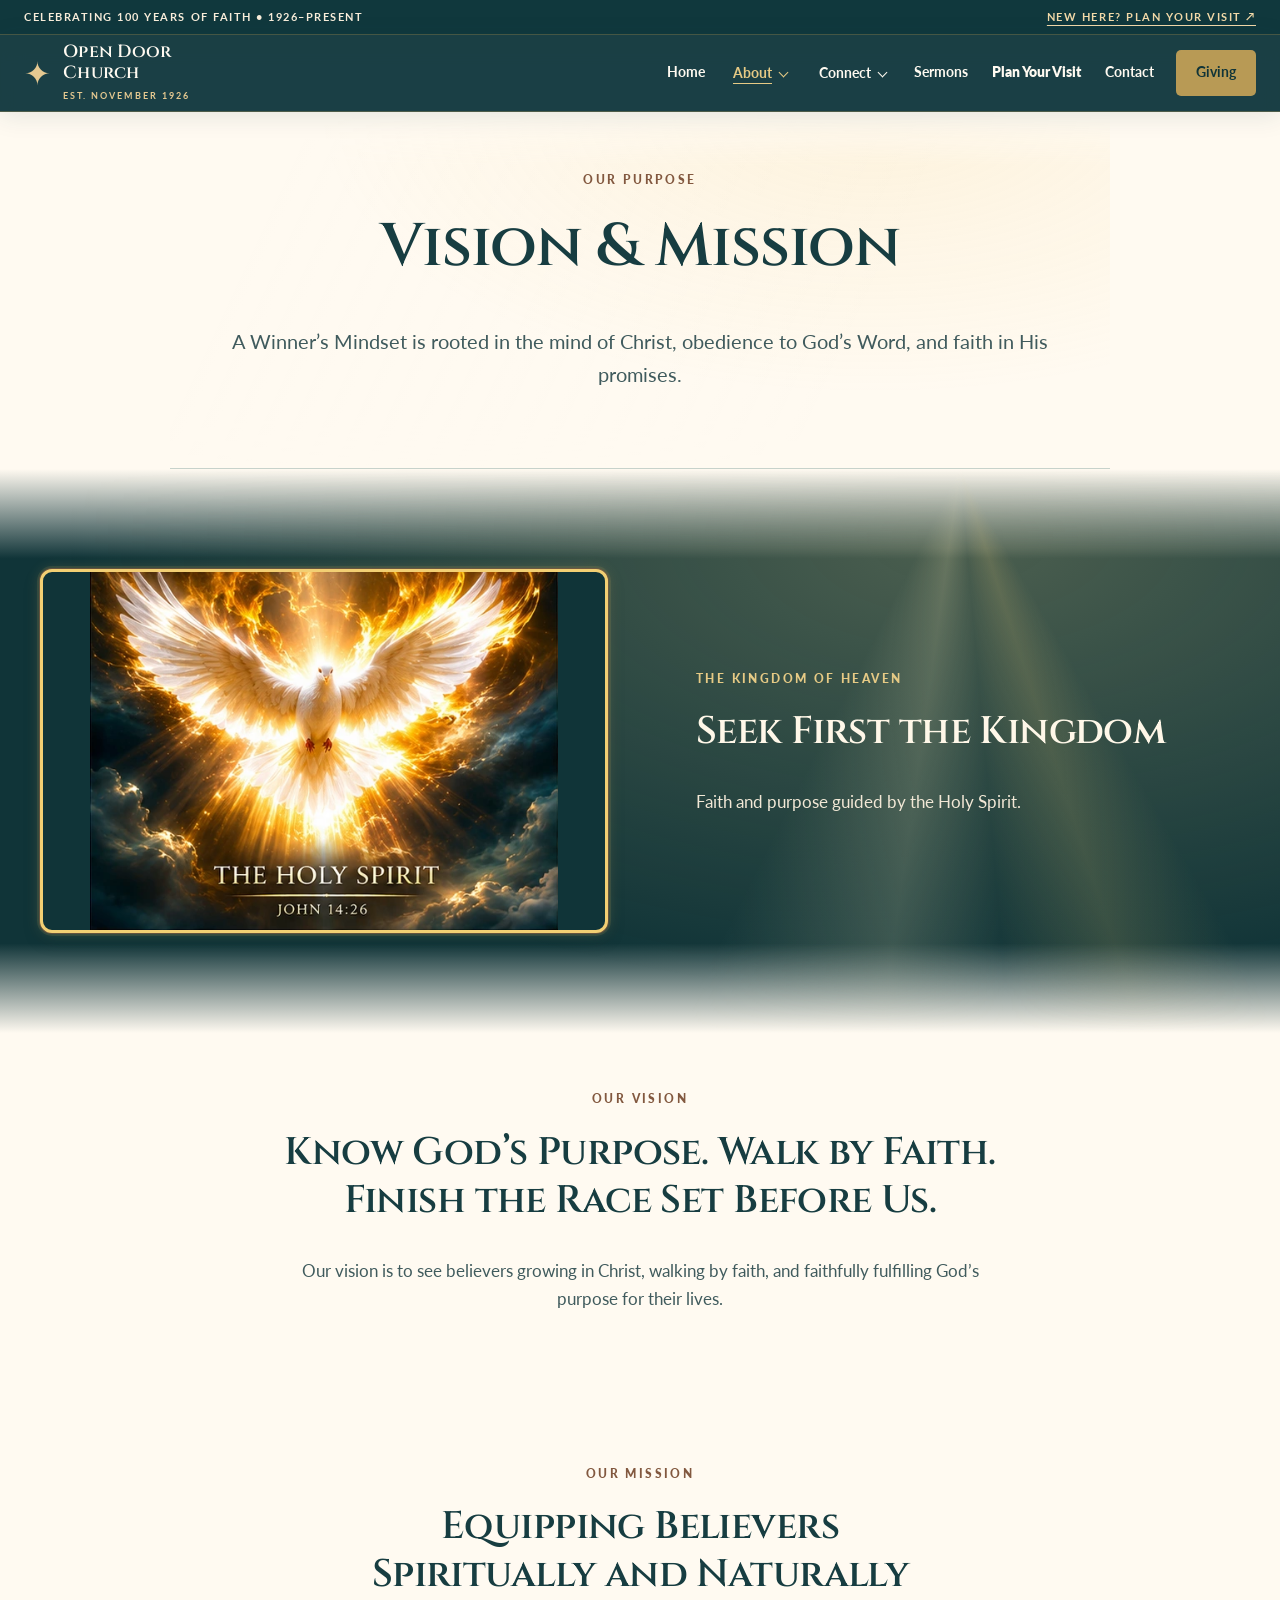
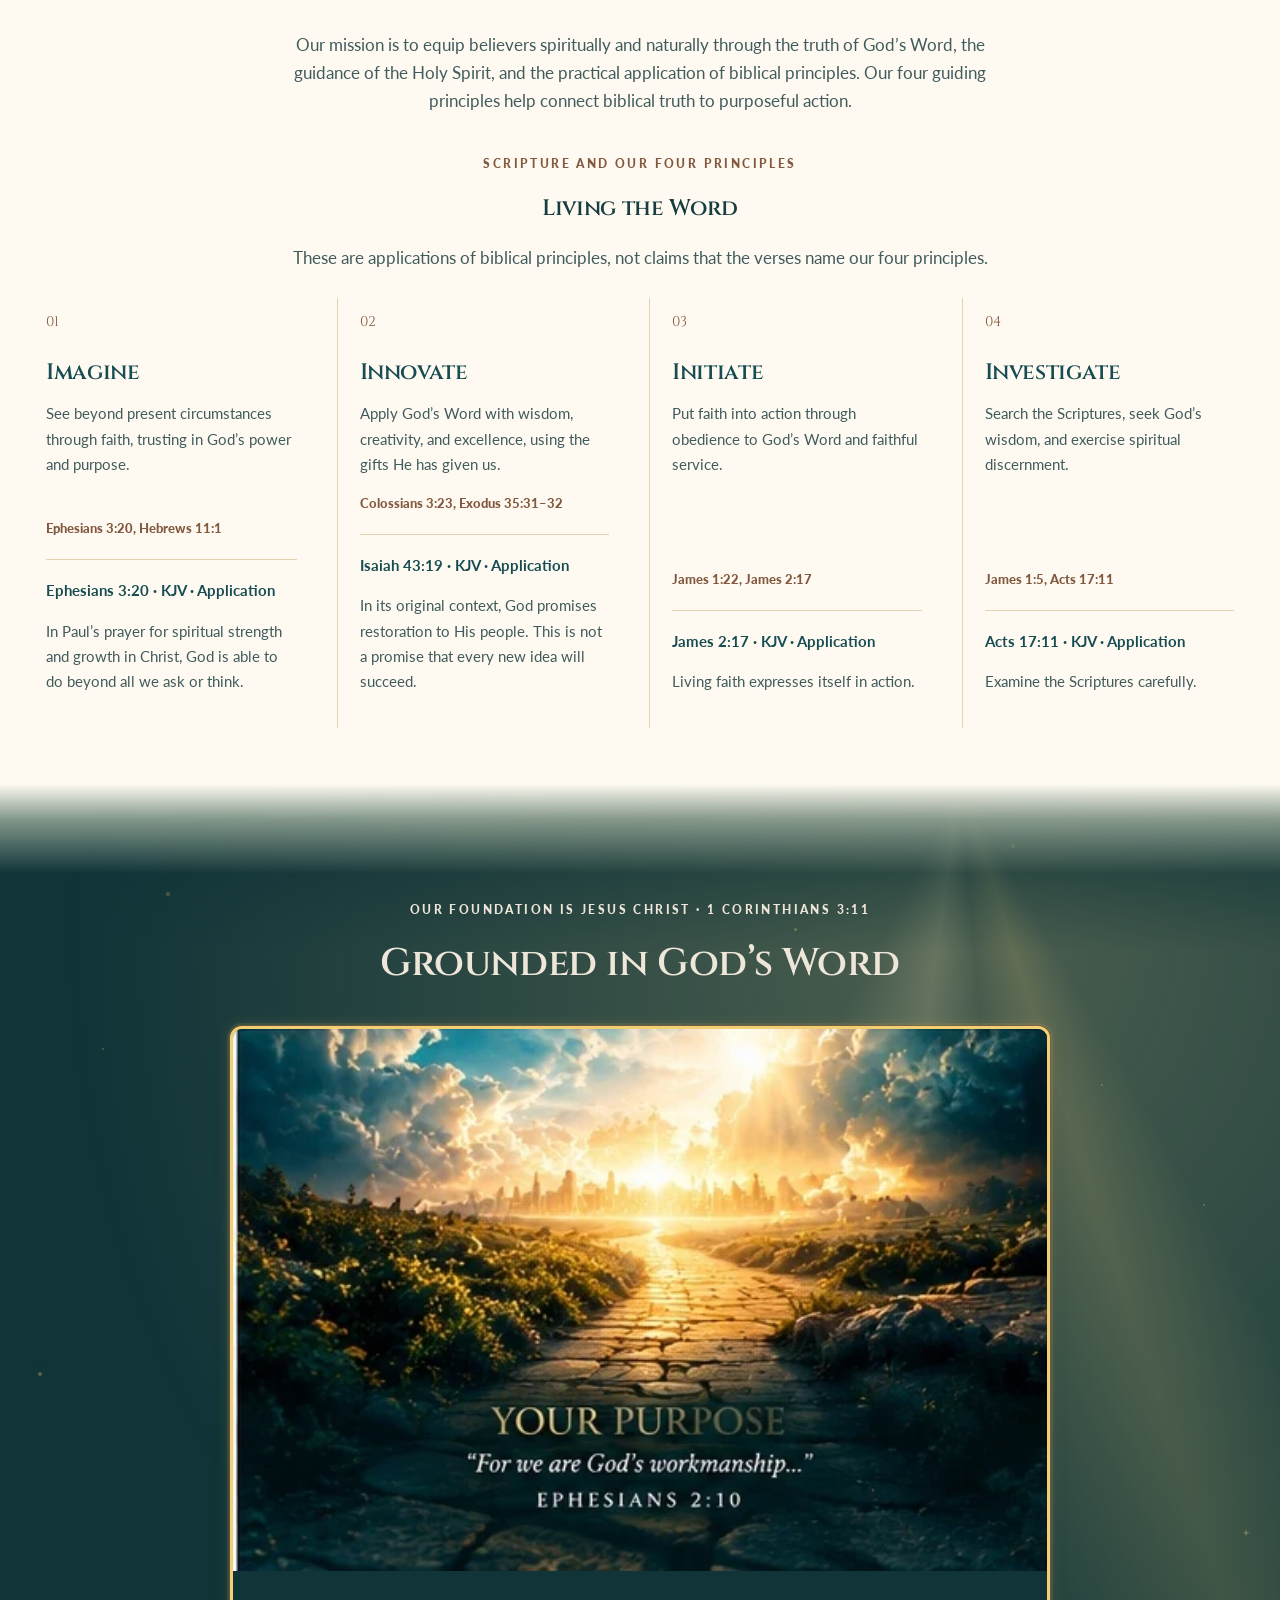
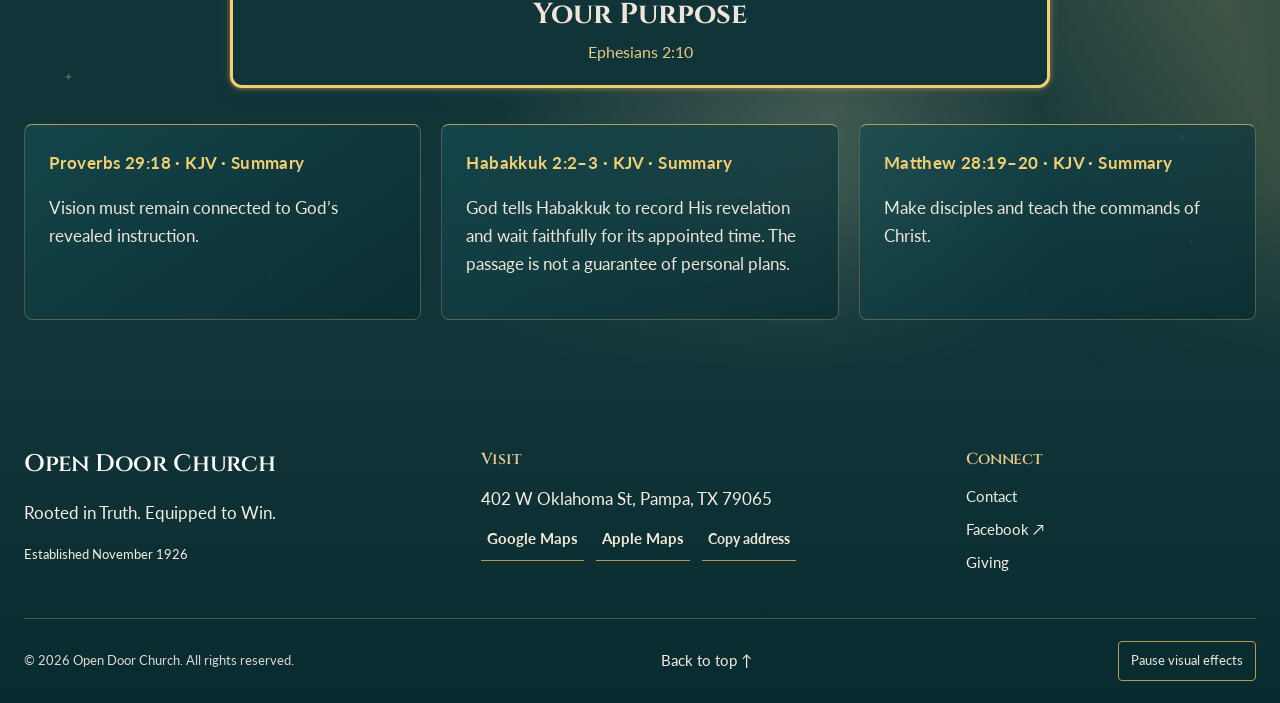
<file: vision/index.html>
<!doctype html>
<html lang="en">
 <head>
  <meta charset="utf-8"/>
  <meta content="width=device-width, initial-scale=1" name="viewport"/>
  <meta content="#164C52" name="theme-color"/>
  <title>
   Our Vision &amp; Mission | Open Door Church
  </title>
  <meta content="Discover the Open Door Church vision and mission: Imagine, Innovate, Initiate, and Investigate, grounded in God’s Word." name="description"/>
  <meta content="index,follow,max-image-preview:large" name="robots"/>
  <meta content="website" property="og:type"/>
  <meta content="Open Door Church" property="og:site_name"/>
  <meta content="Our Vision &amp; Mission | Open Door Church" property="og:title"/>
  <meta content="Discover the Open Door Church vision and mission: Imagine, Innovate, Initiate, and Investigate, grounded in God’s Word." property="og:description"/>
  <meta content="summary_large_image" name="twitter:card"/>
  <meta content="Our Vision &amp; Mission | Open Door Church" name="twitter:title"/>
  <meta content="Discover the Open Door Church vision and mission: Imagine, Innovate, Initiate, and Investigate, grounded in God’s Word." name="twitter:description"/>
  <link href="https://fonts.googleapis.com" rel="preconnect"/>
  <link crossorigin="" href="https://fonts.gstatic.com" rel="preconnect"/>
  <link href="https://fonts.googleapis.com/css2?family=Cinzel:wght@400;500;600;700&amp;family=Lato:wght@400;500;700;900&amp;display=swap" rel="stylesheet"/>
  <link href="../assets/favicon.svg" rel="icon" type="image/svg+xml"/>
  <link href="../styles.css?v=6ee22b2a82ac" rel="stylesheet"/>
  <script type="application/ld+json">
   {"@context":"https://schema.org","@type":"Church","name":"Open Door Church","description":"Christian church established in November 1926.","foundingDate":"1926-11","address":{"@type":"PostalAddress","streetAddress":"402 W Oklahoma St","addressLocality":"Pampa","addressRegion":"TX","postalCode":"79065","addressCountry":"US"},"hasMap":"https://www.google.com/maps/search/?api=1&query=402%20W%20Oklahoma%20St%2C%20Pampa%2C%20TX%2079065","sameAs":["https://www.facebook.com/share/1DZhR4D1Pu/?mibextid=wwXIfr"]}
  </script>
  <script defer="" src="../email-config.js">
  </script>
  <script defer="" src="../site-content.js?v=2e54995de87d">
  </script>
  <script defer="" src="../script.js?v=31ba53c92083">
  </script>
  <script defer="" src="../interactions.js?v=3701d005ebd1">
  </script>
 </head>
 <body>
  <a class="skip-link" href="#main">
   Skip to content
  </a>
  <div id="app">
   <div class="top-ribbon">
    <div class="container ribbon-inner">
     <span>
      Celebrating 100 years of faith • 1926–Present
     </span>
     <a class="" href="../visit/">
      New here? Plan your visit ↗
     </a>
    </div>
   </div>
   <header class="site-header">
    <div class="container header-inner">
     <a class="brand" href="../">
      <span aria-hidden="true" class="brand-mark">
       ✦
      </span>
      <span class="brand-name">
       Open Door
       <span>
        Church
       </span>
       <small>
        EST. NOVEMBER 1926
       </small>
      </span>
     </a>
     <button aria-controls="primary-nav" aria-expanded="false" aria-label="Open navigation" class="menu-toggle" type="button">
      <span>
      </span>
      <span>
      </span>
      <span>
      </span>
     </button>
     <nav aria-label="Main navigation" class="primary-nav" id="primary-nav">
      <a class="" href="../">
       Home
      </a>
      <details class="nav-group">
       <summary class="active">
        About
       </summary>
       <div class="nav-dropdown">
        <a class="" href="../about/">
         About
        </a>
        <a class="" href="../beliefs/">
         Beliefs
        </a>
        <a aria-current="page" class="active" href="../vision/">
         Vision &amp; Mission
        </a>
       </div>
      </details>
      <details class="nav-group">
       <summary>
        Connect
       </summary>
       <div class="nav-dropdown">
        <a class="" href="../ministries/">
         Ministries
        </a>
        <a class="" href="../events/">
         Events
        </a>
       </div>
      </details>
      <a class="" href="../sermons/">
       Sermons
      </a>
      <a class="" href="../visit/">
       Plan Your Visit
      </a>
      <a class="" href="../contact/">
       Contact
      </a>
      <a class="nav-giving" href="../giving/">
       Giving
      </a>
     </nav>
    </div>
   </header>
   <main id="main" tabindex="-1">
    <div class="page-intro container">
     <p class="eyebrow">
      Our purpose
     </p>
     <h1>
      Vision &amp; Mission
     </h1>
     <p class="lead">
      A Winner’s Mindset is rooted in the mind of Christ, obedience to God’s Word, and faith in His promises.
     </p>
    </div>
    <section aria-label="Seek First the Kingdom" class="kingdom-banner reveal-on-scroll">
     <img alt="" class="full-lettered-banner" decoding="async" loading="lazy" src="../assets/images/kingdom/set-1-holy-spirit-display.webp" style="--banner-frame-ratio: 512 / 328"/>
     <div class="container kingdom-banner-content kingdom-glass">
      <p class="eyebrow">
       The Kingdom of Heaven
      </p>
      <h2>
       Seek First the Kingdom
      </h2>
      <p>
       Faith and purpose guided by the Holy Spirit.
      </p>
     </div>
    </section>
    <section class="section container narrow">
     <div class="center-heading">
      <p class="eyebrow">
       Our vision
      </p>
      <h2>
       Know God’s Purpose. Walk by Faith. Finish the Race Set Before Us.
      </h2>
      <p>
       Our vision is to see believers growing in Christ, walking by faith, and faithfully fulfilling God’s purpose for their lives.
      </p>
     </div>
    </section>
    <section aria-labelledby="mission-scripture-title" class="section harmony-mission">
     <div class="container center-heading">
      <p class="eyebrow">
       Our mission
      </p>
      <h2>
       Equipping Believers Spiritually and Naturally
      </h2>
      <p>
       Our mission is to equip believers spiritually and naturally through the truth of God’s Word, the guidance of the Holy Spirit, and the practical application of biblical principles. Our four guiding principles help connect biblical truth to purposeful action.
      </p>
     </div>
     <div class="container harmony-mission-note">
      <p class="eyebrow">
       Scripture and our four principles
      </p>
      <h3 id="mission-scripture-title">
       Living the Word
      </h3>
      <p>
       These are applications of biblical principles, not claims that the verses name our four principles.
      </p>
     </div>
     <div class="container mission-grid harmony-principles">
      <article class="mission-card">
       <span class="card-number">
        01
       </span>
       <h3>
        Imagine
       </h3>
       <p>
        See beyond present circumstances through faith, trusting in God’s power and purpose.
       </p>
       <span class="verse">
        Ephesians 3:20, Hebrews 11:1
       </span>
       <div class="harmony-application">
        <p class="scripture-reference">
         Ephesians 3:20 · KJV · Application
        </p>
        <p>
         In Paul’s prayer for spiritual strength and growth in Christ, God is able to do beyond all we ask or think.
        </p>
       </div>
      </article>
      <article class="mission-card">
       <span class="card-number">
        02
       </span>
       <h3>
        Innovate
       </h3>
       <p>
        Apply God’s Word with wisdom, creativity, and excellence, using the gifts He has given us.
       </p>
       <span class="verse">
        Colossians 3:23, Exodus 35:31–32
       </span>
       <div class="harmony-application">
        <p class="scripture-reference">
         Isaiah 43:19 · KJV · Application
        </p>
        <p>
         In its original context, God promises restoration to His people. This is not a promise that every new idea will succeed.
        </p>
       </div>
      </article>
      <article class="mission-card">
       <span class="card-number">
        03
       </span>
       <h3>
        Initiate
       </h3>
       <p>
        Put faith into action through obedience to God’s Word and faithful service.
       </p>
       <span class="verse">
        James 1:22, James 2:17
       </span>
       <div class="harmony-application">
        <p class="scripture-reference">
         James 2:17 · KJV · Application
        </p>
        <p>
         Living faith expresses itself in action.
        </p>
       </div>
      </article>
      <article class="mission-card">
       <span class="card-number">
        04
       </span>
       <h3>
        Investigate
       </h3>
       <p>
        Search the Scriptures, seek God’s wisdom, and exercise spiritual discernment.
       </p>
       <span class="verse">
        James 1:5, Acts 17:11
       </span>
       <div class="harmony-application">
        <p class="scripture-reference">
         Acts 17:11 · KJV · Application
        </p>
        <p>
         Examine the Scriptures carefully.
        </p>
       </div>
      </article>
     </div>
    </section>
    <section aria-labelledby="scripture-vision-title" class="section scripture-foundation-section">
     <div class="container">
      <div class="center-heading">
       <p class="eyebrow">
        Our Foundation Is Jesus Christ · 1 Corinthians 3:11
       </p>
       <h2 id="scripture-vision-title">
        Grounded in God’s Word
       </h2>
      </div>
      <div class="kingdom-page-art">
       <figure class="kingdom-page-art-frame">
        <img alt="Your Purpose" decoding="async" loading="lazy" src="../assets/images/kingdom/set-2-purpose.webp"/>
        <figcaption>
         <strong>
          Your Purpose
         </strong>
         <small>
          Ephesians 2:10
         </small>
        </figcaption>
       </figure>
      </div>
      <div class="scripture-foundation-grid">
       <article class="scripture-foundation-card">
        <p class="scripture-reference">
         Proverbs 29:18 · KJV · Summary
        </p>
        <p>
         Vision must remain connected to God’s revealed instruction.
        </p>
       </article>
       <article class="scripture-foundation-card">
        <p class="scripture-reference">
         Habakkuk 2:2–3 · KJV · Summary
        </p>
        <p>
         God tells Habakkuk to record His revelation and wait faithfully for its appointed time. The passage is not a guarantee of personal plans.
        </p>
       </article>
       <article class="scripture-foundation-card">
        <p class="scripture-reference">
         Matthew 28:19–20 · KJV · Summary
        </p>
        <p>
         Make disciples and teach the commands of Christ.
        </p>
       </article>
      </div>
     </div>
    </section>
   </main>
   <footer class="site-footer">
    <div class="container footer-grid">
     <div>
      <h2>
       Open Door Church
      </h2>
      <p>
       Rooted in Truth. Equipped to Win.
      </p>
      <p class="footer-small">
       Established November 1926
      </p>
     </div>
     <div>
      <h3>
       Visit
      </h3>
      <p>
       402 W Oklahoma St, Pampa, TX 79065
       <br/>
       <span class="direction-options">
        <a aria-label="Get directions using Google Maps" class="direction-link" href="https://www.google.com/maps/dir/?api=1&amp;destination=402%20W%20Oklahoma%20St%2C%20Pampa%2C%20TX%2079065" rel="noopener noreferrer" target="_blank">
         Google Maps
        </a>
        <a aria-label="Get directions using Apple Maps" class="direction-link" href="https://maps.apple.com/directions?destination=402%20W%20Oklahoma%20St%2C%20Pampa%2C%20TX%2079065&amp;mode=driving" rel="noopener noreferrer" target="_blank">
         Apple Maps
        </a>
        <button class="copy-address" data-added-map-copy="" hidden="" type="button">
         Copy address
        </button>
        <span aria-live="polite" class="copy-status" data-added-map-copy="" role="status">
        </span>
       </span>
      </p>
     </div>
     <div>
      <h3>
       Connect
      </h3>
      <a class="" href="../contact/">
       Contact
      </a>
      <a aria-label="Open Door Church official Facebook page" href="https://www.facebook.com/share/1DZhR4D1Pu/?mibextid=wwXIfr" rel="noopener noreferrer" target="_blank">
       Facebook ↗
      </a>
      <a class="" href="../giving/">
       Giving
      </a>
     </div>
    </div>
    <div class="container footer-bottom">
     <span>
      © 2026 Open Door Church. All rights reserved.
     </span>
     <a class="back-to-top" href="#main">
      Back to top ↑
     </a>
    </div>
   </footer>
  </div>
 </body>
</html>
</file>
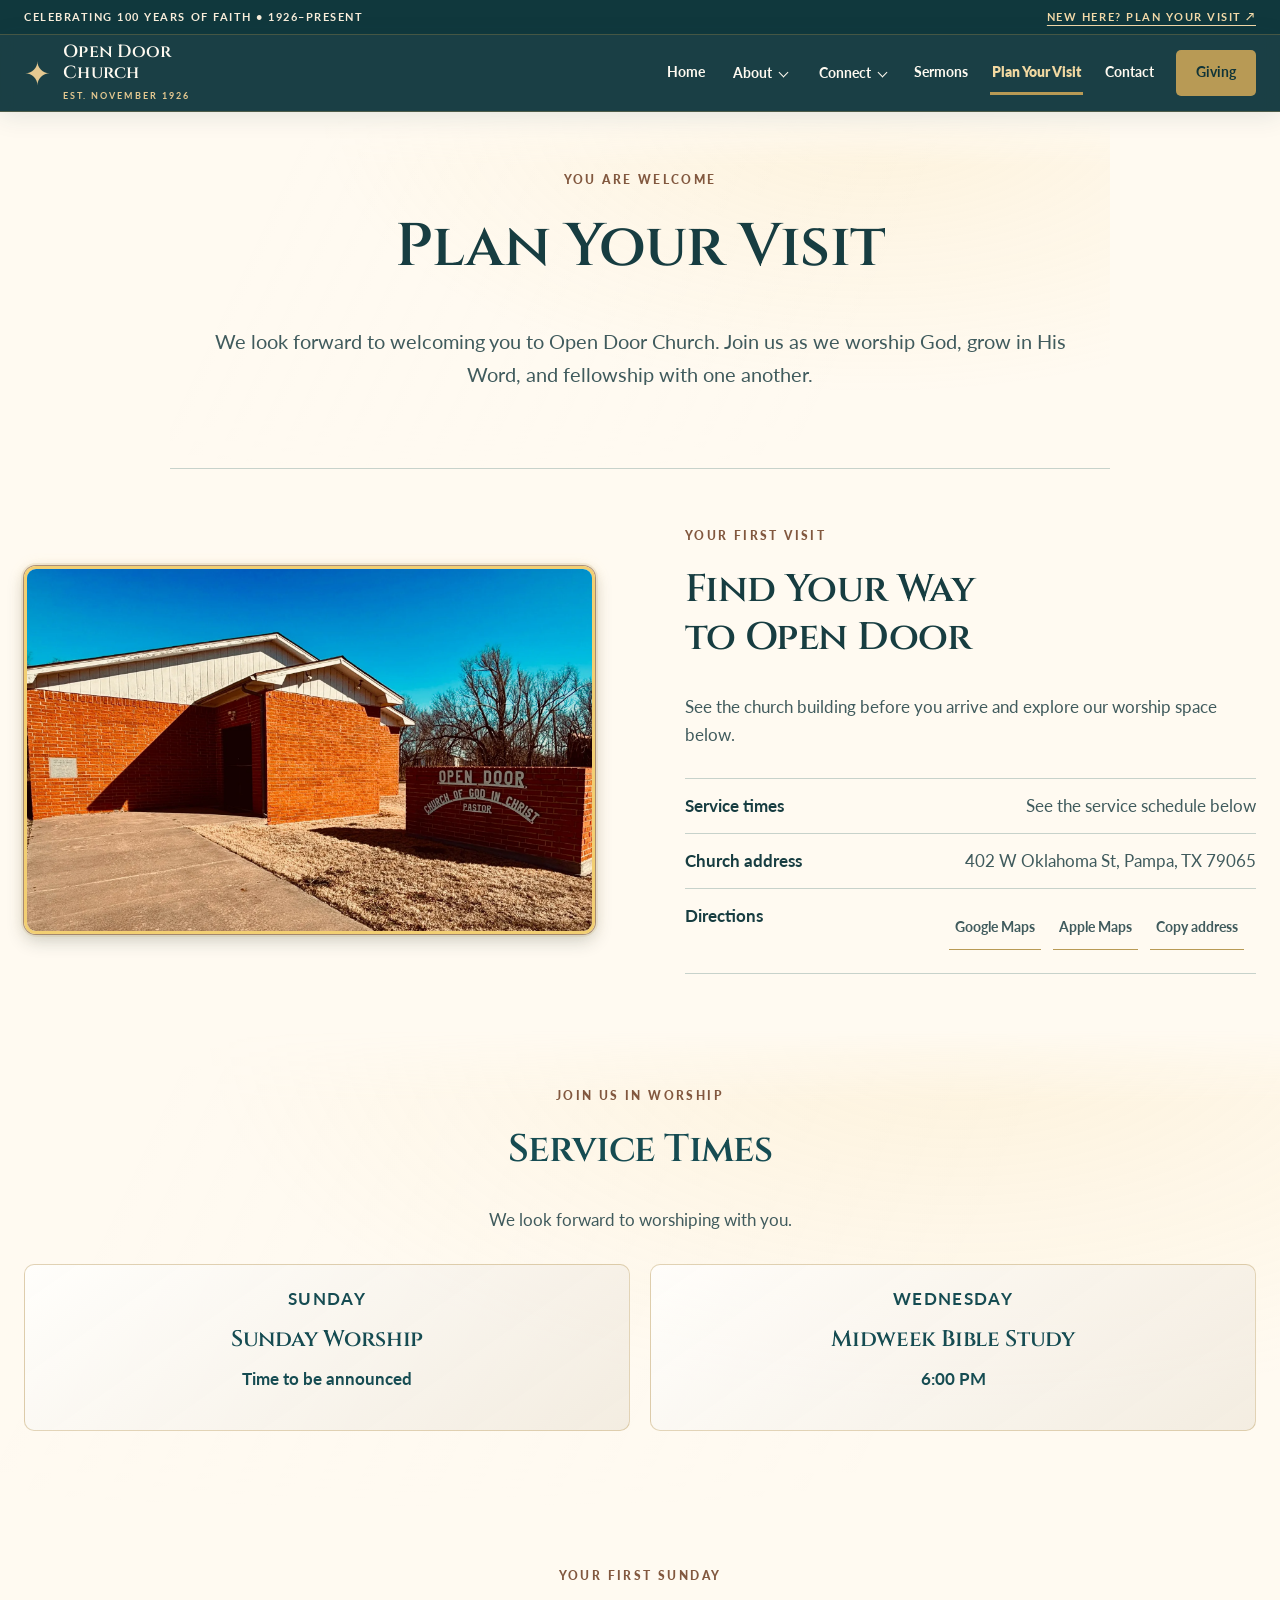
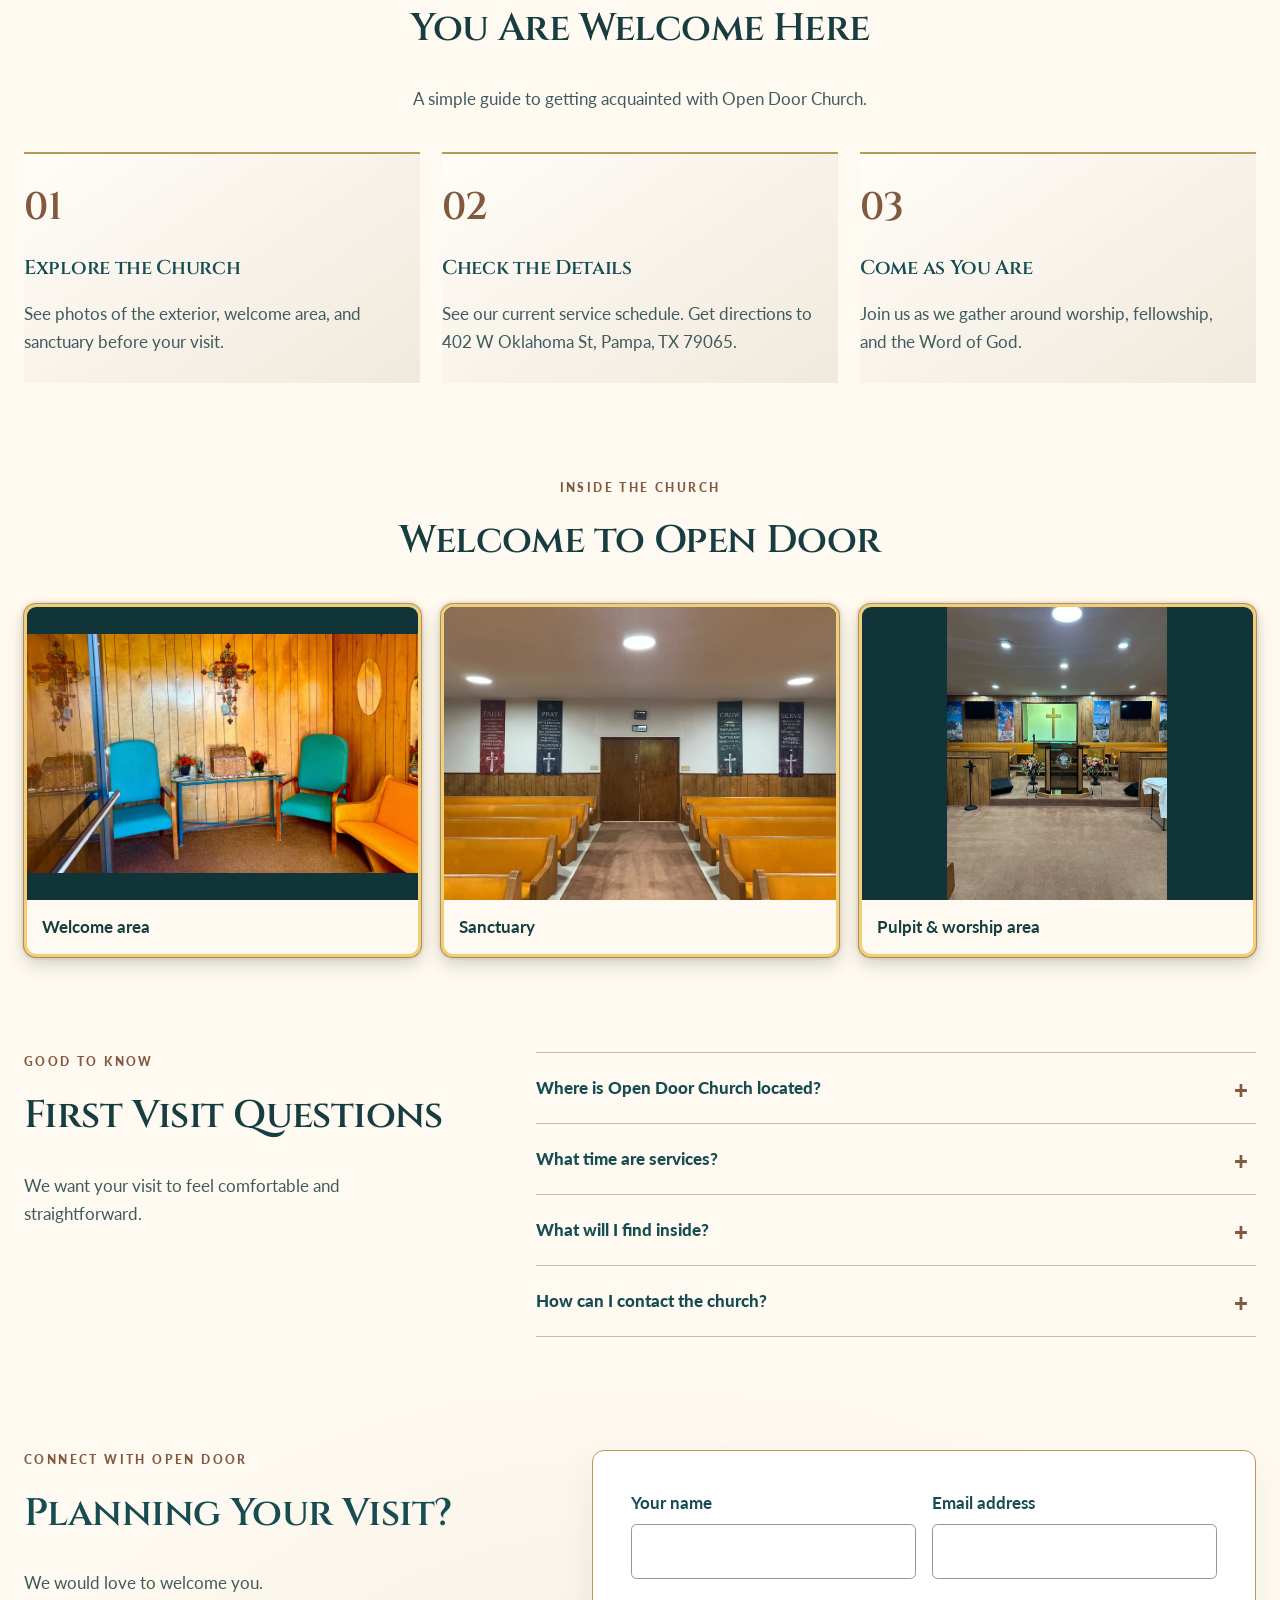
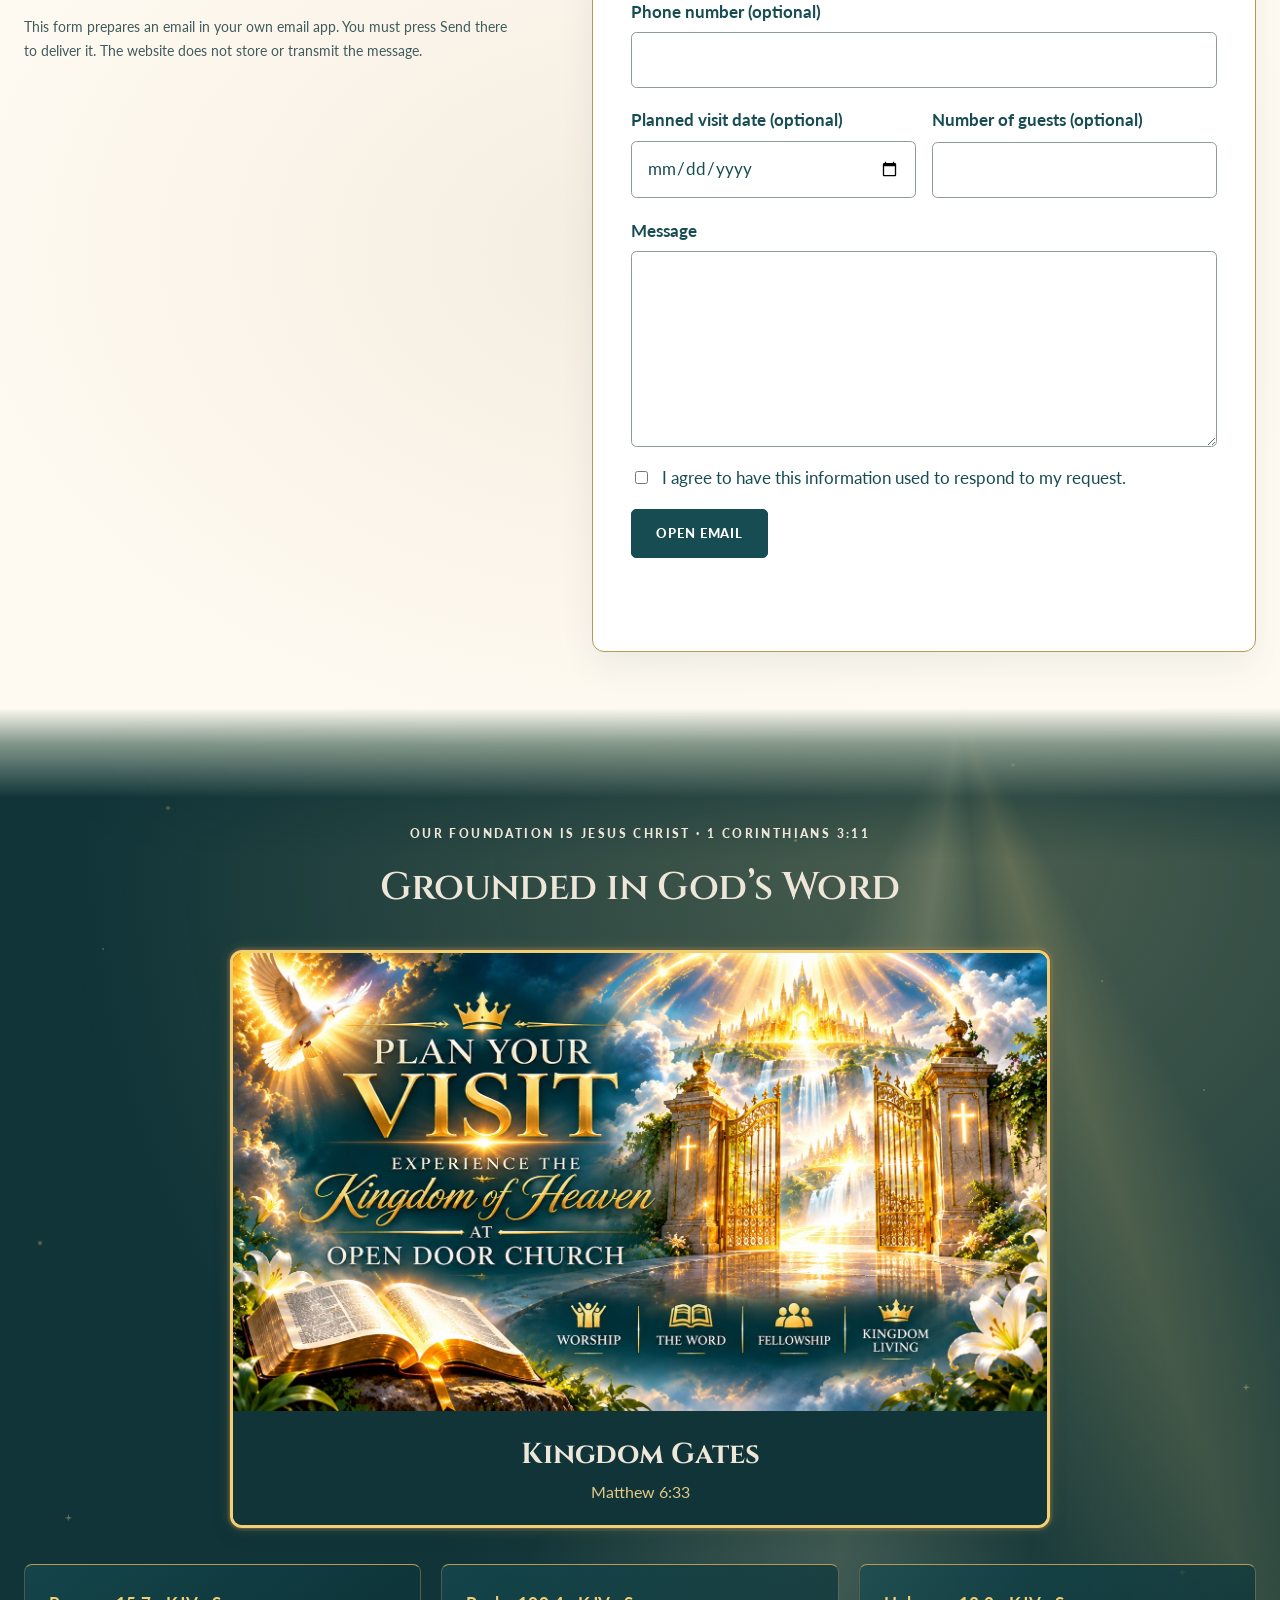
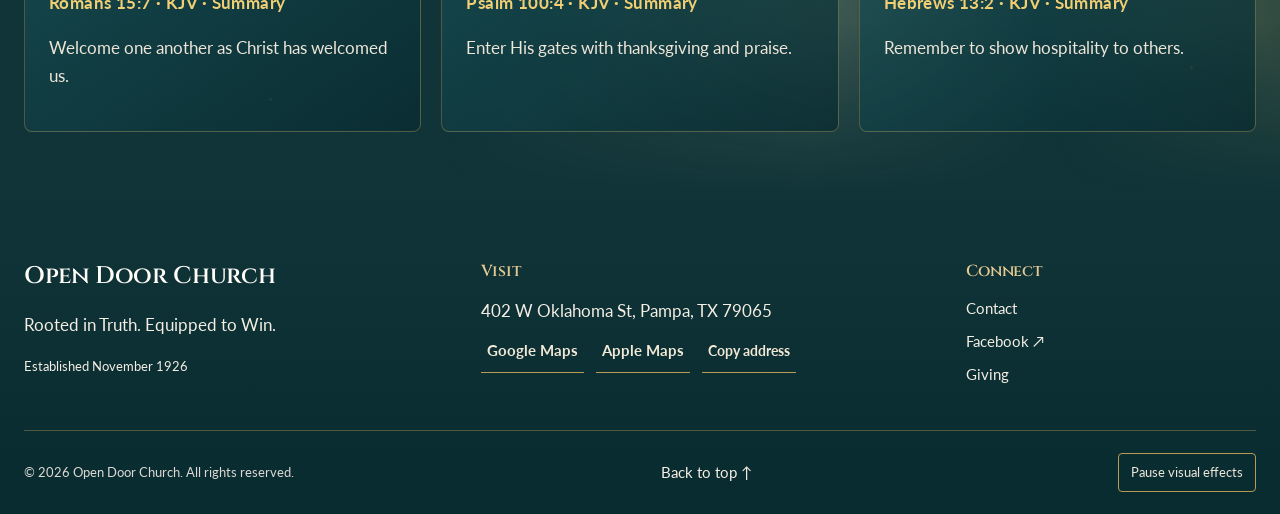
<file: visit/index.html>
<!doctype html>
<html lang="en">
 <head>
  <meta charset="utf-8"/>
  <meta content="width=device-width, initial-scale=1" name="viewport"/>
  <meta content="#164C52" name="theme-color"/>
  <title>
   Plan Your Visit | Open Door Church in Pampa, TX
  </title>
  <meta content="Visit Open Door Church at 402 W Oklahoma St, Pampa, TX 79065. Explore photos, directions, and information for your first visit." name="description"/>
  <meta content="index,follow,max-image-preview:large" name="robots"/>
  <meta content="website" property="og:type"/>
  <meta content="Open Door Church" property="og:site_name"/>
  <meta content="Plan Your Visit | Open Door Church in Pampa, TX" property="og:title"/>
  <meta content="Visit Open Door Church at 402 W Oklahoma St, Pampa, TX 79065. Explore photos, directions, and information for your first visit." property="og:description"/>
  <meta content="summary_large_image" name="twitter:card"/>
  <meta content="Plan Your Visit | Open Door Church in Pampa, TX" name="twitter:title"/>
  <meta content="Visit Open Door Church at 402 W Oklahoma St, Pampa, TX 79065. Explore photos, directions, and information for your first visit." name="twitter:description"/>
  <link href="https://fonts.googleapis.com" rel="preconnect"/>
  <link crossorigin="" href="https://fonts.gstatic.com" rel="preconnect"/>
  <link href="https://fonts.googleapis.com/css2?family=Cinzel:wght@400;500;600;700&amp;family=Lato:wght@400;500;700;900&amp;display=swap" rel="stylesheet"/>
  <link href="../assets/favicon.svg" rel="icon" type="image/svg+xml"/>
  <link href="../styles.css?v=6ee22b2a82ac" rel="stylesheet"/>
  <script type="application/ld+json">
   {"@context":"https://schema.org","@type":"Church","name":"Open Door Church","description":"Christian church established in November 1926.","foundingDate":"1926-11","address":{"@type":"PostalAddress","streetAddress":"402 W Oklahoma St","addressLocality":"Pampa","addressRegion":"TX","postalCode":"79065","addressCountry":"US"},"hasMap":"https://www.google.com/maps/search/?api=1&query=402%20W%20Oklahoma%20St%2C%20Pampa%2C%20TX%2079065","sameAs":["https://www.facebook.com/share/1DZhR4D1Pu/?mibextid=wwXIfr"]}
  </script>
  <script defer="" src="../email-config.js">
  </script>
  <script defer="" src="../site-content.js?v=2e54995de87d">
  </script>
  <script defer="" src="../script.js?v=31ba53c92083">
  </script>
  <script defer="" src="../interactions.js?v=3701d005ebd1">
  </script>
 </head>
 <body>
  <a class="skip-link" href="#main">
   Skip to content
  </a>
  <div id="app">
   <div class="top-ribbon">
    <div class="container ribbon-inner">
     <span>
      Celebrating 100 years of faith • 1926–Present
     </span>
     <a class="" href="../visit/">
      New here? Plan your visit ↗
     </a>
    </div>
   </div>
   <header class="site-header">
    <div class="container header-inner">
     <a class="brand" href="../">
      <span aria-hidden="true" class="brand-mark">
       ✦
      </span>
      <span class="brand-name">
       Open Door
       <span>
        Church
       </span>
       <small>
        EST. NOVEMBER 1926
       </small>
      </span>
     </a>
     <button aria-controls="primary-nav" aria-expanded="false" aria-label="Open navigation" class="menu-toggle" type="button">
      <span>
      </span>
      <span>
      </span>
      <span>
      </span>
     </button>
     <nav aria-label="Main navigation" class="primary-nav" id="primary-nav">
      <a class="" href="../">
       Home
      </a>
      <details class="nav-group">
       <summary>
        About
       </summary>
       <div class="nav-dropdown">
        <a class="" href="../about/">
         About
        </a>
        <a class="" href="../beliefs/">
         Beliefs
        </a>
        <a class="" href="../vision/">
         Vision &amp; Mission
        </a>
       </div>
      </details>
      <details class="nav-group">
       <summary>
        Connect
       </summary>
       <div class="nav-dropdown">
        <a class="" href="../ministries/">
         Ministries
        </a>
        <a class="" href="../events/">
         Events
        </a>
       </div>
      </details>
      <a class="" href="../sermons/">
       Sermons
      </a>
      <a aria-current="page" class="active" href="../visit/">
       Plan Your Visit
      </a>
      <a class="" href="../contact/">
       Contact
      </a>
      <a class="nav-giving" href="../giving/">
       Giving
      </a>
     </nav>
    </div>
   </header>
   <main id="main" tabindex="-1">
    <div class="page-intro container">
     <p class="eyebrow">
      You are welcome
     </p>
     <h1>
      Plan Your Visit
     </h1>
     <p class="lead">
      We look forward to welcoming you to Open Door Church. Join us as we worship God, grow in His Word, and fellowship with one another.
     </p>
    </div>
    <section class="section container split-section">
     <div class="section-photo">
      <img alt="Front exterior and sign of Open Door Church" class="" decoding="async" loading="lazy" src="../assets/images/church-exterior.webp"/>
     </div>
     <div class="section-copy">
      <p class="eyebrow">
       Your first visit
      </p>
      <h2>
       Find Your Way to Open Door
      </h2>
      <p>
       See the church building before you arrive and explore our worship space below.
      </p>
      <div class="info-list">
       <div>
        <strong>
         Service times
        </strong>
        <span>
         See the service schedule below
        </span>
       </div>
       <div>
        <strong>
         Church address
        </strong>
        <span>
         402 W Oklahoma St, Pampa, TX 79065
        </span>
       </div>
       <div>
        <strong>
         Directions
        </strong>
        <span>
         <span class="direction-options">
          <a aria-label="Get directions using Google Maps" class="direction-link" href="https://www.google.com/maps/dir/?api=1&amp;destination=402%20W%20Oklahoma%20St%2C%20Pampa%2C%20TX%2079065" rel="noopener noreferrer" target="_blank">
           Google Maps
          </a>
          <a aria-label="Get directions using Apple Maps" class="direction-link" href="https://maps.apple.com/directions?destination=402%20W%20Oklahoma%20St%2C%20Pampa%2C%20TX%2079065&amp;mode=driving" rel="noopener noreferrer" target="_blank">
           Apple Maps
          </a>
          <button class="copy-address" data-added-map-copy="" hidden="" type="button">
           Copy address
          </button>
          <span aria-live="polite" class="copy-status" data-added-map-copy="" role="status">
          </span>
         </span>
        </span>
       </div>
      </div>
     </div>
    </section>
    <section aria-labelledby="service-times-title" class="section service-times-section">
     <div class="container">
      <div class="service-times-heading">
       <p class="eyebrow">
        Join us in worship
       </p>
       <h2 id="service-times-title">
        Service Times
       </h2>
       <p>
        We look forward to worshiping with you.
       </p>
      </div>
      <div class="service-times-grid">
       <article class="service-time-card">
        <span class="service-time-day">
         Sunday
        </span>
        <h3>
         Sunday Worship
        </h3>
        <p class="service-time-value">
         Time to be announced
        </p>
       </article>
       <article class="service-time-card">
        <span class="service-time-day">
         Wednesday
        </span>
        <h3>
         Midweek Bible Study
        </h3>
        <p class="service-time-value">
         6:00 PM
        </p>
       </article>
      </div>
     </div>
    </section>
    <div class="refined-group visit-information">
     <section aria-labelledby="visit-steps-title" class="section section-muted">
      <div class="container center-heading">
       <p class="eyebrow">
        Your first Sunday
       </p>
       <h2 id="visit-steps-title">
        You Are Welcome Here
       </h2>
       <p>
        A simple guide to getting acquainted with Open Door Church.
       </p>
      </div>
      <div class="container visit-steps">
       <article>
        <span>
         01
        </span>
        <h3>
         Explore the Church
        </h3>
        <p>
         See photos of the exterior, welcome area, and sanctuary before your visit.
        </p>
       </article>
       <article>
        <span>
         02
        </span>
        <h3>
         Check the Details
        </h3>
        <p>
         See our current service schedule. Get directions to 402 W Oklahoma St, Pampa, TX 79065.
        </p>
       </article>
       <article>
        <span>
         03
        </span>
        <h3>
         Come as You Are
        </h3>
        <p>
         Join us as we gather around worship, fellowship, and the Word of God.
        </p>
       </article>
      </div>
     </section>
     <section class="section section-muted">
      <div class="container center-heading">
       <p class="eyebrow">
        Inside the church
       </p>
       <h2>
        Welcome to Open Door
       </h2>
      </div>
      <div class="container photo-grid">
       <figure>
        <img alt="Welcome area with seating" class="" decoding="async" loading="lazy" src="../assets/images/welcome-area.webp"/>
        <figcaption>
         Welcome area
        </figcaption>
       </figure>
       <figure>
        <img alt="Sanctuary pews and central aisle" class="" decoding="async" loading="lazy" src="../assets/images/sanctuary.webp"/>
        <figcaption>
         Sanctuary
        </figcaption>
       </figure>
       <figure>
        <img alt="Church pulpit with a cross behind it" class="" decoding="async" loading="lazy" src="../assets/images/pulpit.webp"/>
        <figcaption>
         Pulpit &amp; worship area
        </figcaption>
       </figure>
      </div>
     </section>
     <section aria-labelledby="faq-title" class="section container faq-layout">
      <div>
       <p class="eyebrow">
        Good to know
       </p>
       <h2 id="faq-title">
        First Visit Questions
       </h2>
       <p>
        We want your visit to feel comfortable and straightforward.
       </p>
      </div>
      <div class="faq-list">
       <details>
        <summary>
         Where is Open Door Church located?
        </summary>
        <p>
         Open Door Church is at 402 W Oklahoma St, Pampa, TX 79065
         <br/>
         <span class="direction-options">
          <a aria-label="Get directions using Google Maps" class="direction-link" href="https://www.google.com/maps/dir/?api=1&amp;destination=402%20W%20Oklahoma%20St%2C%20Pampa%2C%20TX%2079065" rel="noopener noreferrer" target="_blank">
           Google Maps
          </a>
          <a aria-label="Get directions using Apple Maps" class="direction-link" href="https://maps.apple.com/directions?destination=402%20W%20Oklahoma%20St%2C%20Pampa%2C%20TX%2079065&amp;mode=driving" rel="noopener noreferrer" target="_blank">
           Apple Maps
          </a>
          <button class="copy-address" data-added-map-copy="" hidden="" type="button">
           Copy address
          </button>
          <span aria-live="polite" class="copy-status" data-added-map-copy="" role="status">
          </span>
         </span>
        </p>
       </details>
       <details>
        <summary>
         What time are services?
        </summary>
        <p>
         Sunday: Time to be announced; Wednesday: 6:00 PM.
        </p>
       </details>
       <details>
        <summary>
         What will I find inside?
        </summary>
        <p>
         Take a look at the welcome area and sanctuary photos on this page to become familiar with the space.
        </p>
       </details>
       <details>
        <summary>
         How can I contact the church?
        </summary>
        <p>
         Visit our Contact page. Contact information coming soon.
        </p>
       </details>
      </div>
     </section>
    </div>
    <section aria-labelledby="visit-form-title" class="section form-section">
     <div class="container form-layout">
      <div class="form-intro">
       <p class="eyebrow">
        Connect with Open Door
       </p>
       <h2 id="visit-form-title">
        Planning Your Visit?
       </h2>
       <p>
        We would love to welcome you.
       </p>
       <p class="form-privacy-note">
        This form prepares an email in your own email app. You must press Send there to deliver it. The website does not store or transmit the message.
       </p>
      </div>
      <form action="#" class="church-form" data-form-type="visit" method="get">
       <div class="form-row">
        <div class="form-field">
         <label for="visit-name">
          Your name
         </label>
         <input autocomplete="name" id="visit-name" maxlength="100" name="name" required="" type="text"/>
        </div>
        <div class="form-field">
         <label for="visit-email">
          Email address
         </label>
         <input autocomplete="email" id="visit-email" maxlength="254" name="email" required="" type="email"/>
        </div>
       </div>
       <div class="form-field">
        <label for="visit-phone">
         Phone number (optional)
        </label>
        <input autocomplete="tel" id="visit-phone" maxlength="30" name="phone" type="tel"/>
       </div>
       <div class="form-row">
        <div class="form-field">
         <label for="visit-date">
          Planned visit date (optional)
         </label>
         <input id="visit-date" name="visitDate" type="date"/>
        </div>
        <div class="form-field">
         <label for="visit-guests">
          Number of guests (optional)
         </label>
         <input id="visit-guests" max="30" min="1" name="guests" type="number"/>
        </div>
       </div>
       <div class="form-field">
        <label for="visit-message">
         Message
        </label>
        <textarea id="visit-message" maxlength="4000" minlength="5" name="message" required="" rows="6"></textarea>
       </div>
       <label class="form-checkbox">
        <input name="consent" required="" type="checkbox" value="true"/>
        I agree to have this information used to respond to my request.
       </label>
       <div aria-hidden="true" class="form-field form-anti-spam">
        <label for="visit-website">
         Website
        </label>
        <input autocomplete="off" id="visit-website" name="website" tabindex="-1" type="text"/>
       </div>
       <button class="button button-primary form-submit" type="submit">
        Open Email
       </button>
       <p aria-live="polite" class="form-status" role="status">
       </p>
      </form>
     </div>
    </section>
    <section aria-labelledby="scripture-visit-title" class="section scripture-foundation-section">
     <div class="container">
      <div class="center-heading">
       <p class="eyebrow">
        Our Foundation Is Jesus Christ · 1 Corinthians 3:11
       </p>
       <h2 id="scripture-visit-title">
        Grounded in God’s Word
       </h2>
      </div>
      <div class="kingdom-page-art">
       <figure class="kingdom-page-art-frame">
        <img alt="Plan your visit. Experience the Kingdom of Heaven at Open Door Church. Worship, the Word, fellowship, Kingdom living. An illuminated Bible, dove and open golden gates to a heavenly city." decoding="async" loading="lazy" src="../assets/images/kingdom/visit-kingdom-of-heaven.webp"/>
        <figcaption>
         <strong>
          Kingdom Gates
         </strong>
         <small>
          Matthew 6:33
         </small>
        </figcaption>
       </figure>
      </div>
      <div class="scripture-foundation-grid">
       <article class="scripture-foundation-card">
        <p class="scripture-reference">
         Romans 15:7 · KJV · Summary
        </p>
        <p>
         Welcome one another as Christ has welcomed us.
        </p>
       </article>
       <article class="scripture-foundation-card">
        <p class="scripture-reference">
         Psalm 100:4 · KJV · Summary
        </p>
        <p>
         Enter His gates with thanksgiving and praise.
        </p>
       </article>
       <article class="scripture-foundation-card">
        <p class="scripture-reference">
         Hebrews 13:2 · KJV · Summary
        </p>
        <p>
         Remember to show hospitality to others.
        </p>
       </article>
      </div>
     </div>
    </section>
   </main>
   <footer class="site-footer">
    <div class="container footer-grid">
     <div>
      <h2>
       Open Door Church
      </h2>
      <p>
       Rooted in Truth. Equipped to Win.
      </p>
      <p class="footer-small">
       Established November 1926
      </p>
     </div>
     <div>
      <h3>
       Visit
      </h3>
      <p>
       402 W Oklahoma St, Pampa, TX 79065
       <br/>
       <span class="direction-options">
        <a aria-label="Get directions using Google Maps" class="direction-link" href="https://www.google.com/maps/dir/?api=1&amp;destination=402%20W%20Oklahoma%20St%2C%20Pampa%2C%20TX%2079065" rel="noopener noreferrer" target="_blank">
         Google Maps
        </a>
        <a aria-label="Get directions using Apple Maps" class="direction-link" href="https://maps.apple.com/directions?destination=402%20W%20Oklahoma%20St%2C%20Pampa%2C%20TX%2079065&amp;mode=driving" rel="noopener noreferrer" target="_blank">
         Apple Maps
        </a>
        <button class="copy-address" data-added-map-copy="" hidden="" type="button">
         Copy address
        </button>
        <span aria-live="polite" class="copy-status" data-added-map-copy="" role="status">
        </span>
       </span>
      </p>
     </div>
     <div>
      <h3>
       Connect
      </h3>
      <a class="" href="../contact/">
       Contact
      </a>
      <a aria-label="Open Door Church official Facebook page" href="https://www.facebook.com/share/1DZhR4D1Pu/?mibextid=wwXIfr" rel="noopener noreferrer" target="_blank">
       Facebook ↗
      </a>
      <a class="" href="../giving/">
       Giving
      </a>
     </div>
    </div>
    <div class="container footer-bottom">
     <span>
      © 2026 Open Door Church. All rights reserved.
     </span>
     <a class="back-to-top" href="#main">
      Back to top ↑
     </a>
    </div>
   </footer>
  </div>
 </body>
</html>
</file>
<file: styles.css>
/* Open Door Church — finalized Palette #9 and Modern Royal design system. */
:root {
  /* Open Door Church | Palette 09: Teal & Antique Brass */
  --deep-teal: #164c52;
  --muted-teal: #478487;
  --moran-brown: #82583f;
  --warm-linen: #eee6d9;
  --antique-brass: #b89a55;
  --page: #eee6d9;
  --surface: #fffcf7;
  --muted: #e3e9e5;
  --ink: #173d41;
  --subtle: #405b5d;
  --accent: #164c52;
  --accent-contrast: #ffffff;
  --border: #c7d2cb;
  --dark: #123c41;
  --light: #fffcf7;
  --font-heading: "Cinzel", Georgia, serif;
  --font-body: "Lato", Arial, sans-serif;
  --container: 1200px;
  --radius: 4px;
}
*,
*::before,
*::after {
  box-sizing: border-box;
}
html {
  scroll-behavior: smooth;
  scroll-padding-top: 90px;
}
body {
  margin: 0;
  background: var(--page);
  color: var(--ink);
  font-family: var(--font-body);
  font-size: 17px;
  line-height: 1.7;
}
img {
  display: block;
  width: 100%;
  height: auto;
}
a {
  color: inherit;
  text-decoration: none;
}
button {
  font: inherit;
}
a:focus-visible,
button:focus-visible {
  outline: 3px solid var(--accent);
  outline-offset: 4px;
}
.container {
  width: min(calc(100% - 48px), var(--container));
  margin-inline: auto;
}
.skip-link {
  position: absolute;
  left: 12px;
  top: -90px;
  z-index: 99;
  background: #fff;
  color: #111;
  padding: 12px;
}
.skip-link:focus {
  top: 12px;
}
h1,
h2,
h3,
p {
  margin-top: 0;
}
h1,
h2,
h3 {
  font-family: var(--font-heading);
  font-weight: 600;
  line-height: 1.25;
  letter-spacing: -0.025em;
}
h1 {
  font-size: clamp(2.35rem, 4.7vw, 4.8rem);
}
h2 {
  font-size: clamp(1.8rem, 3vw, 3.1rem);
}
h3 {
  font-size: 1.4rem;
}
p {
  color: var(--subtle);
}
.lead {
  font-size: clamp(1.12rem, 1.6vw, 1.35rem);
  line-height: 1.6;
}
.eyebrow {
  color: var(--accent);
  font-size: 0.75rem;
  font-weight: 900;
  text-transform: uppercase;
  letter-spacing: 0.2em;
  margin-bottom: 20px;
}
.site-header {
  background: var(--surface);
  border-bottom: 1px solid var(--border);
  position: sticky;
  top: 0;
  z-index: 30;
}
.header-inner {
  display: flex;
  align-items: center;
  justify-content: space-between;
  gap: 24px;
  min-height: 91px;
}
.brand {
  display: flex;
  align-items: center;
  gap: 12px;
  flex-shrink: 0;
}
.brand-mark {
  font-size: 2rem;
  color: var(--accent);
}
.brand-name {
  font: 600 1.1rem/1.2 var(--font-heading);
  letter-spacing: 0.015em;
}
.brand-name span {
  display: block;
}
.brand-name small {
  display: block;
  font: 700 0.57rem/1.8 var(--font-body);
  letter-spacing: 0.22em;
  color: var(--subtle);
  margin-top: 4px;
}
.primary-nav {
  display: flex;
  gap: clamp(8px, 1vw, 18px);
  align-items: center;
  flex-wrap: wrap;
  justify-content: flex-end;
}
.primary-nav a {
  font-size: 0.79rem;
  font-weight: 700;
  padding: 8px 2px;
  white-space: nowrap;
  border-bottom: 2px solid transparent;
}
.primary-nav a:hover,
.primary-nav a.active {
  border-color: var(--accent);
}
.menu-toggle {
  display: none;
  background: none;
  border: 0;
  padding: 10px;
  cursor: pointer;
}
.menu-toggle span {
  display: block;
  width: 25px;
  height: 2px;
  background: var(--ink);
  margin: 5px 0;
}
.hero {
  display: grid;
  grid-template-columns: 1.05fr 0.95fr;
  align-items: center;
  gap: clamp(30px, 6vw, 90px);
  padding-block: 70px 80px;
  min-height: 690px;
}
.hero-copy h1 {
  margin-bottom: 24px;
}
.hero-copy h1 em {
  font-style: normal;
  color: var(--accent);
}
.hero-copy > p:not(.eyebrow) {
  max-width: 560px;
}
.actions {
  display: flex;
  flex-wrap: wrap;
  gap: 12px;
  margin-top: 32px;
}
.button {
  display: inline-flex;
  align-items: center;
  justify-content: center;
  min-height: 49px;
  padding: 12px 24px;
  font-weight: 900;
  font-size: 0.8rem;
  letter-spacing: 0.07em;
  text-transform: uppercase;
  border: 1px solid var(--accent);
  transition:
    transform 0.15s,
    background 0.15s;
}
.button:hover {
  transform: translateY(-2px);
}
.button-primary {
  background: var(--accent);
  color: var(--accent-contrast);
}
.button-outline {
  color: var(--ink);
  background: transparent;
}
.button-light {
  background: var(--light);
  border-color: var(--light);
  color: var(--dark);
}
.hero-footnote {
  margin-top: 50px;
  font-size: 0.8rem;
  letter-spacing: 0.1em;
  color: var(--subtle);
  text-transform: uppercase;
  display: flex;
  align-items: center;
  gap: 15px;
}
.line {
  width: 38px;
  height: 1px;
  background: var(--accent);
}
.hero-visual {
  position: relative;
  min-height: 580px;
  height: min(70vh, 690px);
  background: var(--muted);
  overflow: hidden;
}
.hero-image {
  height: 100%;
  object-fit: contain;
  object-position: 50% 28%;
}
.image-caption {
  position: absolute;
  bottom: 0;
  left: 0;
  right: 0;
  padding: 16px 22px;
  color: #fff;
  background: linear-gradient(transparent, rgba(0, 0, 0, 0.65));
  font-size: 0.78rem;
  letter-spacing: 0.2em;
  text-transform: uppercase;
}
.heritage-band {
  background: var(--dark);
  color: var(--light);
  padding: 34px 0;
}
.heritage-grid {
  display: grid;
  grid-template-columns: repeat(3, 1fr);
}
.heritage-grid > div {
  text-align: center;
  border-right: 1px solid #ffffff36;
}
.heritage-grid > div:last-child {
  border: 0;
}
.heritage-grid strong {
  display: block;
  font: 600 clamp(2rem, 3vw, 3.1rem) var(--font-heading);
}
.heritage-grid span {
  font-size: 0.78rem;
  text-transform: uppercase;
  letter-spacing: 0.12em;
  color: #e0ddd9;
}
.section {
  padding-block: 105px;
}
.section-muted {
  background: var(--muted);
}
.split-section {
  display: grid;
  grid-template-columns: 1fr 1fr;
  gap: clamp(35px, 7vw, 110px);
  align-items: center;
}
.split-section.reverse .section-photo {
  order: 2;
}
.section-photo img {
  height: 460px;
  object-fit: contain;
}
.section-copy p {
  max-width: 550px;
}
.text-link {
  display: inline-block;
  font-weight: 900;
  border-bottom: 1px solid var(--accent);
  padding-bottom: 5px;
  margin-top: 12px;
  text-transform: uppercase;
  font-size: 0.8rem;
  letter-spacing: 0.1em;
}
.center-heading {
  text-align: center;
  max-width: 790px;
  margin: 0 auto 46px;
}
.center-heading p {
  max-width: 690px;
  margin-inline: auto;
}
.center-action {
  text-align: center;
  margin-top: 35px;
}
.mission-grid {
  display: grid;
  grid-template-columns: repeat(4, 1fr);
  gap: 18px;
}
.mission-card,
.belief-card,
.info-card {
  background: var(--surface);
  border: 1px solid var(--border);
  padding: 32px 25px;
}
.mission-card {
  min-height: 300px;
  display: flex;
  flex-direction: column;
}
.mission-card h3 {
  margin-bottom: 15px;
}
.mission-card p {
  font-size: 0.96rem;
}
.card-number {
  font-family: var(--font-heading);
  font-size: 0.88rem;
  color: var(--accent);
  margin-bottom: 25px;
}
.verse {
  font-size: 0.8rem;
  font-weight: 900;
  color: var(--accent);
  margin-top: auto;
}
.statement-section {
  background: var(--dark);
  text-align: center;
}
.statement-inner {
  max-width: 850px;
}
.statement-inner h2 {
  color: var(--light);
}
.statement-inner p {
  color: #e2dfdb;
}
.statement-inner .eyebrow {
  color: #ded7cc;
}
.page-intro {
  text-align: center;
  padding-block: 100px 75px;
  max-width: 940px;
}
.page-intro .lead {
  max-width: 740px;
  margin-inline: auto;
}
.narrow {
  max-width: 900px;
}
.belief-grid {
  display: grid;
  grid-template-columns: repeat(2, 1fr);
  gap: 20px;
}
.belief-card {
  min-height: 270px;
}
.belief-card h2 {
  font-size: 1.6rem;
}
.placeholder-panel {
  max-width: 780px;
  margin: auto;
  padding: 70px 50px;
  text-align: center;
  background: var(--surface);
  border: 1px solid var(--border);
}
.placeholder-icon {
  font-size: 2rem;
  color: var(--accent);
}
.placeholder-panel h2 {
  margin-top: 18px;
}
.coming-soon {
  display: inline-block;
  margin-top: 12px;
  padding: 10px 15px;
  border: 1px dashed var(--border);
  font-weight: 700;
  color: var(--subtle);
}
.coming-soon small {
  font-weight: 400;
  margin-left: 8px;
}
.info-list {
  border-top: 1px solid var(--border);
  margin-top: 28px;
}
.info-list > div {
  padding: 13px 0;
  border-bottom: 1px solid var(--border);
  display: flex;
  justify-content: space-between;
  gap: 20px;
}
.info-list span {
  color: var(--subtle);
}
.photo-grid {
  display: grid;
  grid-template-columns: repeat(3, 1fr);
  gap: 20px;
}
.photo-grid figure {
  margin: 0;
  background: var(--surface);
}
.photo-grid img {
  height: 280px;
  object-fit: contain;
}
.photo-grid figcaption {
  padding: 13px 15px;
  font-weight: 700;
}
.contact-grid {
  display: grid;
  grid-template-columns: repeat(3, 1fr);
  gap: 20px;
}
.info-card h2 {
  font-size: 1.5rem;
}
.site-footer {
  background: var(--dark);
  color: var(--light);
  padding-top: 65px;
}
.footer-grid {
  display: grid;
  grid-template-columns: 2fr 1fr 1fr 1.5fr;
  gap: 40px;
}
.site-footer h2 {
  font-size: 1.5rem;
}
.site-footer h3 {
  font-size: 1rem;
}
.site-footer p {
  color: #d5d1cd;
}
.site-footer a:not(.brand) {
  display: block;
  color: #e4e1dc;
  font-size: 0.91rem;
  margin-bottom: 9px;
}
.site-footer a:hover {
  text-decoration: underline;
}
.footer-small {
  font-size: 0.8rem;
}
.footer-bottom {
  margin-top: 55px;
  padding: 22px 0;
  border-top: 1px solid #ffffff30;
  display: flex;
  justify-content: space-between;
  gap: 20px;
  font-size: 0.8rem;
  color: #ddd9d5;
}
.footer-bottom a {
  margin: 0 !important;
}
@media (max-width: 1100px) {
  .menu-toggle {
    display: block;
  }
  .primary-nav {
    display: none;
    position: absolute;
    top: 100%;
    left: 0;
    right: 0;
    background: var(--surface);
    padding: 18px 24px 24px;
    box-shadow: 0 15px 20px #00000018;
    max-height: calc(100vh - 90px);
    overflow-y: auto;
  }
  .primary-nav.open {
    display: grid;
    grid-template-columns: repeat(2, minmax(0, 1fr));
    gap: 5px 20px;
  }
  .primary-nav a {
    padding: 12px;
  }
  .hero {
    min-height: auto;
  }
  .mission-grid {
    grid-template-columns: repeat(2, 1fr);
  }
  .footer-grid {
    grid-template-columns: repeat(2, 1fr);
  }
}
@media (max-width: 700px) {
  .container {
    width: min(calc(100% - 32px), var(--container));
  }
  .header-inner {
    min-height: 75px;
  }
  .brand-name {
    font-size: 0.95rem;
  }
  .hero {
    grid-template-columns: 1fr;
    padding-block: 50px 55px;
    gap: 32px;
  }
  .hero-visual {
    height: 480px;
    min-height: 0;
  }
  .hero-footnote {
    margin-top: 28px;
  }
  .section {
    padding-block: 65px;
  }
  .split-section {
    grid-template-columns: 1fr;
    gap: 28px;
  }
  .split-section.reverse .section-photo {
    order: 0;
  }
  .section-photo img {
    height: 330px;
  }
  .heritage-band {
    padding: 24px 0;
  }
  .heritage-grid strong {
    font-size: 1.8rem;
  }
  .heritage-grid span {
    font-size: 0.65rem;
  }
  .mission-grid,
  .belief-grid,
  .contact-grid {
    grid-template-columns: 1fr;
  }
  .mission-card {
    min-height: 220px;
  }
  .page-intro {
    padding-block: 65px 35px;
  }
  .photo-grid {
    grid-template-columns: 1fr;
  }
  .photo-grid img {
    height: 300px;
  }
  .footer-grid {
    grid-template-columns: 1fr 1fr;
    gap: 25px;
  }
  .footer-grid > div:first-child {
    grid-column: 1/-1;
  }
  .footer-bottom {
    flex-direction: column;
  }
  .placeholder-panel {
    padding: 50px 22px;
  }
}
@media (max-width: 420px) {
  .primary-nav.open {
    grid-template-columns: 1fr;
  }
  .hero-visual {
    height: 410px;
  }
  .heritage-grid {
    gap: 6px;
  }
  .heritage-grid span {
    letter-spacing: 0;
  }
  .footer-grid {
    grid-template-columns: 1fr;
  }
}
@media (prefers-reduced-motion: reduce) {
  html {
    scroll-behavior: auto;
  }
  .button {
    transition: none;
  }
}

/* Royal visual refinements */
::selection {
  background: var(--antique-brass);
  color: var(--dark);
}
.site-header {
  background: var(--deep-teal);
  border-bottom: 2px solid var(--antique-brass);
  box-shadow: 0 4px 24px #123c411b;
}
.site-header .brand-name,
.site-header .primary-nav a {
  color: #fffaf1;
}
.site-header .brand-name small,
.site-header .brand-mark {
  color: #e6ca90;
}
.site-header .primary-nav a:hover,
.site-header .primary-nav a.active {
  border-color: var(--antique-brass);
  color: #f1d8a1;
}
.site-header .menu-toggle span {
  background: #fffaf1;
}
.hero {
  position: relative;
}
.hero::before {
  content: "";
  position: absolute;
  width: 190px;
  height: 190px;
  border: 1px solid #b89a5540;
  border-radius: 50%;
  top: 36px;
  left: -100px;
  pointer-events: none;
}
.hero-copy h1 {
  letter-spacing: -0.035em;
}

.hero-visual {
  border: 8px solid var(--surface);
  box-shadow:
    20px 20px 0 #b89a5540,
    0 20px 45px #123c4122;
}
.hero-visual::after {
  content: "";
  position: absolute;
  inset: 0;
  border: 1px solid #b89a55a6;
  pointer-events: none;
}
.eyebrow {
  color: var(--moran-brown);
}
.heritage-band {
  background: var(--deep-teal);
  border-top: 4px solid var(--antique-brass);
  border-bottom: 4px solid var(--antique-brass);
}
.heritage-grid strong {
  color: #e5c991;
}
.heritage-grid span {
  color: #f7f1e6;
}
.mission-card,
.belief-card,
.info-card {
  border-top: 3px solid var(--antique-brass);
  box-shadow: 0 10px 28px #164c520d;
  transition:
    transform 0.2s,
    box-shadow 0.2s;
}
.mission-card:hover,
.belief-card:hover,
.info-card:hover {
  transform: translateY(-4px);
  box-shadow: 0 16px 30px #164c521b;
}
.card-number,
.verse {
  color: var(--moran-brown);
}
.section-photo img {
  border: 6px solid var(--surface);
  box-shadow: 14px 14px 0 #b89a5533;
}
.statement-section,
.site-footer {
  background: var(--deep-teal);
}
.statement-inner .eyebrow {
  color: #e5c991;
}
.statement-inner p,
.site-footer p,
.site-footer a:not(.brand) {
  color: #f4eee3;
}
.button {
  border-radius: var(--radius);
}
.button-primary {
  background: var(--deep-teal);
  border-color: var(--deep-teal);
  color: #fff;
}
.button-primary:hover {
  background: #0f373c;
}
.button-outline {
  border-color: var(--deep-teal);
  color: var(--deep-teal);
}
.button-outline:hover {
  background: var(--deep-teal);
  color: #fff;
}
.button-light {
  background: var(--warm-linen);
  color: var(--deep-teal);
  border-color: var(--warm-linen);
}
.page-intro {
  border-bottom: 1px solid var(--border);
}
.text-link {
  border-color: var(--antique-brass);
  color: var(--deep-teal);
}
.footer-bottom {
  border-color: #b89a5566;
}
.site-footer h3 {
  color: #e5c991;
}
.anniversary-feature {
  background: var(--surface);
  border-block: 1px solid var(--border);
}
.anniversary-inner {
  display: grid;
  grid-template-columns: 1fr 1fr;
  gap: 56px;
  align-items: center;
}
.anniversary-emblem {
  display: flex;
  align-items: center;
  justify-content: center;
  flex-direction: column;
  text-align: center;
  min-height: 330px;
  padding: 28px;
  background: var(--deep-teal);
  color: #fff;
  border: 12px solid var(--antique-brass);
  outline: 1px solid var(--deep-teal);
  outline-offset: 7px;
}
.anniversary-emblem strong {
  font: 600 clamp(4rem, 9vw, 7rem)/1 var(--font-heading);
  color: #e8cb94;
}
.anniversary-emblem span {
  text-transform: uppercase;
  letter-spacing: 0.22em;
  font-weight: 700;
  font-size: 0.82rem;
}
.anniversary-emblem small {
  color: #f2e8d6;
  letter-spacing: 0.12em;
  margin-top: 16px;
}
@media (max-width: 1100px) {
  .primary-nav {
    background: var(--deep-teal);
  }
}
@media (max-width: 700px) {
  .anniversary-inner {
    grid-template-columns: 1fr;
    gap: 38px;
  }
  .anniversary-emblem {
    min-height: 260px;
  }
  .hero-visual {
    box-shadow: 10px 10px 0 #b89a5540;
  }
}
@media (prefers-reduced-motion: reduce) {
  .mission-card,
  .belief-card,
  .info-card {
    transition: none;
  }
}

/* 2026 elevated design: editorial rhythm, visitor pathways and centennial storytelling */
:root {
  --gold-light: #e9d5a9;
  --shadow-soft: 0 22px 60px rgba(15, 55, 60, 0.1);
}
.top-ribbon {
  background: #10383d;
  color: #f8edda;
  border-bottom: 1px solid #b89a5555;
}
.ribbon-inner {
  min-height: 34px;
  display: flex;
  align-items: center;
  justify-content: space-between;
  gap: 16px;
  font-size: 0.68rem;
  font-weight: 700;
  letter-spacing: 0.14em;
  text-transform: uppercase;
}
.ribbon-inner a {
  color: #f2d9a8;
  text-decoration: underline;
  text-underline-offset: 4px;
}
.site-header {
  top: 0;
}
.hero {
  padding-block: 90px 110px;
  gap: clamp(40px, 7vw, 110px);
}
.hero-copy .eyebrow::before,
.section-topline .eyebrow::before {
  content: "✦";
  color: var(--antique-brass);
  margin-right: 12px;
}
.hero-copy h1 {
  font-size: clamp(2.8rem, 5vw, 5.5rem);
  line-height: 1.13;
}
.hero-copy h1 em {
  color: var(--moran-brown);
}
.hero-copy .lead {
  color: var(--deep-teal);
  font-weight: 700;
}
.hero-visual {
  border: 10px solid #fffcf7;
}
.hero-visual::before {
  content: "OPEN DOOR • EST. 1926";
  position: absolute;
  top: 22px;
  right: 22px;
  z-index: 1;
  padding: 10px 15px;
  color: #f9f2e7;
  background: #164c52e8;
  border: 1px solid #b89a55;
  font-size: 0.65rem;
  font-weight: 900;
  letter-spacing: 0.17em;
}
.pathways-section {
  background: #f9f5ec;
  padding-block: 100px;
}
.section-topline {
  display: flex;
  align-items: center;
  gap: 30px;
}
.section-topline .eyebrow {
  margin: 0;
  white-space: nowrap;
}
.fine-rule {
  height: 1px;
  background: #b89a5580;
  flex: 1;
}
.section-heading-row {
  display: flex;
  align-items: end;
  justify-content: space-between;
  gap: 36px;
  margin: 22px 0 40px;
}
.section-heading-row h2 {
  max-width: 700px;
  margin: 0;
}
.section-heading-row p {
  max-width: 340px;
  margin: 0;
}
.pathway-grid {
  display: grid;
  grid-template-columns: repeat(3, minmax(0, 1fr));
  gap: 18px;
}
.pathway-card {
  display: flex;
  flex-direction: column;
  min-height: 335px;
  padding: 36px 32px;
  background: #fffdf8;
  border: 1px solid #d9d0be;
  border-bottom: 4px solid var(--antique-brass);
  box-shadow: var(--shadow-soft);
  transition: transform 0.2s ease;
}
.pathway-card:hover {
  transform: translateY(-5px);
}
.pathway-index {
  color: #82583f;
  font-size: 0.69rem;
  font-weight: 900;
  letter-spacing: 0.15em;
  text-transform: uppercase;
  margin-bottom: 36px;
}
.pathway-card h3 {
  font-size: 1.6rem;
}
.pathway-card p {
  font-size: 0.97rem;
}
.pathway-link {
  color: #164c52;
  font-size: 0.76rem;
  text-transform: uppercase;
  font-weight: 900;
  letter-spacing: 0.1em;
  margin-top: auto;
  padding-top: 20px;
  display: flex;
  justify-content: space-between;
  border-top: 1px solid #ded4c4;
}
.visit-steps {
  display: grid;
  grid-template-columns: repeat(3, 1fr);
  gap: 22px;
}
.visit-steps article {
  border-top: 2px solid #b89a55;
  padding: 28px 20px 10px 0;
}
.visit-steps article > span {
  font: 600 2.4rem var(--font-heading);
  color: #82583f;
  display: block;
  margin-bottom: 22px;
}
.visit-steps h3 {
  font-size: 1.25rem;
}
.faq-layout {
  display: grid;
  grid-template-columns: 0.75fr 1.25fr;
  gap: 80px;
  align-items: start;
}
.faq-list {
  border-top: 1px solid #c7bdaa;
}
.faq-list details {
  border-bottom: 1px solid #c7bdaa;
  padding: 21px 0;
}
.faq-list summary {
  cursor: pointer;
  font-weight: 900;
  color: #164c52;
  padding-right: 35px;
  position: relative;
  list-style: none;
}
.faq-list summary::-webkit-details-marker {
  display: none;
}
.faq-list summary::after {
  content: "+";
  position: absolute;
  right: 8px;
  top: -4px;
  font-size: 1.5rem;
  color: #82583f;
}
.faq-list details[open] summary::after {
  content: "−";
}
.faq-list details p {
  margin: 14px 0 0;
}
.timeline-section {
  background: #123e43;
  color: #f8f1e5;
}
.timeline-section h2,
.timeline-section h3 {
  color: #f8f1e5;
}
.timeline-section p {
  color: #e8e5dd;
}
.timeline-section .eyebrow {
  color: #e6c88f;
}
.timeline-grid {
  display: grid;
  grid-template-columns: repeat(3, 1fr);
  gap: 35px;
}
.timeline-grid article {
  border-top: 2px solid #b89a55;
  padding-top: 25px;
}
.timeline-year {
  display: block;
  font: 600 clamp(2rem, 3.2vw, 3.5rem) var(--font-heading);
  color: #e9d5a9;
  margin-bottom: 18px;
}
.timeline-grid h3 {
  font-size: 1.22rem;
}
:focus-visible {
  outline: 3px solid #b89a55;
  outline-offset: 4px;
}
@media (max-width: 1000px) {
  .pathway-grid {
    grid-template-columns: 1fr 1fr;
  }
  .section-heading-row {
    display: block;
  }
  .section-heading-row p {
    margin-top: 18px;
  }
}
@media (max-width: 700px) {
  .ribbon-inner {
    font-size: 0.59rem;
    letter-spacing: 0.04em;
  }
  .ribbon-inner a {
    text-align: right;
  }
  .hero {
    padding-block: 55px 65px;
  }
  .hero-copy h1 {
    font-size: clamp(2.5rem, 10vw, 4rem);
  }
  .pathways-section {
    padding-block: 65px;
  }
  .pathway-grid,
  .visit-steps,
  .timeline-grid,
  .faq-layout {
    grid-template-columns: 1fr;
    gap: 18px;
  }
  .pathway-card {
    min-height: 260px;
  }
  .pathway-index {
    margin-bottom: 20px;
  }
  .faq-layout {
    gap: 25px;
  }
  .timeline-grid article {
    padding-bottom: 15px;
  }
}
@media (prefers-reduced-motion: reduce) {
  .pathway-card {
    transition: none;
  }
}

/* Church photo slideshow */
.showcase-section {
  background: #eee6d9;
}
.church-slideshow {
  background: #164c52;
  border-radius: 12px;
  overflow: hidden;
  box-shadow: 0 20px 55px rgba(10, 42, 45, 0.15);
}
.slide-stage {
  position: relative;
  aspect-ratio: 16 / 7;
  min-height: 260px;
}
.church-slide {
  position: absolute;
  inset: 0;
  margin: 0;
  opacity: 0;
  visibility: hidden;
  transition:
    opacity 0.65s ease,
    visibility 0.65s;
}
.church-slide.is-active {
  opacity: 1;
  visibility: visible;
  z-index: 1;
}
.church-slide img {
  width: 100%;
  height: 100%;
  object-fit: contain;
  object-position: center 25%;
  display: block;
}
.church-slide::after {
  content: "";
  position: absolute;
  inset: 30% 0 0;
  background: linear-gradient(transparent, rgba(5, 30, 33, 0.88));
}
.church-slide figcaption {
  position: absolute;
  z-index: 1;
  left: clamp(18px, 5vw, 65px);
  bottom: clamp(20px, 4vw, 45px);
  color: white;
  display: grid;
  gap: 8px;
}
.church-slide figcaption strong {
  font-family: Cinzel, serif;
  font-size: clamp(22px, 3vw, 42px);
}
.church-slide figcaption span {
  font-size: clamp(14px, 1.5vw, 18px);
}
.slide-toolbar {
  display: flex;
  justify-content: center;
  align-items: center;
  gap: 15px;
  padding: 12px;
}
.slide-arrow,
.slide-play,
.slide-dot {
  border: 1px solid #b89a55;
  background: transparent;
  color: #eee6d9;
  cursor: pointer;
}
.slide-arrow {
  border-radius: 50%;
  width: 40px;
  height: 40px;
  font-size: 22px;
}
.slide-play {
  border-radius: 4px;
  padding: 9px 13px;
}
.slide-dots {
  display: flex;
  gap: 10px;
  align-items: center;
}
.slide-dot {
  border-radius: 50%;
  width: 13px;
  height: 13px;
  padding: 0;
}
.slide-dot.is-active {
  background: #b89a55;
}
.church-slideshow button:focus-visible {
  outline: 3px solid #b89a55;
  outline-offset: 3px;
}
@media (max-width: 760px) {
  .slide-stage {
    aspect-ratio: 4/3;
  }
  .slide-toolbar {
    gap: 9px;
  }
}
@media (prefers-reduced-motion: reduce) {
  .church-slide {
    transition: none;
  }
}

/* Next-level cinematic homepage and media feature */
.cinematic-hero {
  position: relative;
  min-height: min(790px, 88vh);
  background: #10393f;
  color: #fff;
  display: flex;
  align-items: center;
  isolation: isolate;
  overflow: hidden;
}
.cinematic-hero-photo {
  position: absolute;
  inset: 0;
  background-image: url("assets/images/worship-hero.webp");
  background-size: cover;
  background-position: center 37%;
  z-index: -2;
  transform: scale(1.015);
}
.cinematic-hero-shade {
  position: absolute;
  inset: 0;
  background:
    linear-gradient(
      90deg,
      rgba(7, 38, 42, 0.96) 0%,
      rgba(10, 45, 48, 0.83) 38%,
      rgba(11, 45, 47, 0.42) 75%,
      rgba(11, 45, 47, 0.3) 100%
    ),
    linear-gradient(0deg, rgba(8, 38, 41, 0.65), transparent 35%);
  z-index: -1;
}
.cinematic-hero-content {
  padding-block: 115px 125px;
}
.cinematic-kicker {
  font-size: 0.72rem;
  letter-spacing: 0.26em;
  color: #e5c991;
  font-weight: 900;
  display: flex;
  align-items: center;
  gap: 16px;
  margin-bottom: 32px;
}
.kicker-line {
  width: 34px;
  height: 1px;
  background: #b89a55;
}
.cinematic-hero h1 {
  font-size: clamp(3rem, 6.2vw, 6.4rem);
  color: #fff;
  line-height: 1.13;
  letter-spacing: -0.045em;
  max-width: 1050px;
  margin-bottom: 24px;
  text-shadow: 0 4px 30px #0004;
}
.cinematic-hero h1 em {
  font-style: normal;
  color: #e5c991;
}
.cinematic-lead {
  font-size: clamp(1.25rem, 2.1vw, 1.7rem);
  font-weight: 700;
  color: #fff;
  margin-bottom: 12px;
}
.cinematic-description {
  font-size: 1.05rem;
  max-width: 540px;
  color: #f2eee5;
}
.cinematic-actions {
  margin-top: 35px;
}
.button-brass {
  background: #b89a55;
  border-color: #b89a55;
  color: #102e33;
}
.button-brass:hover {
  background: #e1c38c;
}
.button-ghost {
  background: #ffffff10;
  border-color: #f3e9d8;
  color: #fff;
}
.button-ghost:hover {
  background: #ffffff28;
}
.cinematic-bottom {
  position: absolute;
  bottom: 0;
  left: 0;
  right: 0;
  display: flex;
  justify-content: space-between;
  padding: 20px max(24px, calc((100vw - 1200px) / 2));
  border-top: 1px solid #ffffff45;
  font-size: 0.68rem;
  letter-spacing: 0.2em;
  color: #f1e7d4;
}
.welcome-strip {
  background: #b89a55;
  color: #103a3e;
}
.welcome-strip-inner {
  display: flex;
  justify-content: space-between;
  align-items: center;
  gap: 24px;
  padding-block: 22px;
}
.welcome-strip-inner > div {
  display: flex;
  gap: 18px;
  align-items: center;
}
.welcome-strip-icon {
  font-size: 2rem;
}
.welcome-strip strong,
.welcome-strip small {
  display: block;
}
.welcome-strip strong {
  font: 600 1.1rem var(--font-heading);
}
.welcome-strip small {
  font-size: 0.85rem;
  color: #173d41;
}
.welcome-strip-link {
  font-size: 0.77rem;
  font-weight: 900;
  text-transform: uppercase;
  letter-spacing: 0.09em;
  border-bottom: 1px solid #164c52;
  padding-bottom: 4px;
  white-space: nowrap;
}
.latest-message {
  background: #f9f5ee;
}
.latest-message-layout {
  display: grid;
  grid-template-columns: 0.85fr 1.15fr;
  gap: 70px;
  align-items: center;
}
.latest-message-copy h2 {
  max-width: 540px;
}
.latest-message-copy p {
  max-width: 500px;
}
.latest-message-copy .button {
  margin-top: 18px;
}
.latest-message-art {
  position: relative;
  min-height: 400px;
  overflow: hidden;
  border: 8px solid white;
  box-shadow: 18px 18px 0 #b89a553b;
}
.latest-message-art img {
  width: 100%;
  height: 440px;
  object-fit: contain;
}
.latest-message-art-overlay {
  position: absolute;
  inset: 0;
  display: flex;
  flex-direction: column;
  align-items: center;
  justify-content: center;
  background: linear-gradient(#0d383e35, #0d383eaf);
  color: white;
  text-align: center;
  gap: 10px;
}
.video-play-symbol {
  display: grid;
  place-items: center;
  width: 80px;
  height: 80px;
  border: 2px solid #e5c991;
  border-radius: 50%;
  color: #e5c991;
  font-size: 1.6rem;
  padding-left: 4px;
}
.latest-message-art-overlay strong {
  font: 600 1.5rem var(--font-heading);
}
.latest-message-art-overlay small {
  font-size: 0.9rem;
  color: #fff3e1;
}
@media (max-width: 760px) {
  .cinematic-hero {
    min-height: 670px;
  }
  .cinematic-hero-photo {
    background-position: 60% center;
  }
  .cinematic-hero-shade {
    background:
      linear-gradient(90deg, #092e32ed, #092e32a6),
      linear-gradient(0deg, #092e32a8, transparent);
  }
  .cinematic-hero-content {
    padding-block: 90px 110px;
  }
  .cinematic-kicker {
    font-size: 0.6rem;
    letter-spacing: 0.12em;
  }
  .cinematic-hero h1 {
    font-size: clamp(2.6rem, 10vw, 4rem);
  }
  .cinematic-bottom {
    font-size: 0.52rem;
    gap: 10px;
  }
  .welcome-strip-inner {
    align-items: flex-start;
  }
  .welcome-strip-link {
    font-size: 0.68rem;
  }
  .latest-message-layout {
    grid-template-columns: 1fr;
    gap: 30px;
  }
  .latest-message-art,
  .latest-message-art img {
    height: 330px;
    min-height: 0;
  }
}
@media (max-width: 420px) {
  .cinematic-actions {
    flex-direction: column;
    align-items: stretch;
  }
  .welcome-strip-inner {
    flex-direction: column;
  }
  .cinematic-bottom span:first-child {
    display: none;
  }
}

/* Official Facebook connection — Palette #9 */
.facebook-feature {
  background: #eee6d9;
  color: #164c52;
}
.facebook-feature-inner {
  display: grid;
  grid-template-columns: minmax(0, 1.6fr) minmax(230px, 1fr);
  gap: 2.5rem;
  align-items: center;
}
.facebook-feature h2 {
  color: #164c52;
}
.facebook-feature-note {
  background: #fff;
  border: 1px solid #b89a55;
  border-radius: 12px;
  padding: 1.5rem;
}
.facebook-feature-note strong {
  color: #164c52;
}
.facebook-inline-link {
  display: inline-block;
  margin-left: 1rem;
}
@media (max-width: 760px) {
  .facebook-feature-inner {
    grid-template-columns: 1fr;
  }
  .facebook-inline-link {
    display: block;
    margin: 1rem 0 0;
  }
}

/* ---------------------------------------------------------
   Church forms: Contact, Plan Your Visit, and Prayer Request
   --------------------------------------------------------- */
.form-section {
  background: #eee6d9;
}

.form-layout {
  display: grid;
  grid-template-columns: minmax(0, 0.85fr) minmax(0, 1.15fr);
  align-items: start;
  gap: clamp(2rem, 6vw, 5rem);
}

.form-intro h2 {
  color: #164c52;
}

.form-privacy-note {
  font-size: 0.9rem;
  line-height: 1.7;
}

.church-form {
  display: grid;
  gap: 1.15rem;
  padding: clamp(1.25rem, 3vw, 2.5rem);
  background: #fff;
  border: 1px solid #b89a55;
  border-radius: 0.75rem;
  box-shadow: 0 14px 35px rgba(22, 76, 82, 0.07);
}

.form-row {
  display: grid;
  grid-template-columns: repeat(2, minmax(0, 1fr));
  gap: 1rem;
}

.form-field {
  display: grid;
  gap: 0.4rem;
}

.form-field label {
  color: #164c52;
  font-weight: 700;
}

.form-field input,
.form-field select,
.form-field textarea {
  width: 100%;
  padding: 0.8rem 0.9rem;
  border: 1px solid #8d9a98;
  border-radius: 0.35rem;
  color: #164c52;
  background: #fff;
  font: inherit;
}

.form-field input:focus-visible,
.form-field select:focus-visible,
.form-field textarea:focus-visible {
  outline: 3px solid #b89a55;
  outline-offset: 2px;
}

.form-checkbox {
  display: flex;
  gap: 0.7rem;
  align-items: flex-start;
  color: #164c52;
  line-height: 1.5;
}

.form-checkbox input {
  margin-top: 0.35rem;
  accent-color: #164c52;
}

.form-anti-spam {
  position: absolute;
  width: 1px;
  height: 1px;
  overflow: hidden;
  clip-path: inset(50%);
}

.form-submit {
  justify-self: start;
}

.form-submit:disabled {
  opacity: 0.65;
  cursor: wait;
}

.form-status {
  margin: 0;
  min-height: 1.5rem;
}

.form-error {
  color: #9c2626;
}

.form-success {
  color: #17633d;
}

@media (max-width: 780px) {
  .form-layout,
  .form-row {
    grid-template-columns: 1fr;
  }
}

/* Kingdom of Heaven edition: layered, accessible cinematic artwork. */
.cinematic-hero-photo {
  background-image: url("assets/images/kingdom/set-1-kingdom-gates-scene.webp");
  background-position: center 44%;
  animation: kingdom-hero-breathe 22s ease-in-out infinite alternate;
}

.cinematic-hero-light {
  position: absolute;
  inset: 0;
  z-index: -1;
  pointer-events: none;
  background: radial-gradient(
    ellipse at 70% 35%,
    rgba(239, 194, 107, 0.18),
    transparent 55%
  );
  animation: kingdom-light 13s ease-in-out infinite alternate;
}

.cinematic-hero-shade {
  background:
    linear-gradient(
      90deg,
      rgba(7, 35, 39, 0.94) 0%,
      rgba(9, 42, 46, 0.8) 43%,
      rgba(9, 42, 46, 0.25) 100%
    ),
    linear-gradient(0deg, rgba(8, 38, 41, 0.65), transparent 45%);
}

.cinematic-hero-content {
  position: relative;
  z-index: 1;
}

.kingdom-gallery {
  background: linear-gradient(155deg, #10373d, #164c52 65%, #244e50);
  color: #eee6d9;
}

.kingdom-heading {
  max-width: 820px;
  margin-bottom: 36px;
}

.kingdom-heading h2 {
  color: #eee6d9;
}

.kingdom-heading p {
  color: #e1e5dc;
}

.kingdom-art-grid {
  display: grid;
  grid-template-columns: repeat(3, minmax(0, 1fr));
  gap: 22px;
}

.kingdom-art-card {
  position: relative;
  overflow: hidden;
  margin: 0;
  background: #0b2b30;
  border: 1px solid rgba(184, 154, 85, 0.58);
  border-radius: 9px;
  box-shadow: 0 16px 32px rgba(0, 0, 0, 0.17);
}

.kingdom-art-card img {
  width: 100%;
  aspect-ratio: 1.2;
  object-fit: contain;
  transition: transform 700ms ease;
}

.kingdom-art-card:hover img {
  transform: scale(1.035);
}

.kingdom-art-card figcaption {
  display: grid;
  gap: 3px;
  padding: 14px 18px 18px;
  background: rgba(10, 41, 45, 0.94);
}

.kingdom-art-set,
.kingdom-art-card small {
  color: #d5bc84;
  font-size: 0.74rem;
  letter-spacing: 0.05em;
}

.kingdom-art-card strong {
  color: #fff7e8;
  font-family: var(--font-heading);
  font-size: 1rem;
}

.kingdom-banner {
  display: grid;
  grid-template-columns: minmax(0, 1fr) minmax(0, 1fr);
  align-items: center;
  gap: clamp(20px, 4vw, 56px);
  padding: clamp(24px, 5vw, 64px) max(24px, calc((100vw - 1200px) / 2));
  background: #123b40;
}
.kingdom-banner > img {
  display: block;
  width: 100%;
  height: auto;
  object-fit: contain;
  border: 1px solid #b89a55;
  border-radius: 12px;
}
.kingdom-banner-content {
  width: 100%;
  max-width: 680px;
  margin: 0;
}

.kingdom-glass {
  padding: 32px;
  border: 1px solid rgba(184, 154, 85, 0.64);
  border-radius: 12px;
  background: rgba(22, 76, 82, 0.72);
  backdrop-filter: blur(12px);
  -webkit-backdrop-filter: blur(12px);
  box-shadow: 0 18px 45px rgba(0, 0, 0, 0.2);
}

.kingdom-banner-content h2 {
  color: #fff7e8;
}

.kingdom-banner-content p {
  color: #f2e8d6;
}

.motion-ready .reveal-on-scroll {
  opacity: 0;
  transform: translateY(22px);
  transition:
    opacity 750ms ease,
    transform 750ms ease;
}

.motion-ready .reveal-on-scroll.is-visible {
  opacity: 1;
  transform: translateY(0);
}

@keyframes kingdom-hero-breathe {
  from {
    transform: scale(1.015);
  }
  to {
    transform: scale(1.075);
  }
}

@keyframes kingdom-light {
  from {
    opacity: 0.55;
  }
  to {
    opacity: 1;
  }
}

@media (max-width: 800px) {
  .kingdom-art-grid {
    grid-template-columns: repeat(2, minmax(0, 1fr));
  }

  .kingdom-banner {
    grid-template-columns: 1fr;
  }
}

@media (max-width: 520px) {
  .kingdom-art-grid {
    grid-template-columns: 1fr;
  }

  .kingdom-glass {
    padding: 22px;
  }

  .cinematic-hero-photo {
    background-position: 58% center;
  }
}

@media (prefers-reduced-motion: reduce) {
  .cinematic-hero-photo,
  .cinematic-hero-light {
    animation: none;
  }

  .motion-ready .reveal-on-scroll {
    opacity: 1;
    transform: none;
    transition: none;
  }

  .kingdom-art-card img {
    transition: none;
  }
}

/* Editable service schedule — homepage and Plan Your Visit. */
.service-times-section {
  background: #eee6d9;
  color: #164c52;
  text-align: center;
}

.service-times-heading {
  max-width: 650px;
  margin: 0 auto 30px;
}

.service-times-grid {
  display: grid;
  grid-template-columns: repeat(auto-fit, minmax(240px, 1fr));
  gap: 20px;
  margin-bottom: 22px;
}

.service-time-card {
  padding: 28px 22px;
  background: #fffaf2;
  border: 1px solid #b89a55;
  border-radius: 12px;
  box-shadow: 0 10px 24px rgba(22, 76, 82, 0.07);
}

.service-time-day {
  display: block;
  color: #82583f;
  font-weight: 700;
  letter-spacing: 0.08em;
  text-transform: uppercase;
}

.service-time-card h3 {
  margin: 12px 0;
  color: #164c52;
}

.service-time-value {
  color: #82583f;
  font-weight: 700;
}

.service-times-location {
  margin-bottom: 20px;
}

/* Final accessibility and interaction improvements. */
:root {
  color-scheme: light;
}
a,
button,
input,
select,
textarea,
summary {
  -webkit-tap-highlight-color: rgba(184, 154, 85, 0.22);
}
a:focus-visible,
button:focus-visible,
input:focus-visible,
select:focus-visible,
textarea:focus-visible,
summary:focus-visible {
  outline: 3px solid #b89a55;
  outline-offset: 4px;
}
.primary-nav a[aria-current="page"] {
  border-bottom: 3px solid #b89a55;
  font-weight: 900;
  text-decoration-thickness: 2px;
}
.primary-nav a:hover,
.primary-nav a:focus-visible {
  color: #b89a55;
  text-decoration: underline;
  text-underline-offset: 5px;
}
.site-footer a:hover,
.site-footer a:focus-visible,
.text-link:hover,
.text-link:focus-visible {
  text-decoration: underline;
  text-underline-offset: 4px;
}
.button,
.pathway-link,
.church-slideshow button,
.menu-toggle {
  cursor: pointer;
}
.button:hover,
.button:focus-visible {
  filter: brightness(1.1);
  transform: translateY(-1px);
}
.button:active,
.church-slideshow button:active {
  transform: translateY(1px);
}
button:disabled,
a[aria-disabled="true"] {
  cursor: not-allowed;
  opacity: 0.65;
}
.form-status:not(:empty) {
  padding: 12px 16px;
  border-radius: 6px;
  margin-top: 12px;
}
.form-status.form-error {
  border: 2px solid #9b2424;
  background: #fff0f0;
  color: #7c1717;
}
.form-status.form-success {
  border: 2px solid #24624b;
  background: #eff9f3;
  color: #164d3a;
}
@media (max-width: 800px) {
  .primary-nav a[aria-current="page"] {
    border-left: 4px solid #b89a55;
    border-bottom: 0;
    padding-left: 12px;
  }
}
@media (pointer: coarse) {
  .primary-nav a,
  .menu-toggle,
  .slide-arrow,
  .slide-dot,
  .slide-play {
    min-height: 44px;
  }
}
@media (prefers-reduced-motion: reduce) {
  *,
  *::before,
  *::after {
    scroll-behavior: auto !important;
    animation-duration: 0.01ms !important;
    animation-iteration-count: 1 !important;
    transition-duration: 0.01ms !important;
  }
  .button:hover,
  .button:focus-visible {
    transform: none;
  }
}

/* Coordinated editorial layouts for Ministries, Events, and Giving */
.feature-grid {
  display: grid;
  grid-template-columns: repeat(3, minmax(0, 1fr));
  gap: 24px;
  margin-top: 36px;
}
.feature-grid-two {
  grid-template-columns: repeat(2, minmax(0, 1fr));
}
.feature-card {
  background: #fffdf8;
  border: 1px solid rgba(130, 88, 63, 0.23);
  border-top: 4px solid #b89a55;
  border-radius: 12px;
  padding: clamp(24px, 3vw, 38px);
  box-shadow: 0 12px 32px rgba(22, 76, 82, 0.07);
  transition:
    transform 0.25s ease,
    box-shadow 0.25s ease;
}
.feature-card:hover {
  transform: translateY(-3px);
  box-shadow: 0 16px 35px rgba(22, 76, 82, 0.13);
}
.feature-card h3,
.event-feature h3 {
  color: #164c52;
  margin: 12px 0;
}
.feature-card p {
  line-height: 1.75;
}
.feature-card .text-link {
  display: inline-block;
  margin-top: 16px;
}
.feature-icon {
  display: inline-flex;
  align-items: center;
  justify-content: center;
  width: 54px;
  height: 54px;
  background: #eee6d9;
  color: #82583f;
  border-radius: 50%;
  font-size: 30px;
}
.editorial-cta {
  display: flex;
  align-items: center;
  justify-content: space-between;
  gap: 28px;
}
.editorial-cta > div {
  max-width: 660px;
}
.editorial-cta h2 {
  margin: 8px 0 12px;
}
.editorial-cta .button,
.editorial-cta .coming-soon {
  flex-shrink: 0;
}
.event-feature {
  display: grid;
  grid-template-columns: minmax(130px, 0.35fr) 1fr;
  gap: 36px;
  align-items: center;
  max-width: 950px;
  margin: 36px auto 0;
  padding: clamp(24px, 4vw, 46px);
  border: 1px solid rgba(184, 154, 85, 0.5);
  border-radius: 14px;
  background: #fffdf8;
}
.event-feature-icon {
  display: flex;
  justify-content: center;
  align-items: center;
  min-height: 180px;
  border-radius: 10px;
  color: #b89a55;
  background: #164c52;
  font-size: 88px;
}
.event-feature .button {
  margin-top: 18px;
}
@media (max-width: 800px) {
  .feature-grid,
  .feature-grid-two {
    grid-template-columns: 1fr;
  }
  .editorial-cta {
    flex-direction: column;
    align-items: flex-start;
  }
  .event-feature {
    grid-template-columns: 1fr;
  }
  .event-feature-icon {
    min-height: 110px;
    font-size: 58px;
  }
}
@media (prefers-reduced-motion: reduce) {
  .feature-card:hover {
    transform: none;
  }
}

/* Giving page: scripture cards and accessible verse references */
.giving-scripture-grid {
  display: grid;
  grid-template-columns: repeat(3, minmax(0, 1fr));
  gap: 1.4rem;
  margin-top: 2rem;
}
.giving-scripture-card {
  padding: clamp(1.25rem, 3vw, 2rem);
  background: #f9f6f0;
  color: #164c52;
  border: 1px solid #b89a55;
  border-radius: 1rem;
  box-shadow: 0 8px 24px rgba(22, 76, 82, 0.08);
}
.giving-scripture-card h3 {
  margin: 0.6rem 0 1rem;
}
.giving-scripture-card blockquote {
  margin: 0;
  padding: 0;
  border: 0;
}
.giving-scripture-card blockquote p {
  line-height: 1.8;
}
.giving-verse-label {
  color: #82583f;
  font-weight: 700;
  letter-spacing: 0.07em;
  text-transform: uppercase;
  font-size: 0.75rem;
}
.giving-reference {
  color: #82583f;
  font-weight: 700;
  margin-top: 1.25rem;
}
.giving-scripture-note {
  margin-top: 1.5rem;
  max-width: 60rem;
}
@media (max-width: 850px) {
  .giving-scripture-grid {
    grid-template-columns: 1fr;
  }
}

/* Scripture foundation: responsive, readable, keyboard-friendly HTML content. */
.scripture-foundation-section {
  background: #164c52;
  color: #eee6d9;
}
.scripture-foundation-section .center-heading h2,
.scripture-foundation-section .center-heading p {
  color: #eee6d9;
}
.scripture-foundation-section .eyebrow {
  color: #d7bc79;
}
.scripture-foundation-grid {
  display: grid;
  grid-template-columns: repeat(3, minmax(0, 1fr));
  gap: 1.25rem;
  margin-top: 2rem;
}
.scripture-foundation-card {
  background: rgba(238, 230, 217, 0.1);
  border: 1px solid rgba(184, 154, 85, 0.75);
  border-radius: 1rem;
  padding: 1.5rem;
  color: #eee6d9;
}
.scripture-foundation-card h3,
.scripture-foundation-card p {
  color: inherit;
}
.scripture-foundation-card blockquote {
  margin: 1rem 0;
  padding-left: 1rem;
  border-left: 3px solid #b89a55;
  font-size: 1.08rem;
  line-height: 1.65;
}
.scripture-foundation-card .scripture-reference {
  color: #ead39b;
  font-weight: 700;
  letter-spacing: 0.025em;
}
.mission-scripture-grid {
  grid-template-columns: repeat(4, minmax(0, 1fr));
}
@media (max-width: 900px) {
  .scripture-foundation-grid,
  .mission-scripture-grid {
    grid-template-columns: repeat(2, minmax(0, 1fr));
  }
}
@media (max-width: 600px) {
  .scripture-foundation-grid,
  .mission-scripture-grid {
    grid-template-columns: 1fr;
  }
  .scripture-foundation-card {
    padding: 1.25rem;
  }
}

/* Upcoming events: homepage and events page */
.upcoming-events-section {
  background: #eee6d9;
}
.upcoming-events-header {
  display: flex;
  align-items: end;
  justify-content: space-between;
  gap: 24px;
  margin-bottom: 30px;
}
.upcoming-events-header h2 {
  color: #164c52;
  margin: 8px 0 10px;
}
.upcoming-events-header p {
  max-width: 620px;
}
.upcoming-events-grid {
  display: grid;
  grid-template-columns: repeat(3, minmax(0, 1fr));
  gap: 20px;
}
.upcoming-event-card,
.upcoming-events-empty {
  background: #fffdf8;
  border: 1px solid rgba(184, 154, 85, 0.55);
  border-radius: 14px;
  box-shadow: 0 12px 34px rgba(22, 76, 82, 0.07);
}
.upcoming-event-card {
  padding: clamp(22px, 3vw, 34px);
  transition:
    transform 0.2s ease,
    box-shadow 0.2s ease;
}
.upcoming-event-card:hover {
  transform: translateY(-3px);
  box-shadow: 0 16px 38px rgba(22, 76, 82, 0.13);
}
.upcoming-event-card h3,
.upcoming-events-empty h3 {
  color: #164c52;
}
.upcoming-event-date {
  color: #82583f;
  font-weight: 700;
  letter-spacing: 0.04em;
}
.upcoming-events-empty {
  display: flex;
  align-items: center;
  gap: 24px;
  padding: clamp(24px, 4vw, 44px);
}
.upcoming-events-empty-icon {
  display: grid;
  place-items: center;
  flex: 0 0 90px;
  min-height: 90px;
  background: #164c52;
  color: #b89a55;
  border-radius: 12px;
  font-size: 48px;
}
.upcoming-events-empty p {
  max-width: 640px;
}
.upcoming-events-section a:focus-visible {
  outline: 3px solid #82583f;
  outline-offset: 4px;
}
@media (max-width: 800px) {
  .upcoming-events-header {
    align-items: flex-start;
    flex-direction: column;
  }
  .upcoming-events-grid {
    grid-template-columns: 1fr;
  }
}
@media (max-width: 520px) {
  .upcoming-events-empty {
    align-items: flex-start;
    flex-direction: column;
  }
  .upcoming-events-empty-icon {
    min-height: 65px;
    flex-basis: 65px;
    width: 65px;
    font-size: 34px;
  }
}
@media (prefers-reduced-motion: reduce) {
  .upcoming-event-card {
    transition: none;
  }
  .upcoming-event-card:hover {
    transform: none;
  }
}





/* BEGIN PORTABLE KINGDOM ARTWORK */
.kingdom-page-art {
    display: grid;
    grid-template-columns: repeat(auto-fit, minmax(min(100%, 220px), 1fr));
    gap: clamp(12px, 2vw, 24px);
    margin: 24px 0 36px;
}
.kingdom-page-art-frame {
    position: relative;
    isolation: isolate;
    overflow: hidden;
    border: 1px solid #b89a55;
    border-radius: 12px;
    background: #164c52;
    box-shadow: 0 12px 28px rgba(22, 76, 82, 0.15);
}
.kingdom-page-art-frame img {
    display: block;
    width: 100%;
    height: auto;
    object-fit: contain;
}
.kingdom-page-art-frame { margin: 0 auto; width: 100%; max-width: 820px; }
.kingdom-page-art-frame figcaption {
    padding: 20px;
    background: #103438;
    color: #eee6d9;
    text-align: center;
}
.kingdom-page-art-frame strong { display: block; font-family: Cinzel, serif; font-size: clamp(1.2rem, 3vw, 1.8rem); }
.kingdom-page-art-frame small { display: block; color: #e6ca85; font-size: 1rem; }
.kingdom-art-card img { height: auto; aspect-ratio: auto; object-fit: contain; transform: none !important; }
/* END PORTABLE KINGDOM ARTWORK */

/* Modern Royal 2.0: compact navigation and visitor-first homepage. */
.nav-group { position: relative; color: #fffaf1; }
.nav-group summary { cursor: pointer; padding: 12px 6px; font-weight: 700; font-size: .9rem; }
.nav-group summary.active { color: #e6ca85; text-decoration: underline; text-underline-offset: 5px; }
.nav-dropdown { position: absolute; top: 100%; left: 0; min-width: 190px; background: #164c52; border: 1px solid #b89a55; border-radius: 8px; padding: 8px; z-index: 30; box-shadow: 0 12px 24px #0004; }
.nav-dropdown a { display: block; padding: 12px; }
.site-header .primary-nav .nav-giving { background: #b89a55; color: #103438; padding: 10px 20px; border-radius: 5px; }
.primary-nav > a { font-size: .9rem; }
.cinematic-hero { min-height: clamp(470px, 65vh, 690px); }
.cinematic-hero-content { padding-block: 75px 95px; }
.cinematic-hero h1 { font-size: clamp(2.8rem, 5vw, 5.4rem); max-width: 720px; }
.cinematic-hero-photo { background-size: cover; background-position: center; }
.cinematic-hero-shade { background: linear-gradient(90deg, #082b30f5 0%, #082b30e0 38%, #082b3050 75%, #082b3020 100%); }
.cinematic-hero + .service-times-section { background: #164c52; color: #eee6d9; padding-block: 28px; border-block: 1px solid #b89a55; }
.cinematic-hero + .service-times-section > .container { display: grid; grid-template-columns: 1fr 2fr 1fr; align-items: center; gap: 20px; }
.cinematic-hero + .service-times-section .service-times-heading { margin: 0; }
.cinematic-hero + .service-times-section h2, .cinematic-hero + .service-times-section .eyebrow { color: #eee6d9; }
.cinematic-hero + .service-times-section .service-times-grid { grid-template-columns: repeat(2,minmax(0,1fr)); margin: 0; gap: 12px; }
.cinematic-hero + .service-times-section .service-time-card { padding: 16px; background: #103438; box-shadow: none; }
.cinematic-hero + .service-times-section .service-time-card h3, .cinematic-hero + .service-times-section .service-time-value, .cinematic-hero + .service-times-section .service-time-day { color: #eee6d9; }
.cinematic-hero + .service-times-section .service-times-location { margin: 0; }
.cinematic-hero + .service-times-section a { color: #f0d69a; }
.cinematic-hero + .service-times-section .button { grid-column: 1 / -1; justify-self: center; border-color: #b89a55; }
.royal-quick-links { display: grid; grid-template-columns: repeat(4,minmax(0,1fr)); padding-block: 22px; gap: 12px; }
.royal-quick-links a { text-align: center; padding: 16px 8px; border: 1px solid #b89a55; border-radius: 6px; color: #164c52; font-family: Cinzel, serif; font-weight: 700; }
.royal-quick-links a:hover { background: #eee6d9; }
.kingdom-heading { margin-inline: auto; text-align: center; }
.art-expand { display: block; cursor: zoom-in; }
.art-expand img { display: block; }
.royal-art-dialog { width: min(92vw, 850px); max-height: 92vh; overflow: auto; background: #103438; color: #eee6d9; border: 2px solid #b89a55; border-radius: 12px; padding: 16px; text-align: center; margin: auto; }
.royal-art-dialog::backdrop { background: #071c20e8; }
.royal-art-dialog img { display: block; max-width: 100%; max-height: 66vh; width: auto; height: auto; margin: 12px auto; object-fit: contain; }
.royal-art-dialog h2 { color: #eee6d9; font-size: clamp(1.2rem, 3vw, 2rem); }
.royal-art-dialog p { color: #e6ca85; }
.art-close { background: #b89a55; color: #103438; border: 0; border-radius: 4px; padding: 10px 18px; cursor: pointer; }
@media (max-width: 1100px) {
  .primary-nav.open { grid-template-columns: 1fr; }
  .nav-dropdown { position: static; box-shadow: none; margin: 4px 0; }
  .nav-group summary { padding: 12px; }
  .cinematic-hero + .service-times-section > .container { grid-template-columns: 1fr; }
}
@media (max-width: 760px) {
  .cinematic-hero { min-height: auto; }
  .cinematic-hero-content { padding-block: 65px 85px; }
  .cinematic-hero-shade { background: #082b30c9; }
  .royal-quick-links { grid-template-columns: repeat(2,minmax(0,1fr)); }
}
@media (max-width: 400px) {
  .cinematic-hero + .service-times-section .service-times-grid { grid-template-columns: 1fr; }
}


/* Modern Royal 2.1 — spacing, shared directions, and compact content groups. */
:root {
  --section-space: clamp(36px, 5.5vw, 76px);
}
body {
  font-size: clamp(16px, 1.15vw, 17px);
  line-height: 1.65;
}
h1, h2, h3 {
  letter-spacing: -0.015em;
  text-wrap: balance;
}
.section {
  padding-block: var(--section-space);
}
.page-intro {
  padding-block: clamp(36px, 5vw, 68px);
}
.home-group > .section {
  padding-block: clamp(25px, 3.4vw, 48px);
}
.home-welcome {
  background: var(--surface);
}
.home-media {
  background: var(--page);
}
.home-media > .section {
  background: transparent;
}
.home-heritage {
  background: var(--surface);
}
.home-heritage > .anniversary-feature {
  background: var(--surface);
}
.home-heritage > .section-muted,
.home-visit > .section-muted {
  background: transparent;
}
.home-visit {
  background: var(--muted);
}
.home-foundation {
  background: var(--deep-teal);
}
.home-foundation .statement-section {
  padding-bottom: 20px;
}
.home-foundation .scripture-foundation-section {
  padding-top: 28px;
}
.home-group .section-photo img {
  height: clamp(250px, 33vw, 400px);
}
/* Provider choices are ordinary links; copy is progressively enhanced. */
.direction-options {
  display: inline-flex;
  flex-wrap: wrap;
  align-items: center;
  justify-content: flex-start;
  gap: 6px 12px;
  vertical-align: middle;
  max-width: 100%;
  margin-block: 4px;
  font-size: 0.9rem;
  line-height: 1.4;
  color: inherit;
}
.direction-options .direction-link,
.direction-options .copy-address {
  display: inline-flex;
  flex-wrap: wrap;
  align-items: center;
  gap: 4px;
  min-height: 44px;
  padding: 7px 10px;
  margin: 0;
  border: 1px solid currentColor;
  border-radius: 6px;
  color: inherit;
  background: transparent;
  font: inherit;
  font-weight: 700;
  text-decoration: none;
  overflow-wrap: anywhere;
  cursor: pointer;
}
.direction-options .copy-address[hidden] {
  display: none;
}
.direction-options .direction-link:hover,
.direction-options .copy-address:hover {
  text-decoration: underline;
  text-underline-offset: 3px;
}
.direction-options .direction-provider {
  font-size: 0.78em;
  font-weight: 400;
}
.direction-options .copy-status:not(:empty) {
  flex-basis: 100%;
  font-size: 0.82rem;
  font-weight: 700;
}
.direction-options .copy-status:empty {
  display: none;
}
.service-times-location .direction-options {
  justify-content: center;
}
.cinematic-hero + .service-times-section p,
.cinematic-hero + .service-times-section .direction-options {
  color: #eee6d9;
}
.cinematic-hero + .service-times-section > .container {
  grid-template-columns: minmax(0, 1fr) minmax(0, 1.65fr) minmax(0, 1.35fr);
}
.site-footer .direction-options .direction-link,
.site-footer .direction-options .copy-address {
  display: inline-flex;
  margin: 0;
  color: #f2e8d6;
}
.site-header :focus-visible,
.site-footer :focus-visible,
.cinematic-hero + .service-times-section :focus-visible {
  outline-color: #f2d9a8;
}
.nav-group summary,
.primary-nav > a {
  min-height: 44px;
  display: flex;
  align-items: center;
}
.nav-group summary::after {
  content: "";
  width: 7px;
  height: 7px;
  border-right: 1px solid currentColor;
  border-bottom: 1px solid currentColor;
  transform: rotate(45deg);
  margin-left: 8px;
}
.nav-group[open] summary::after {
  transform: rotate(225deg);
}
.nav-group summary::-webkit-details-marker {
  display: none;
}
.primary-nav > a[href$="/visit/"] {
  color: #f0d69a;
  font-weight: 800;
}
@media (max-width: 1100px) {
  .cinematic-hero + .service-times-section > .container {
    grid-template-columns: minmax(0, 1fr);
  }
  .primary-nav.open {
    max-height: 75vh;
    max-height: 75dvh;
    gap: 2px;
    padding: 12px 20px 18px;
  }
  .nav-group summary,
  .primary-nav > a {
    padding: 10px 12px;
  }
  .nav-dropdown {
    border: 0;
    border-left: 2px solid var(--antique-brass);
    border-radius: 0;
    padding: 0 0 0 10px;
  }
  html:not(.navigation-ready) .primary-nav {
    position: static;
    display: flex;
    flex-wrap: wrap;
    max-height: none;
    padding: 8px;
  }
  html:not(.navigation-ready) .header-inner {
    flex-wrap: wrap;
  }
  html:not(.navigation-ready) .menu-toggle {
    display: none;
  }
}
@media (max-width: 600px) {
  .container {
    width: min(calc(100% - 32px), var(--container));
  }
  .cinematic-hero-content {
    padding-block: 48px 72px;
  }
  .cinematic-hero h1 {
    font-size: clamp(2.1rem, 9vw, 3.5rem);
  }
  .home-group .section-photo img {
    height: auto;
  }
  .service-times-grid {
    grid-template-columns: minmax(0, 1fr);
  }
  .direction-options .direction-link,
  .direction-options .copy-address {
    min-height: 44px;
  }
}


/* Modern Royal 3.0 — Kingdom Presence: shared design and Bold Royal frames. */
:root {
  --container: 1240px;
  --surface: #fffaf1;
  --page: #eee6d9;
  --section-space: clamp(40px,5vw,76px);
  --radius: 5px;
}
body {
  background: var(--surface);
  font-size: 17px;
  line-height: 1.65;
}
.site-header {
  background: rgba(12,45,49,.96);
  border-bottom: 1px solid #b89a5555;
  backdrop-filter: blur(16px);
}
.header-inner {
  min-height: 76px;
}
.site-header .brand-name,.site-header .primary-nav a {
  color: #fffaf1;
}
.site-header .brand-mark,.site-header .brand-name small {
  color: #e5c991;
}
.site-header .primary-nav a.active {
  border-color: #b89a55;
}
.primary-nav {
  gap: 20px;
}
.cinematic-hero {
  background: #103438;
  min-height: 560px;
  display: grid;
  grid-template-columns: minmax(0,1fr) minmax(0,1fr);
  padding: 36px max(24px,calc((100vw - 1240px)/2)) 56px;
  gap: 24px;
  isolation: isolate;
}
.cinematic-hero-photo {
  position: relative;
  inset: auto;
  grid-column: 2;
  grid-row: 1;
  align-self: center;
  aspect-ratio: 512/328;
  background-size: contain;
  background-repeat: no-repeat;
  background-position: center;
  transform: none;
  animation: none;
  z-index: 0;
  box-shadow: 0 15px 70px #b89a5526;
  outline: 1px solid #b89a5566;
  outline-offset: 8px;
}
.cinematic-hero-light {
  background: radial-gradient(ellipse at 72% 48%,#b89a5535,transparent 68%);
  animation: none;
}
.cinematic-hero-shade {
  background: linear-gradient(110deg,#103438,#164c5280);
  z-index: -1;
}
.cinematic-hero-content {
  grid-column: 1;
  grid-row: 1;
  width: 100%;
  padding: 32px 0;
  align-self: center;
}
.cinematic-hero h1 {
  font-size: clamp(2.8rem,4.8vw,4.8rem);
  line-height: 1.12;
  letter-spacing: -.035em;
  margin-bottom: 20px;
  text-shadow: none;
}
.cinematic-kicker {
  letter-spacing: .18em;
  margin-bottom: 22px;
}
.cinematic-bottom {
  padding: 12px max(24px,calc((100vw - 1240px)/2));
  font-size: .6rem;
  border-color: #b89a5544;
}
.cinematic-hero + .service-times-section {
  background: #eee6d9;
  color: #164c52;
  border: 0;
  padding: 32px 0;
}
.cinematic-hero + .service-times-section > .container {
  grid-template-columns: minmax(0,.8fr) minmax(0,1.5fr) minmax(0,1.3fr);
  gap: 24px;
}
.cinematic-hero + .service-times-section h2,.cinematic-hero + .service-times-section .eyebrow,.cinematic-hero + .service-times-section p,.cinematic-hero + .service-times-section a,.cinematic-hero + .service-times-section .direction-options {
  color: #164c52;
}
.cinematic-hero + .service-times-section .service-time-card {
  background: transparent;
  border: 0;
  border-left: 1px solid #b89a55;
  border-radius: 0;
  padding: 12px 16px;
  text-align: left;
}
.cinematic-hero + .service-times-section .service-time-card h3,.cinematic-hero + .service-times-section .service-time-value,.cinematic-hero + .service-times-section .service-time-day {
  color: #164c52;
}
.direction-options .direction-link,.direction-options .copy-address {
  border: 0;
  border-bottom: 1px solid #b89a55;
  border-radius: 0;
  padding: 6px;
  min-height: 44px;
}
.home-welcome,.home-media,.home-heritage {
  background: #fffaf1;
}
.royal-quick-links {
  gap: 0;
  padding-block: 14px;
  border-bottom: 1px solid #b89a5533;
}
.royal-quick-links a {
  border: 0;
  border-right: 1px solid #b89a5544;
  border-radius: 0;
  padding: 12px 8px;
  font-size: .9rem;
}
.royal-quick-links a:last-child {
  border-right: 0;
}
.welcome-strip {
  background: #fffaf1;
  border-bottom: 1px solid #b89a5544;
}
.welcome-strip-inner {
  padding-block: 12px;
}
.home-media {
  display: grid;
  grid-template-columns: minmax(0,1.2fr) minmax(0,1fr);
  gap: 40px;
  width: min(calc(100% - 48px),var(--container));
  margin: auto;
  align-items: start;
  padding: 55px 0;
}
.home-media > .section {
  padding: 0;
  min-width: 0;
}
.home-media > .section > .container {
  width: 100%;
}
.home-media .latest-message-layout {
  grid-template-columns: 1fr;
  gap: 22px;
}
.home-media .church-slideshow {
  height: 350px;
  min-height: 350px;
  aspect-ratio: auto;
}
.home-media .latest-message-art img {
  height: 280px;
  object-fit: contain;
}
.home-media h2 {
  font-size: clamp(1.8rem,2.7vw,2.7rem);
}
.kingdom-gallery {
  background: linear-gradient(145deg,#103438,#164c52);
  padding-block: 64px;
}
.kingdom-art-grid {
  gap: 26px;
}
.kingdom-art-card {
  background: transparent;
  border: 0;
  border-radius: 0;
  box-shadow: none;
}
.kingdom-art-card img {
  outline: 1px solid #b89a5577;
  outline-offset: -1px;
  width: 100%;
  height: auto;
  object-fit: contain;
}
.kingdom-art-card figcaption {
  background: transparent;
  border-bottom: 1px solid #b89a5555;
  padding: 12px 0 15px;
  text-align: center;
}
.kingdom-art-card strong {
  font-size: 1.1rem;
}
.kingdom-art-card small {
  font-size: .85rem;
}
.pathway-card,.mission-card,.feature-card,.scripture-foundation-card,.upcoming-event-card,.upcoming-events-empty {
  box-shadow: none;
  border-radius: 0;
  border: 0;
  border-top: 1px solid #b89a55;
  background: transparent;
}
.pathways-section,.upcoming-events-section {
  background: #eee6d9;
}
.heritage-band {
  background: #103438;
}
.home-heritage .anniversary-feature,.home-visit {
  background: #fffaf1;
}
.home-heritage .anniversary-emblem {
  border-radius: 0;
  box-shadow: none;
}
.home-foundation {
  background: linear-gradient(145deg,#103438,#164c52);
}
.home-foundation .statement-section,.home-foundation .scripture-foundation-section {
  background: transparent;
}
.kingdom-banner {
  background: linear-gradient(115deg,#103438,#164c52);
  gap: clamp(24px,5vw,70px);
}
.kingdom-banner > img,.kingdom-page-art-frame img {
  object-fit: contain;
  height: auto;
  max-height: none;
}
.kingdom-page-art-frame {
  box-shadow: none;
  border-radius: 0;
  border: 1px solid #b89a5566;
}
.kingdom-banner-content {
  border: 0;
  background: transparent;
  box-shadow: none;
  backdrop-filter: none;
}
@media (max-width:1100px) {
  .cinematic-hero + .service-times-section > .container {
    grid-template-columns: 1fr 1fr;
  }
  .cinematic-hero + .service-times-section .service-times-location {
    grid-column: 1/-1;
  }
  .home-media {
    grid-template-columns: 1fr;
    gap: 36px;
  }
  .home-media .latest-message-layout {
    grid-template-columns: 1fr 1fr;
  }
}
@media (max-width:760px) {
  .header-inner {
    min-height: 68px;
  }
  .cinematic-hero {
    min-height: 0;
    grid-template-columns: 1fr;
    gap: 20px;
    padding: 26px 20px 65px;
  }
  .cinematic-hero-photo {
    grid-column: 1;
    grid-row: 2;
    outline-offset: 3px;
  }
  .cinematic-hero-content {
    grid-column: 1;
    grid-row: 1;
    padding: 0;
  }
  .cinematic-hero h1 {
    font-size: clamp(2.35rem,9vw,3.5rem);
  }
  .cinematic-kicker {
    font-size: .64rem;
    gap: 8px;
    letter-spacing: .12em;
  }
  .cinematic-bottom {
    letter-spacing: .08em;
    padding: 10px 20px;
    gap: 8px;
  }
  .cinematic-hero + .service-times-section > .container {
    grid-template-columns: 1fr;
  }
  .cinematic-hero + .service-times-section .service-times-grid {
    grid-template-columns: 1fr 1fr;
  }
  .cinematic-hero + .service-times-section .service-time-card {
    padding: 8px 12px;
  }
  .home-media {
    width: calc(100% - 32px);
    padding: 35px 0;
  }
  .home-media .latest-message-layout {
    grid-template-columns: 1fr;
  }
  .home-media .church-slideshow {
    height: 260px;
    min-height: 260px;
  }
  .home-media .latest-message-art img {
    height: 220px;
  }
  .royal-quick-links {
    grid-template-columns: 1fr 1fr;
  }
  .kingdom-art-grid {
    grid-template-columns: repeat(2,minmax(0,1fr));
    gap: 14px;
  }
  .kingdom-art-card strong {
    font-size: .9rem;
  }
  .kingdom-art-card small {
    font-size: .75rem;
  }
  .kingdom-gallery {
    padding-block: 40px;
  }
}
@media (max-width:360px) {
  .cinematic-hero + .service-times-section .service-times-grid {
    grid-template-columns: 1fr;
  }
  .kingdom-art-grid {
    grid-template-columns: 1fr;
  }
}
/* Uniform Bold Royal frame; one frame per visual surface. */
:root {
  --frame-color: #f2cf73;
  --frame-radius: 12px;
  --frame-shadow: 0 0 16px #f2cf7333,0 8px 24px #082b3026;
}
.cinematic-hero-photo,.church-slideshow,.latest-message-art,.art-expand,.section-photo,.photo-grid figure,.kingdom-banner>img,.kingdom-page-art-frame,.royal-art-dialog {
  border: 3px solid var(--frame-color) !important;
  border-radius: var(--frame-radius) !important;
  box-shadow: var(--frame-shadow) !important;
  overflow: hidden;
  box-sizing: border-box;
}
.cinematic-hero-photo {
  aspect-ratio: 512/328;
  background-size: contain;
  background-position: center;
  align-self: center;
}
.kingdom-art-card img,.section-photo img,.photo-grid img,.latest-message-art img {
  border: 0 !important;
  border-radius: 0 !important;
  box-shadow: none !important;
  display: block;
}
.kingdom-art-card {
  border: 0 !important;
  box-shadow: none !important;
  overflow: visible;
}
.kingdom-art-card figcaption {
  border: 0;
}
.art-expand {
  background: #103438;
}
.art-expand img {
  width: 100%;
  height: auto;
  object-fit: contain;
}
.home-media .church-slideshow {
  height: auto;
  min-height: 0;
  aspect-ratio: auto;
}
.home-media .slide-stage {
  aspect-ratio: 16/9;
  min-height: 0;
}
.home-media .latest-message-art img {
  height: auto;
  aspect-ratio: 16/9;
  object-fit: contain;
}
.home-media .latest-message-layout {
  align-items: start;
}
.section-photo {
  align-self: center;
}
.home-group .section-photo img {
  height: auto;
  max-height: 440px;
  object-fit: contain;
}
.kingdom-art-grid {
  gap: 24px;
}
.kingdom-gallery h2,.kingdom-gallery .eyebrow,.kingdom-gallery p,.kingdom-art-card strong,.kingdom-art-card small {
  color: #fff5da;
}
@media (max-width:760px) {
  .cinematic-hero-photo {
    outline-offset: 0;
  }
  .home-media .church-slideshow {
    height: auto;
    min-height: 0;
  }
  .home-media .latest-message-art img {
    height: auto;
  }
  .home-group .section-photo img {
    height: auto;
  }
  .kingdom-art-grid {
    gap: 14px;
  }
}
.cinematic-hero,.kingdom-gallery,.home-foundation {
  background: radial-gradient(ellipse at 50% -15%,#e9cf8a70,transparent 48%),linear-gradient(150deg,#0a353c,#164c52 70%,#082b30);
}
.cinematic-hero-shade {
  background: transparent;
}
.cinematic-hero-light {
  background: conic-gradient(from 154deg at 75% -15%,transparent 0deg,#f2cf7315 12deg,transparent 21deg,#fff8d922 32deg,transparent 44deg,#f2cf731b 55deg,transparent 72deg,transparent 360deg);
  opacity: 1;
  inset: 0;
  z-index: -1;
}
.kingdom-gallery,.home-foundation {
  position: relative;
  isolation: isolate;
}
.kingdom-gallery:before,.home-foundation:before {
  content: "";
  position: absolute;
  inset: 0;
  z-index: -1;
  pointer-events: none;
  background: conic-gradient(from 150deg at 50% -10%,transparent 0deg,#f2cf731a 12deg,transparent 25deg,#fff8d91c 38deg,transparent 54deg,transparent 360deg);
}
.home-welcome,.home-media,.home-heritage,.home-visit {
  background: radial-gradient(ellipse at top,#fff8e7,#fffaf1 75%);
}
.site-header {
  background: #0c343aeF;
}
.kingdom-gallery {
  padding-block: 76px;
}

/* Divine transitions: only decorative lighting moves; text stays readable. */
:root {
  --presence-duration: 800ms;
  --presence-ease: cubic-bezier(.2, .65, .3, 1);
}
.cinematic-hero-photo {
  outline: 0;
  aspect-ratio: 512 / 328;
  background-size: contain;
  background-position: center;
  background-color: #103438;
}
.cinematic-hero-light {
  animation: presence-light-in 1100ms ease-out both;
}
.cinematic-hero-content {
  min-width: 0;
}
.cinematic-hero + .service-times-section {
  background: linear-gradient(180deg, #dfd4bc 0, #eee6d9 48px, #eee6d9 100%);
}
.cinematic-hero + .service-times-section .button {
  color: #164c52;
}
.cinematic-hero + .service-times-section .button-outline:hover,
.cinematic-hero + .service-times-section .button-outline:focus-visible {
  background: var(--deep-teal);
  color: #fff;
}
.home-media {
  padding-inline: 0;
  background: transparent;
}
.home-media .latest-message-art {
  min-height: 0;
  height: auto;
}
.home-media .slide-stage {
  aspect-ratio: 16 / 9;
}
.section-photo img, .home-group .section-photo img {
  width: 100%;
  height: auto;
  max-height: none;
  object-fit: contain;
}
.photo-grid img {
  width: 100%;
  height: auto;
  aspect-ratio: 4 / 3;
  object-fit: contain;
  background: #103438;
}
.church-slide img {
  object-fit: contain;
  background: #103438;
}
.kingdom-art-card img, .kingdom-page-art-frame img, .kingdom-banner > img {
  height: auto;
  aspect-ratio: auto;
  object-fit: contain;
  transform: none !important;
}
.kingdom-banner, .scripture-foundation-section, .statement-section {
  background: radial-gradient(ellipse at 65% 0%, #b89a5530, transparent 65%), linear-gradient(145deg, #103438, #164c52);
}
.kingdom-banner .eyebrow { color: #e6ca85; }
.kingdom-banner-content { padding: clamp(0px, 2vw, 24px); }
.home-foundation .statement-section, .home-foundation .scripture-foundation-section { background: transparent; }
.kingdom-gallery, .home-foundation { overflow: hidden; }
.kingdom-gallery::before, .home-foundation::before { pointer-events: none; }
.art-expand:focus-visible, .latest-message-art:focus-visible {
  outline: 3px solid #fffaf1 !important;
  outline-offset: 4px;
}
.kingdom-art-card .art-expand:hover, .latest-message-art:hover {
  box-shadow: 0 0 22px #f2cf7360, 0 8px 24px #082b3026 !important;
}
/* Content is never hidden while waiting for JavaScript or scrolling. */
.motion-ready .reveal-on-scroll, .motion-ready .reveal-on-scroll.is-visible {
  opacity: 1;
  transform: none;
  transition: none;
}
.presence-arrival { animation: presence-arrive var(--presence-duration) var(--presence-ease) both; }
.presence-light-reveal { animation: presence-light-in var(--presence-duration) var(--presence-ease) both; }
@keyframes presence-arrive {
  from { transform: translateY(9px); }
  to { transform: translateY(0); }
}
@keyframes presence-light-in {
  from { opacity: .25; transform: translateX(-2%); }
  to { opacity: 1; transform: translateX(0); }
}
@media (max-width: 760px) {
  .cinematic-hero { padding-inline: 18px; }
  .cinematic-hero-content { padding: 0; }
  .cinematic-hero-photo { width: 100%; }
  .home-media { width: calc(100% - 32px); }
  .home-media .slide-stage { min-height: 0; }
  .slide-toolbar { gap: 8px; flex-wrap: wrap; }
  .church-slide figcaption { bottom: 12px; left: 12px; right: 12px; gap: 3px; }
  .church-slide figcaption strong { font-size: 1.2rem; }
  .church-slide figcaption span { font-size: .85rem; }
  .video-play-symbol { width: 52px; height: 52px; }
  .latest-message-art-overlay strong { font-size: 1.15rem; }
  .kingdom-banner-content { padding: 0; }
}
@media (max-width: 420px) {
  .cinematic-hero + .service-times-section .service-times-grid { grid-template-columns: 1fr; }
  .kingdom-art-grid { grid-template-columns: 1fr; }
}
@media (prefers-reduced-motion: reduce) {
  .presence-arrival, .presence-light-reveal, .cinematic-hero-light { animation: none !important; transform: none !important; }
  .church-slide, .art-expand, .latest-message-art { transition: none !important; }
}

/* Clean decorative hero derivative; the full lettered artwork remains in the gallery. */
.cinematic-hero-photo {
  background-image: url("assets/images/kingdom/presence-hero.webp");
  aspect-ratio: 512 / 310;
}
/* A veil of light passes behind selected content, never across its text. */
.home-heritage { position: relative; isolation: isolate; }
.home-heritage::before {
  content: "";
  position: absolute;
  inset: 0;
  pointer-events: none;
  z-index: -1;
  background: radial-gradient(ellipse at 75% 0%, #f2cf7326, transparent 60%);
}
.presence-section::before {
  animation: presence-veil 900ms var(--presence-ease) both;
}
@keyframes presence-veil {
  from { opacity: .18; transform: translateX(-2%); }
  to { opacity: 1; transform: translateX(0); }
}
@media (prefers-reduced-motion: reduce) {
  .presence-section::before { animation: none; transform: none; }
}

/* Gallery: equal outer frames, with the complete artwork fitted inside. */
.kingdom-art-card .art-expand {
  display: grid;
  place-items: center;
  aspect-ratio: 6 / 5;
  width: 100%;
  background: #103438;
}
.kingdom-art-card .art-expand img {
  width: 100%;
  height: 100%;
  min-height: 0;
  object-fit: contain;
  outline: none;
}
.kingdom-art-card .art-expand {
  grid-template: minmax(0, 1fr) / minmax(0, 1fr);
}


/* Full photo and Scripture visibility: preserve existing frame sizes. */
main img, .royal-art-dialog img {
  object-fit: contain;
  object-position: center;
}
.kingdom-banner > img.full-lettered-banner {
  width: 100%;
  height: auto;
  aspect-ratio: var(--banner-frame-ratio);
  background: #103438;
  object-fit: contain;
}
/* Reserve caption space inside the existing slideshow stage instead of
   overlaying captions or gradients on church photographs. */
.church-slide {
  display: grid;
  grid-template-rows: minmax(0, 1fr) auto;
}
.church-slide img {
  width: 100%;
  height: 100%;
  min-height: 0;
  object-fit: contain;
  object-position: center;
}
.church-slide::after {
  content: none;
}
.church-slide figcaption {
  position: static;
  padding: 8px 12px;
  background: #103438;
  text-align: center;
  gap: 2px;
}
.church-slide figcaption strong {
  font-size: clamp(1rem, 1.6vw, 1.3rem);
  line-height: 1.2;
}
.church-slide figcaption span {
  font-size: clamp(.8rem, 1.1vw, .95rem);
  line-height: 1.3;
}
/* Keep the same 16:9 viewing area plus the existing 3px outer frame.
   The Facebook label is below the photo, never over its lettering. */
.home-media .latest-message-art {
  display: grid !important;
  grid-template-rows: minmax(0, 1fr) auto;
  aspect-ratio: 16 / 9;
  height: auto;
  min-height: 0;
  background: #103438;
}
.home-media .latest-message-art img {
  width: 100%;
  height: 100%;
  min-height: 0;
  aspect-ratio: auto;
  object-fit: contain;
  object-position: center;
}
.home-media .latest-message-art-overlay {
  position: static;
  display: grid;
  grid-template-columns: auto 1fr;
  grid-template-rows: auto auto;
  gap: 0 8px;
  padding: 7px 10px;
  background: #103438;
  text-align: left;
  align-items: center;
}
.home-media .latest-message-art-overlay .video-play-symbol {
  grid-row: 1 / 3;
  width: 32px;
  height: 32px;
  font-size: .9rem;
}
.home-media .latest-message-art-overlay strong {
  font-size: clamp(.95rem, 1.5vw, 1.15rem);
  line-height: 1.2;
}
.home-media .latest-message-art-overlay small {
  font-size: .8rem;
  line-height: 1.2;
}


/* Modern Royal 3.1 — Divine Presence — layered effects never cover images or words. */
:root {
  --divine-gold: #f2cf73;
  --divine-ease: cubic-bezier(.22,.61,.36,1);
  /* Layered edge: thin antique-brass keyline, warm halo, natural depth.
     Shadows are external and never alter the image or frame geometry. */
  --divine-frame: 0 0 0 1px #82583f99, 0 0 0 3px #b89a5524,
    0 0 14px #f2cf7333, 0 7px 18px #082b3033;
  --divine-frame-active: 0 0 0 1px #82583fcc, 0 0 0 3px #b89a5540,
    0 0 19px #f2cf7355, 0 9px 22px #082b3040;
}
.site-header {
  background: #0c343af0;
  backdrop-filter: blur(12px) saturate(112%);
  -webkit-backdrop-filter: blur(12px) saturate(112%);
}
.nav-dropdown { background: #103438fa; }
.nav-group[open] .nav-dropdown { animation: divine-menu 220ms var(--divine-ease) both; }
@keyframes divine-menu { from { transform: translateY(-5px); opacity: .65; } to { transform: none; opacity: 1; } }
.cinematic-hero, .kingdom-gallery, .home-foundation, .scripture-foundation-section, .page-intro, .kingdom-banner, .home-heritage { position: relative; isolation: isolate; }
.cinematic-hero, .kingdom-gallery, .home-foundation, .scripture-foundation-section {
  background: radial-gradient(ellipse at 76% -14%, #ddbf8055, transparent 52%), linear-gradient(148deg,#082b30,#164c52 68%,#103438);
}
.cinematic-hero-light {
  background: radial-gradient(ellipse at 76% 0%, #fff3c445, transparent 48%), conic-gradient(from 153deg at 76% -15%, transparent 0deg,#f2cf7330 10deg,transparent 19deg,#fff3c43b 31deg,transparent 42deg,#f2cf7326 57deg,transparent 72deg,transparent 360deg);
  z-index: -1;
  pointer-events: none;
  animation: divine-entrance 1500ms var(--divine-ease) both, divine-ambient 32s ease-in-out 1.5s 1 both;
}
@keyframes divine-entrance { from {opacity:.18; transform:translateY(-12px) scale(.99);} to {opacity:1;transform:none;} }
@keyframes divine-ambient {0%,100% {opacity:1;} 50% {opacity:.65;} }
/* Shared decorative veil is behind content and leaves all frame geometry intact. */
.divine-veil-layer, .divine-particle-layer {
  position:absolute; inset:0; overflow:hidden; z-index:-1; pointer-events:none;
}
.divine-veil-layer { background: radial-gradient(ellipse at 75% 0%,#f2cf7328,transparent 56%), linear-gradient(115deg,transparent 12%,#ffffff0b 42%,transparent 72%); }
.divine-dark > .divine-veil-layer { background: conic-gradient(from 147deg at 70% -8%,transparent 0deg,#f2cf7324 13deg,transparent 24deg,#fff3c426 38deg,transparent 54deg,transparent 360deg), radial-gradient(ellipse at 68% -5%,#f2cf7324,transparent 58%); }
.divine-in > .divine-veil-layer { animation: divine-unveil 1.2s var(--divine-ease) both; }
@keyframes divine-unveil {from {opacity:.2;transform:translateX(-12px);}to {opacity:1;transform:none;}}
.divine-particle-layer span { position:absolute; width:3px;height:3px;border-radius:50%; background:#f2cf73;box-shadow:0 0 8px #f2cf7390;opacity:.45; }
.divine-in > .divine-particle-layer span { animation: divine-particle 8s ease-in-out 1 both; }
@keyframes divine-particle { 0%{opacity:.12;transform:translateY(6px)} 45%{opacity:.65} 100%{opacity:.35;transform:translateY(-8px)} }
.cinematic-hero + .service-times-section { background: linear-gradient(180deg,#e2d5bb,#eee6d9 46px,#fffaf1); }
.home-welcome,.home-media,.home-heritage,.home-visit { background:radial-gradient(ellipse at 76% 0%,#f2cf731e,transparent 65%),#fffaf1; }
.home-media,.home-welcome,.home-heritage,.home-visit,.upcoming-events-section { position:relative;isolation:isolate; }
.service-time-card,.upcoming-events-empty,.info-card,.feature-card,.mission-card,.visit-steps article { background: linear-gradient(145deg,#fffdf8f5,#eee6d9db); color:#164c52; }
.service-time-card h3,.service-time-card .service-time-value,.service-time-card .service-time-day {color:#164c52!important;}
.cinematic-hero + .service-times-section .service-time-card {background:linear-gradient(145deg,#fffdf8f5,#eee6d9db);}
.scripture-foundation-section .scripture-foundation-card {background:linear-gradient(145deg,#103438f5,#164c52ee);}
.home-foundation .scripture-foundation-section {background:transparent;}
.kingdom-gallery {box-shadow:inset 0 24px 28px -28px #f2cf73a0,inset 0 -24px 28px -28px #f2cf7370;}
.kingdom-art-card .art-expand,.latest-message-art,.section-photo,.church-slideshow,.kingdom-banner>img,.kingdom-page-art-frame,.photo-grid figure,.cinematic-hero-photo,.royal-art-dialog {box-shadow:var(--divine-frame)!important;transition:box-shadow .35s ease;}
@media (hover: hover) and (pointer: fine) {
  .kingdom-art-card .art-expand:hover, .latest-message-art:hover,
  .section-photo:hover, .church-slideshow:hover, .kingdom-banner > img:hover,
  .kingdom-page-art-frame:hover, .photo-grid figure:hover,
  .cinematic-hero-photo:hover {
    box-shadow: var(--divine-frame-active) !important;
  }
}
.divine-float {animation: divine-float .8s var(--divine-ease) both;}
@keyframes divine-float {from{transform:translateY(8px)}to{transform:none}}
.divine-float.mission-card {animation:divine-float .8s var(--divine-ease) both;animation-delay:calc(var(--divine-order,0) * 80ms);}
.church-slide {transition:opacity .8s ease,visibility .8s;}
.royal-art-dialog[open] {animation:divine-dialog 280ms var(--divine-ease) both;}
@keyframes divine-dialog {from{opacity:.65;transform:scale(.98)}to{opacity:1;transform:none}}
@view-transition {navigation:auto;}
::view-transition-old(root),::view-transition-new(root) {animation-duration:350ms;}
.site-footer {background:linear-gradient(180deg,#103438,#082b30);}

.service-times-section { position: relative; isolation: isolate; }
/* Production motion control: no preview toolbar or replay overlays. */
.divine-motion-toggle {
  border: 1px solid #b89a55;
  border-radius: 4px;
  background: transparent;
  color: #eee6d9;
  padding: 8px 12px;
  font: inherit;
  cursor: pointer;
}
.divine-motion-toggle:focus-visible { outline: 2px solid #f2cf73; outline-offset: 3px; }
html.divine-paused .cinematic-hero-light,
html.divine-paused .divine-veil-layer,
html.divine-paused .divine-particle-layer span,
html.divine-paused .divine-float {
  animation: none !important;
  transform: none !important;
}
html.divine-paused { scroll-behavior: auto !important; }
@media (max-width: 760px) {
  .site-header { backdrop-filter: none; -webkit-backdrop-filter: none; background: #103438; }
  .divine-particle-layer span:nth-child(n+5) { display: none; }
  .divine-veil-layer { opacity: .65; }
  .divine-in > .divine-particle-layer span { animation: none; }
  .cinematic-hero-light { animation: divine-entrance 900ms var(--divine-ease) both; }
}
@media (prefers-reduced-motion: reduce) {
  *, *::before, *::after { animation-duration: .01ms !important; animation-iteration-count: 1 !important; transition-duration: .01ms !important; scroll-behavior: auto !important; }
  .divine-particle-layer { display: none; }
  .divine-veil-layer, .divine-float { animation: none !important; transform: none !important; }
  ::view-transition-old(root), ::view-transition-new(root) { animation-duration: .01ms !important; }
}

/* Modern Royal 3.2 — Seamless Kingdom Flow.
   A single palette, matched edge colors and masked, non-interactive lighting.
   No picture dimensions, borders, or content geometry are changed. */
:root {
  --flow-dark: #103438;
  --flow-linen: #fffaf1;
  --flow-bridge: #8d9a87;
  --flow-edge: 24px;
  --flow-light: #f2cf73;
}
#main { background: var(--flow-linen); }
/* Light sections share the main canvas; a linen wash stays inside each band. */
#main > :is(.service-times-section, .upcoming-events-section, .pathways-section,
  .section-muted, .form-section, .facebook-feature, .home-welcome, .home-visit,
  .home-heritage, .home-media, .page-intro),
.home-heritage > .anniversary-feature, .home-heritage > .section-muted,
.home-visit > .section-muted, .home-welcome .welcome-strip {
  background: transparent;
}
#main > :is(.section-muted, .form-section, .upcoming-events-section, .pathways-section) {
  background: radial-gradient(ellipse at center, #eee6d9b0, transparent 76%);
}
.home-media, .home-welcome, .home-visit, .home-heritage { background: transparent; }
/* Same dark canvas at every boundary; lighting is a single layer per band.
   Dark-to-light bridges occupy only existing edge padding. */
:is(.cinematic-hero, .kingdom-gallery, .home-foundation, .kingdom-banner,
  .timeline-section, .heritage-band, #main > .scripture-foundation-section) {
  --flow-start: var(--flow-dark);
  --flow-end: var(--flow-dark);
  position: relative;
  isolation: isolate;
  background: linear-gradient(to bottom, var(--flow-start), var(--flow-dark) var(--flow-edge),
    var(--flow-dark) calc(100% - var(--flow-edge)), var(--flow-end));
}
#main > :is(.kingdom-gallery, .home-foundation, .kingdom-banner, .timeline-section, .scripture-foundation-section) {
  --flow-start: var(--flow-linen);
  --flow-end: var(--flow-linen);
}
#main > :is(.kingdom-banner, .timeline-section, .scripture-foundation-section) +
  :is(.kingdom-banner, .timeline-section, .scripture-foundation-section) {
  --flow-start: var(--flow-dark);
}
#main > :is(.kingdom-banner, .timeline-section, .scripture-foundation-section):has(+ :is(.kingdom-banner, .timeline-section, .scripture-foundation-section)),
#main > :is(.home-foundation, .scripture-foundation-section):last-child {
  --flow-end: var(--flow-dark);
}
#main > .cinematic-hero + .service-times-section {
  background: linear-gradient(to bottom, var(--flow-dark), var(--flow-bridge) 10px, var(--flow-linen) var(--flow-edge));
}
#main .heritage-band {
  --flow-start: var(--flow-linen);
  --flow-end: var(--flow-linen);
  border-color: transparent;
  background-clip: border-box;
}
.kingdom-gallery, .home-foundation { box-shadow: none; }
/* Remove duplicate independent rays, including the nested Scripture restart. */
.kingdom-gallery::before, .home-foundation::before, .home-heritage::before { content: none; }
.home-foundation > :is(.statement-section, .scripture-foundation-section) {
  background: transparent;
  isolation: auto;
  box-shadow: none;
}
.home-foundation .scripture-foundation-section > .divine-veil-layer,
.home-foundation .scripture-foundation-section > .divine-particle-layer { display: none; }
/* A continuous light field spans each complete dark band. Fade at the edges,
   so the layer never creates a horizontal seam or touches frame lettering. */
.divine-dark > .divine-veil-layer, .cinematic-hero-light {
  background: radial-gradient(ellipse at 74% 14%, #e6ce8b44, transparent 61%),
    conic-gradient(from 150deg at 74% 0%, transparent 0deg, #f2cf7328 13deg,
      transparent 24deg, #fff3c42c 38deg, transparent 54deg, transparent 360deg);
  mask-image: linear-gradient(to bottom, transparent, #000 8%, #000 88%, transparent);
  -webkit-mask-image: linear-gradient(to bottom, transparent, #000 8%, #000 88%, transparent);
}
.cinematic-hero > .divine-veil-layer { display: none; }
.divine-veil-layer { mask-image: linear-gradient(transparent,#000 15%,#000 85%,transparent); }
.divine-in > .divine-veil-layer { animation: flow-unveil 1.2s var(--divine-ease) both; }
@keyframes flow-unveil { from { opacity: .35; } to { opacity: 1; } }
.home-foundation > .statement-section { position: relative; }
.home-foundation > .statement-section::after {
  content: "";
  position: absolute;
  bottom: 0;
  left: 50%;
  transform: translateX(-50%);
  width: min(180px, 42%);
  height: 1px;
  background: linear-gradient(90deg, transparent, #f2cf7399, transparent);
  pointer-events: none;
}
.scripture-foundation-section .scripture-foundation-card {
  background: linear-gradient(145deg,#103438de,#164c52d9);
  border: 1px solid #b89a5566;
  border-top-color: #b89a55;
  border-radius: 8px;
  box-shadow: 0 7px 20px #082b3026;
}
.scripture-foundation-section .scripture-reference { color: #f2cf73; }
/* Sparse gold motes and small four-point sparkles, behind the content. */
.divine-particle-layer { mask-image: linear-gradient(transparent,#000 12%,#000 88%,transparent); }
.divine-particle-layer span {
  width: var(--mote-size, 3px);
  height: var(--mote-size, 3px);
  background: var(--flow-light);
  box-shadow: 0 0 7px #f2cf7388;
  opacity: .32;
}
.divine-particle-layer span.flow-sparkle {
  width: 9px;
  height: 9px;
  border-radius: 0;
  background: radial-gradient(ellipse, #fff8dc, #f2cf73 35%, transparent 72%);
  clip-path: polygon(50% 0,60% 40%,100% 50%,60% 60%,50% 100%,40% 60%,0 50%,40% 40%);
  box-shadow: none;
}
.divine-in > .divine-particle-layer span {
  animation: flow-mote var(--mote-duration, 18s) ease-in-out var(--mote-delay, 0s) 1 both;
}
@keyframes flow-mote {
  0%,100% { opacity: .26; transform: translate(0,0); }
  50% { opacity: .56; transform: translate(4px,-10px); }
}
.site-footer { background: linear-gradient(180deg,var(--flow-dark),#082b30); }
#app:has(#main > .section-muted:last-child) .site-footer {
  background: linear-gradient(180deg,var(--flow-linen),var(--flow-dark) var(--flow-edge),#082b30);
}
html.divine-paused .divine-particle-layer span,
html.divine-paused .divine-veil-layer { animation: none !important; }
@media (max-width: 760px) {
  :root { --flow-edge: 18px; }
  .divine-particle-layer span:nth-child(n+5) { display: none; }
  .divine-in > .divine-particle-layer span { animation: none; }
}
@media (prefers-reduced-motion: reduce) {
  .divine-particle-layer { display: none; }
  .divine-veil-layer, .cinematic-hero-light { animation: none !important; transform: none !important; }
}


/* Seamless Kingdom Flow — About heritage and timeline share one atmosphere.
   Use the existing section padding for longer linen-to-teal blends.
   No layout or image geometry is changed. */
.heritage-flow {
  --heritage-edge: 52px;
  position: relative;
  isolation: isolate;
  background: linear-gradient(to bottom,
    var(--flow-linen), var(--flow-dark) var(--heritage-edge),
    var(--flow-dark) calc(100% - var(--heritage-edge)), var(--flow-linen));
}
.heritage-flow > :is(.kingdom-banner, .timeline-section) {
  position: relative;
  isolation: auto;
  background: transparent;
  box-shadow: none;
}
.heritage-flow > .divine-veil-layer {
  background: radial-gradient(ellipse at 79% 16%, #e6ce8b40, transparent 68%),
    conic-gradient(from 150deg at 79% 0%, transparent 0deg,
      #f2cf7328 13deg, transparent 24deg, #fff3c42c 38deg,
      transparent 54deg, transparent 360deg);
  mask-image: linear-gradient(to bottom, transparent, #000 9%, #000 81%, transparent);
  -webkit-mask-image: linear-gradient(to bottom, transparent, #000 9%, #000 81%, transparent);
}
@media (max-width: 760px) {
  .heritage-flow { --heritage-edge: 24px; }
}

/* Modern Royal 3.3 — Refined Simplicity.
   Compact rhythm and shared light canvas; frame geometry stays unchanged. */
:root {
  --refined-section-space: clamp(30px, 4.4vw, 60px);
  --refined-group-space: clamp(22px, 3vw, 40px);
  --refined-rule: #b89a554d;
}
#main > .section:not(.kingdom-gallery, .scripture-foundation-section, .kingdom-banner),
.refined-group > .section,
.home-group > .section:not(.scripture-foundation-section, .statement-section) {
  padding-block: var(--refined-section-space);
}
#main > .page-intro {
  padding-block: clamp(32px, 4vw, 56px);
}
/* Related content shares a linen canvas rather than alternating panels. */
.refined-group, .home-mission {
  background: transparent;
}
.refined-group > :is(.section-muted, .form-section, .upcoming-events-section),
.home-mission > .section-muted {
  background: transparent;
}
.refined-group > .section + .section {
  padding-top: var(--refined-group-space);
}
.home-media > .showcase-section, .home-media > .latest-message {
  padding: 0 !important;
}
.home-media > .split-section, .home-media > .refined-visitor-options {
  grid-column: 1 / -1;
  width: 100%;
}
.home-media > .split-section {
  padding-block: 0 !important;
}
.home-media > .split-section .section-copy h2 {
  font-size: clamp(1.8rem, 3vw, 3rem);
}
.home-media > .refined-visitor-options {
  padding-bottom: 4px;
}
.refined-details {
  border: 1px solid var(--refined-rule);
  border-radius: 8px;
  background: linear-gradient(145deg, #fffdf8f5, #eee6d9db);
  color: var(--deep-teal);
}
.refined-details > summary {
  cursor: pointer;
  padding: 16px 20px;
  font-weight: 700;
  list-style-position: inside;
}
.refined-details > summary:focus-visible {
  outline: 2px solid var(--deep-teal);
  outline-offset: 3px;
}
.refined-details[open] > summary {
  border-bottom: 1px solid var(--refined-rule);
}
.refined-details > .section {
  padding-block: var(--refined-group-space);
  background: transparent;
}
.refined-inline-cta {
  margin-top: 24px;
  padding-top: 20px;
  border-top: 1px solid var(--refined-rule);
}
.refined-inline-cta h3 {
  font-size: clamp(1.25rem, 2vw, 1.65rem);
}
/* Keep the centered headings compact, without resizing any images. */
.center-heading {
  margin-bottom: clamp(24px, 3vw, 40px);
}
.site-footer .footer-grid {
  grid-template-columns: minmax(0, 1.4fr) minmax(0, 1.5fr) minmax(0, 1fr);
  gap: clamp(24px, 4vw, 56px);
}
.site-footer .footer-bottom {
  margin-top: 30px;
  align-items: center;
  flex-wrap: wrap;
}
@media (max-width: 760px) {
  .site-footer .footer-grid { grid-template-columns: repeat(2, minmax(0, 1fr)); }
  .site-footer .footer-grid > div:first-child { grid-column: 1 / -1; }
  .site-footer .footer-bottom { align-items: flex-start; }
  .home-media > .split-section { gap: 24px; }
}
@media (max-width: 480px) {
  .site-footer .footer-grid { grid-template-columns: minmax(0, 1fr); }
}
/* Join adjacent dark gallery/heritage bands; avoid a pale stripe between them. */
#main > .kingdom-gallery:has(+ .home-heritage) {
  --flow-end: var(--flow-dark);
}
#main > .home-heritage > .heritage-band {
  --flow-start: var(--flow-dark);
}
.home-heritage > .heritage-band > .divine-veil-layer {
  display: none;
}

/* Modern Royal 3.4 — Kingdom Harmony.
   A shared atmosphere, intentional spacing, and readable editorial layouts.
   Photo geometry and the approved full-containment frame rules stay intact. */
:root {
  --harmony-bridge: clamp(64px, 7vw, 104px);
  --harmony-line: #b89a5566;
  --harmony-linen: #fffaf1;
  --harmony-teal: #103438;
  --harmony-mid: #81968a;
  --harmony-space: clamp(32px, 4.5vw, 64px);
  --harmony-reading: 74ch;
  --harmony-reveal: 800ms;
  --harmony-fade: 350ms;
  --flow-edge: var(--harmony-bridge);
}

/* Kingdom atmosphere and the bridge into peaceful linen. */
#main > .cinematic-hero + .service-times-section {
  background: linear-gradient(180deg, var(--harmony-teal), var(--harmony-mid) calc(var(--harmony-bridge) * .45), var(--harmony-linen) var(--harmony-bridge));
  border: 0;
  padding-block: calc(var(--harmony-bridge) + 14px) 36px;
}
#main > .cinematic-hero + .service-times-section > .container {
  grid-template-columns: minmax(0, 1fr) minmax(0, 1.8fr);
  gap: 32px;
}
#main .service-times-section .service-time-card {
  background: linear-gradient(145deg, #ffffffb8, #eee6d9b0);
  border: 1px solid var(--harmony-line);
  border-radius: 10px;
  box-shadow: none;
  padding: 20px;
}
#main > :is(.kingdom-gallery, .kingdom-banner, .heritage-flow, .scripture-foundation-section, .home-foundation) {
  background: linear-gradient(180deg,
    var(--flow-start, var(--harmony-linen)),
    var(--harmony-teal) var(--harmony-bridge),
    var(--harmony-teal) calc(100% - var(--harmony-bridge)),
    var(--flow-end, var(--harmony-linen)));
}
/* Use existing artwork widths. Extra breathing room belongs outside frames. */
#main > .kingdom-gallery {
  --flow-start: var(--harmony-linen);
  --flow-end: var(--harmony-linen);
  padding-block: calc(var(--harmony-bridge) + 30px);
}
#main > .kingdom-gallery:has(+ .home-heritage) {
  --flow-end: var(--harmony-linen);
}
#main > .kingdom-banner {
  padding-block: calc(var(--harmony-bridge) + 10px);
}
#main > .heritage-flow {
  --flow-start: var(--harmony-linen);
  --flow-end: var(--harmony-linen);
  padding-block: var(--harmony-bridge);
}
#main > .heritage-flow > :is(.kingdom-banner, .timeline-section) {
  background: transparent;
}
#main > .scripture-foundation-section:last-child,
#main > .home-foundation:last-child {
  --flow-end: var(--harmony-teal);
  background: linear-gradient(180deg, var(--harmony-linen), var(--harmony-mid) calc(var(--harmony-bridge) * .4), var(--harmony-teal) var(--harmony-bridge));
  padding-top: calc(var(--harmony-bridge) + 26px);
}
#main > .home-foundation:last-child {
  padding-top: var(--harmony-bridge);
}
#main .home-foundation > :is(.statement-section, .scripture-foundation-section) {
  background: transparent;
}
#main .home-foundation .statement-section { padding-bottom: 34px; }
#main .home-foundation .scripture-foundation-section { padding-block: 34px 64px; }

/* One continuous light field per spiritual environment. */
#main :is(.kingdom-gallery, .home-foundation, .heritage-flow, .kingdom-banner, .scripture-foundation-section) > .divine-veil-layer {
  background: radial-gradient(ellipse at 75% 12%, #e6ce8b48, transparent 66%),
    conic-gradient(from 150deg at 75% 0%, transparent 0deg, #f2cf7327 12deg,
      transparent 25deg, #fff3c42a 38deg, transparent 57deg, transparent 360deg);
  mask-image: linear-gradient(transparent, #000 14%, #000 84%, transparent);
}
#main :is(.cinematic-hero, .kingdom-gallery, .home-foundation) > .divine-particle-layer span {
  box-shadow: 0 0 8px #f2cf7399;
}
#main .divine-in > .divine-particle-layer span {
  animation: harmony-mote var(--mote-duration, 20s) ease-in-out var(--mote-delay, 0s) 1 both;
}
@keyframes harmony-mote {
  0%, 100% { opacity: .30; transform: translate(0, 0); }
  50% { opacity: .60; transform: translate(5px, -10px); }
}
.divine-float { animation-duration: var(--harmony-reveal); }
::view-transition-old(root), ::view-transition-new(root) { animation-duration: var(--harmony-fade); }

/* Shared linen reading canvas: prioritize text, not decorative containers. */
#main > .page-intro { padding-block: var(--harmony-space); }
#main :is(.page-intro, .center-heading) > p:not(.eyebrow) {
  max-width: var(--harmony-reading);
  margin-inline: auto;
}
#main .home-media { padding-block: 36px 42px; }
#main .home-media .section-heading-row { display: block; }
#main .home-media .latest-message-layout { gap: 18px; }
#main .upcoming-events-section { background: transparent; padding-block: 20px 48px; }
#main .upcoming-events-empty {
  background: transparent;
  border: 0;
  border-top: 1px solid var(--harmony-line);
  border-radius: 0;
  box-shadow: none;
  padding-inline: 0;
}
#main .home-heritage { background: transparent; }
#main .home-heritage > .heritage-band { background: transparent; border: 0; padding-block: 34px 12px; }
#main .home-heritage .heritage-grid { border-bottom: 1px solid var(--harmony-line); padding-bottom: 28px; }
#main .home-heritage .heritage-grid strong { color: var(--deep-teal); }
#main .home-heritage .heritage-grid span { color: #82583f; }
#main .home-heritage .heritage-grid > div { border-color: var(--harmony-line); }
#main .home-heritage > .anniversary-feature { background: transparent; padding-block: 34px 20px; }
#main .home-heritage > .split-section { padding-block: 24px 48px; }
#main .home-mission > .section { background: transparent; padding-block: 36px 64px; }
#main :is(.home-mission, .harmony-mission) .mission-card,
#main .ministry-directory .feature-card {
  background: transparent;
  box-shadow: none;
  border: 0;
  border-left: 1px solid var(--harmony-line);
  border-radius: 0;
  padding: 12px 22px 18px;
}
#main :is(.home-mission, .harmony-mission) .mission-card:first-child,
#main .ministry-directory .feature-card:first-child { border-left: 0; }
#main :is(.home-mission, .harmony-mission) .card-number { color: #82583f; }
.harmony-mission-note { text-align: center; margin-bottom: 26px; }
.harmony-mission-note p:not(.eyebrow) { max-width: 70ch; margin-inline: auto; }
.harmony-principles .harmony-application { border-top: 1px solid var(--harmony-line); padding-top: 18px; margin-top: 20px; }
.harmony-principles .harmony-application .scripture-reference { font-weight: 700; color: var(--deep-teal); }
#main .belief-card { min-height: 0; border-radius: 8px; box-shadow: none; border: 1px solid var(--harmony-line); }
#main .belief-card .verse { margin-top: 12px; }
#main .home-foundation .scripture-foundation-grid { grid-template-columns: minmax(0, 1.4fr) repeat(2, minmax(0, 1fr)); align-items: stretch; gap: 22px; }
#main .scripture-foundation-section .scripture-foundation-card {
  background: linear-gradient(145deg, #164c52b8, #082b30b8);
  border: 1px solid var(--harmony-line);
  border-top-color: #b89a55;
  box-shadow: none;
}
#main .home-foundation .scripture-foundation-card blockquote { font-size: 1.2rem; line-height: 1.5; }
#main .giving-scripture-card { box-shadow: none; }

/* Contact forms: one centered column in reading order on every screen. */
#main .contact-forms-stacked {
  width: min(calc(100% - 48px), 880px);
  margin-inline: auto;
  padding-block: 0 var(--harmony-space);
  display: grid;
  grid-template-columns: minmax(0, 1fr);
  gap: clamp(40px, 5vw, 64px);
  align-items: start;
}
#main .contact-forms-stacked > .form-section {
  padding: 0;
  min-width: 0;
}
#main .contact-forms-stacked .form-layout {
  width: 100%;
  display: grid;
  grid-template-columns: minmax(0, 1fr);
  gap: 18px;
}
#main .contact-forms-stacked .form-intro {
  min-width: 0;
}
#main .contact-forms-stacked .church-form {
  min-width: 0;
  height: auto;
  box-shadow: none;
}
@media (max-width: 900px) {
  #main > .cinematic-hero + .service-times-section > .container { grid-template-columns: 1fr; gap: 20px; }
  #main .home-foundation .scripture-foundation-grid { grid-template-columns: 1fr; }
  #main :is(.home-mission, .harmony-mission) .mission-card:first-child,
  #main .ministry-directory .feature-card:first-child { border-left: 1px solid var(--harmony-line); }
}
@media (max-width: 760px) {
  :root { --harmony-bridge: 60px; }
  #main .home-heritage .heritage-grid { padding-bottom: 18px; }
  #main .home-heritage > .split-section { padding-bottom: 28px; }
  #main .home-foundation .scripture-foundation-section { padding-bottom: 36px; }
  #main :is(.home-mission, .harmony-mission) .mission-card { padding: 12px 16px; }
  #main .contact-forms-stacked { width: calc(100% - 32px); }
  #main .divine-in > .divine-particle-layer span { animation: none; }
}
html.divine-paused #main .divine-particle-layer span { animation: none !important; }
@media (prefers-reduced-motion: reduce) {
  #main .divine-particle-layer { display: none; }
  #main .divine-in > .divine-particle-layer span { animation: none; }
}
</file>
